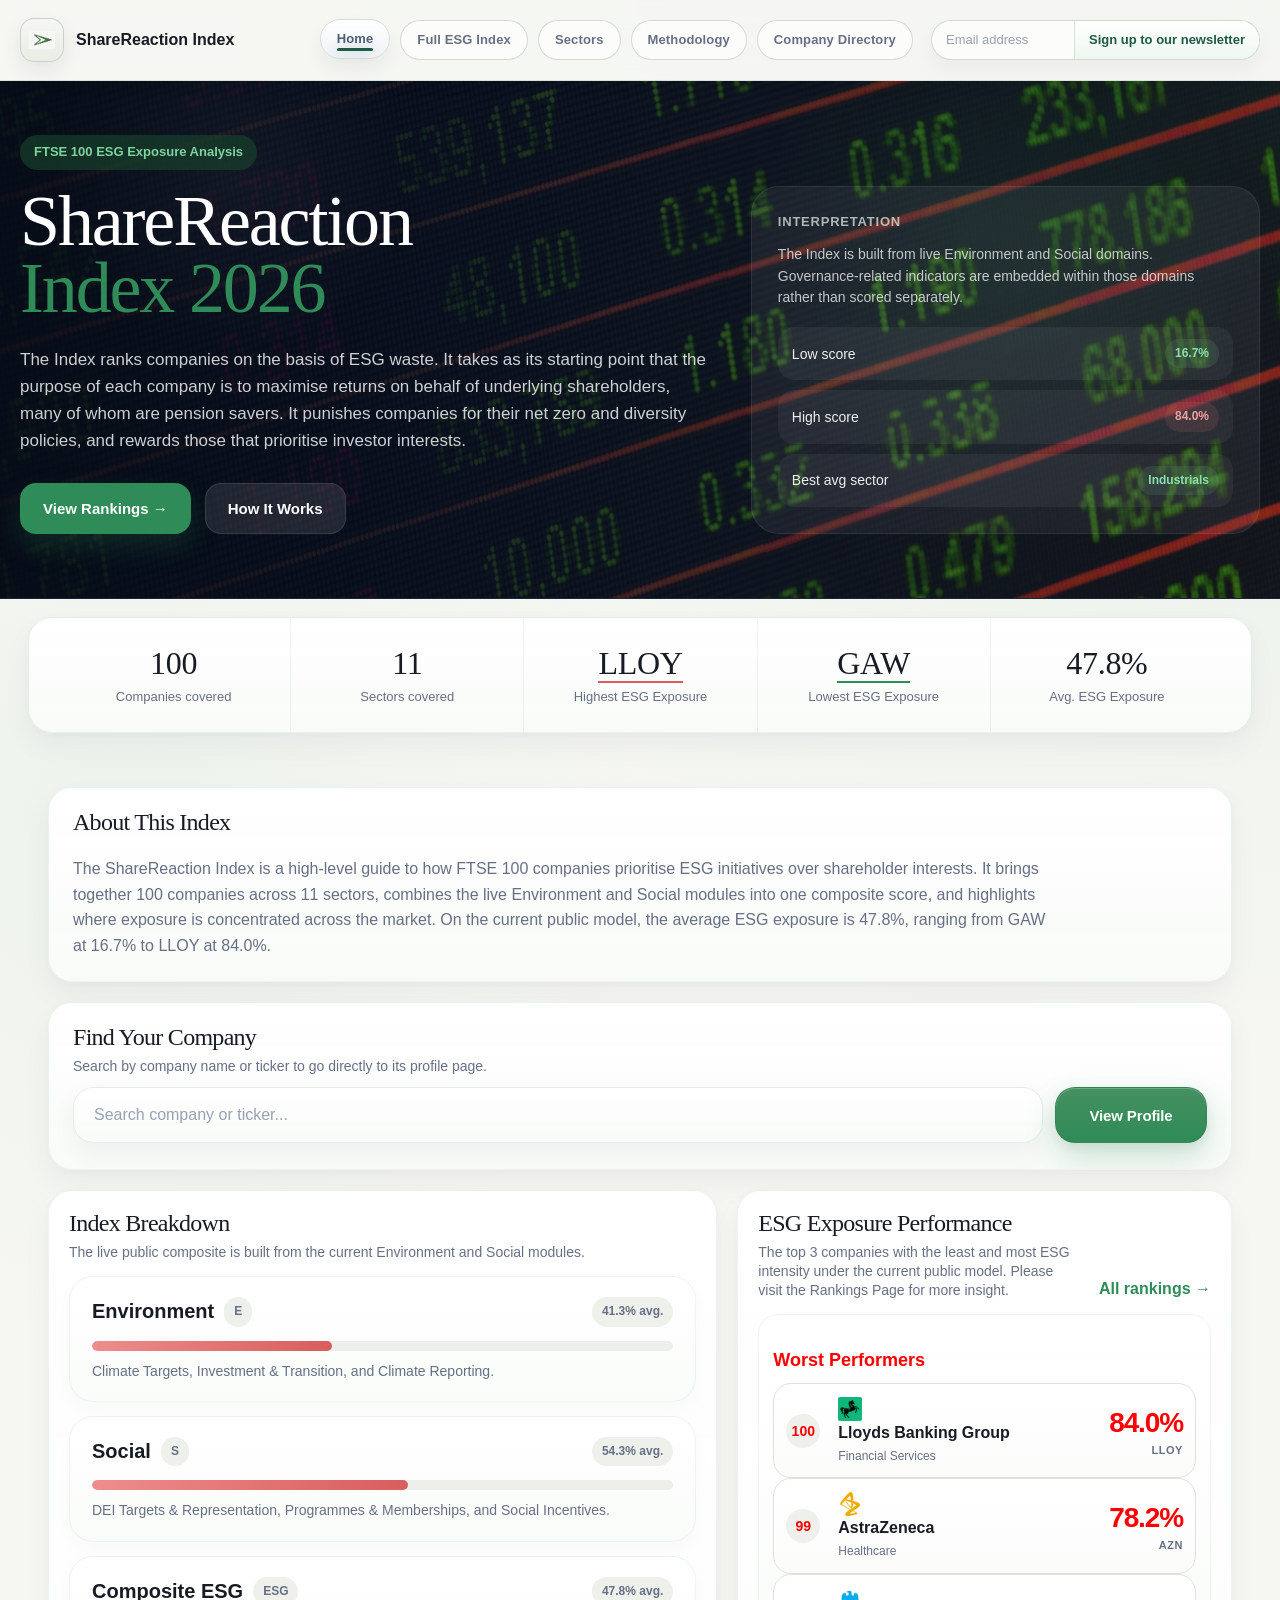
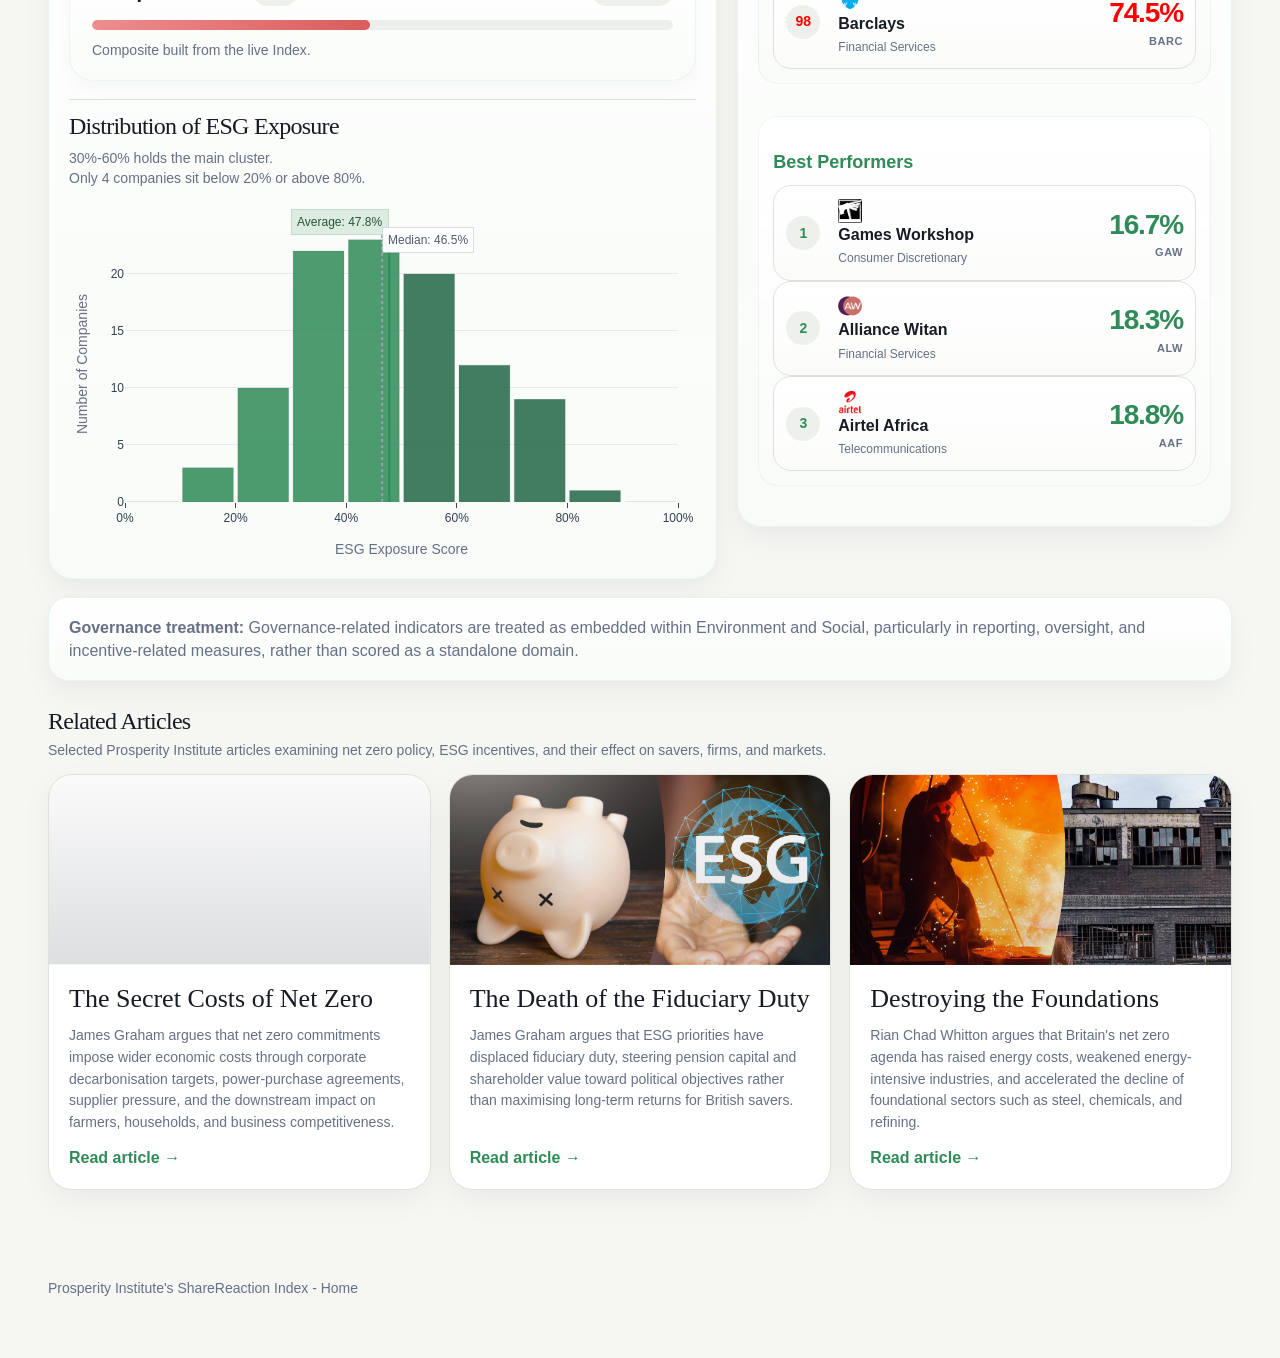
<file: index.html>
<!DOCTYPE html>
<html lang="en">
<head>
  <meta charset="UTF-8" />
  <meta name="viewport" content="width=device-width, initial-scale=1.0" />
  <title>FTSE 100 ESG Exposure Index</title>
  <link rel="stylesheet" href="styles.css" />
  <script src="https://cdn.plot.ly/plotly-2.35.2.min.js"></script>
  <script defer src="data.js"></script>
  <script defer src="index.js"></script>
</head>
<body class="page-home">
  <header>
    <div class="wrap nav">
      <a href="index.html" class="brand">
        <img src="PI_logo.png" alt="Prosperity Institute logo" class="brand-mark" />
        <div class="brand-name">ShareReaction Index</div>
      </a>
      <nav class="nav-links">
        <a href="index.html" class="active">Home</a>
        <a href="esg.html">Full ESG Index</a>
        <a href="sectors.html">Sectors</a>
        <a href="methodology.html">Methodology</a>
        <a href="companies.html">Company Directory</a>
      </nav>
      <form class="newsletter-nav" aria-label="Newsletter signup" onsubmit="event.preventDefault();">
        <input type="email" aria-label="Email address" placeholder="Email address" />
        <button type="submit">Sign up to our newsletter</button>
      </form>
    </div>
  </header>

  <section class="hero">
    <div class="wrap hero-inner">
      <div>
        <div class="eyebrow">FTSE 100 ESG Exposure Analysis</div>
        <h1>
          ShareReaction
          <span class="accent">Index 2026</span>
        </h1>
        <p>
          The Index ranks companies on the basis of ESG waste. It takes as its starting point that the purpose of each company is to maximise returns on behalf of underlying shareholders, many of whom are pension savers. It punishes companies for their net zero and diversity policies, and rewards those that prioritise investor interests.
        </p>

        <div class="hero-actions">
          <a href="esg.html" class="btn btn-primary">View Rankings &rarr;</a>
          <a href="methodology.html" class="btn btn-secondary">How It Works</a>
        </div>
      </div>

      <div class="hero-panel">
        <h3>Interpretation</h3>
        <p>
          The Index is built from live Environment and Social domains.
          Governance-related indicators are embedded within those domains rather than scored separately.
        </p>
        <div class="signal-list" id="heroSignalList"></div>
      </div>
    </div>
  </section>

  <div class="stats-strip">
    <div class="wrap stats-grid" id="overviewStatsGrid"></div>
  </div>

  <section class="page">
    <div class="wrap">
      <div class="card overview-intro-card">
        <div class="section-head overview-feature-head overview-intro-head">
          <div>
            <h2>About This Index</h2>
          </div>
        </div>
        <p id="overviewIntroText">
          The ShareReaction Index reviews FTSE 100 companies through a shareholder-first lens, combining Environment and Social signals into a single view of ESG exposure.
        </p>
      </div>

      <div class="card company-search-card">
        <div class="company-search-head overview-feature-head">
          <h2>Find Your Company</h2>
          <p>Search by company name or ticker to go directly to its profile page.</p>
        </div>
        <form class="company-search-form" id="companySearchForm">
          <input
            class="control company-search-input"
            id="companySearchInput"
            list="companySearchOptions"
            placeholder="Search company or ticker..."
            autocomplete="off"
          />
          <datalist id="companySearchOptions"></datalist>
          <button type="submit" class="btn btn-primary company-search-button">View Profile</button>
        </form>
        <p class="company-search-feedback" id="companySearchFeedback" aria-live="polite"></p>
      </div>

      <div class="overview-feature-grid">
        <div class="card overview-breakdown-card">
          <div class="section-head overview-feature-head">
            <div>
              <h2>Index Breakdown</h2>
              <p>
                The live public composite is built from the current Environment and Social modules.
              </p>
            </div>
          </div>

          <div class="pillar-stack">
            <a href="rankings.html" class="pillar-card-link">
              <div class="pillar-card">
                <div class="pillar-top">
                  <div class="pillar-title">
                    <span>Environment</span>
                    <span class="pill">E</span>
                  </div>
                  <span class="pill" id="envAvgPill">0.0% avg.</span>
                </div>
                <div class="progress red">
                  <span id="envAvgBar" style="width:0%"></span>
                </div>
                <div class="pillar-note">
                  Climate Targets, Investment &amp; Transition, and Climate Reporting.
                </div>
              </div>
            </a>

            <a href="social.html" class="pillar-card-link">
              <div class="pillar-card">
                <div class="pillar-top">
                  <div class="pillar-title">
                    <span>Social</span>
                    <span class="pill">S</span>
                  </div>
                  <span class="pill" id="socAvgPill">0.0% avg.</span>
                </div>
                <div class="progress red">
                  <span id="socAvgBar" style="width:0%"></span>
                </div>
                <div class="pillar-note">
                  DEI Targets &amp; Representation, Programmes &amp; Memberships, and Social Incentives.
                </div>
              </div>
            </a>

            <a href="esg.html" class="pillar-card-link">
              <div class="pillar-card">
                <div class="pillar-top">
                  <div class="pillar-title">
                    <span>Composite ESG</span>
                    <span class="pill">ESG</span>
                  </div>
                  <span class="pill" id="esgAvgPill">0.0% avg.</span>
                </div>
                <div class="progress red">
                  <span id="esgAvgBar" style="width:0%"></span>
                </div>
                <div class="pillar-note">
                  Composite built from the live Index.
                </div>
              </div>
            </a>
          </div>

          <div class="overview-distribution-block">
            <div class="overview-distribution-head">
              <h3 id="overviewDistributionTitle">Distribution of ESG Exposure</h3>
              <p id="overviewDistributionSubtitle"></p>
            </div>
            <div id="overviewDistributionChart" class="overview-distribution-chart"></div>
          </div>
        </div>

        <div class="card overview-leaderboard-card">
          <div class="section-head overview-feature-head">
            <div>
              <h2>ESG Exposure Performance</h2>
              <p>The top 3 companies with the least and most ESG intensity under the current public model. Please visit the Rankings Page for more insight.</p>
            </div>
            <a href="esg.html" class="section-link">All rankings &rarr;</a>
          </div>

          <div class="leaderboard-list" id="overviewLeaderboard"></div>
        </div>
      </div>

      <div class="construction" style="margin-top:18px;">
        <strong>Governance treatment:</strong>
        Governance-related indicators are treated as embedded within Environment and Social,
        particularly in reporting, oversight, and incentive-related measures, rather than scored as a
        standalone domain.
      </div>

      <section class="overview-articles-section">
        <div class="section-head overview-feature-head">
          <div>
            <h2>Related Articles</h2>
            <p>Selected Prosperity Institute articles examining net zero policy, ESG incentives, and their effect on savers, firms, and markets.</p>
          </div>
        </div>

        <div class="overview-articles-grid">
          <a
            href="https://www.prosperity.com/media-publications/the-secret-costs-of-net-zero/"
            class="card article-placeholder-card"
            target="_blank"
            rel="noopener noreferrer"
          >
            <div
              class="article-placeholder-image article-placeholder-image-cover"
              style="background-image: linear-gradient(180deg, rgba(16, 25, 43, 0.02), rgba(16, 25, 43, 0.14)), url('https://www.prosperity.com/wp-content/uploads/2026/01/shutterstock_2282744447-430x430.jpg');"
              aria-hidden="true"
            ></div>
            <div class="article-placeholder-body">
              <h3>The Secret Costs of Net Zero</h3>
              <p>
                James Graham argues that net zero commitments impose wider economic costs through corporate decarbonisation
                targets, power-purchase agreements, supplier pressure, and the downstream impact on farmers, households,
                and business competitiveness.
              </p>
              <span class="section-link">Read article &rarr;</span>
            </div>
          </a>

          <a
            href="https://www.prosperity.com/media-publications/death-of-the-fiduciary-duty/"
            class="card article-placeholder-card"
            target="_blank"
            rel="noopener noreferrer"
          >
            <div
              class="article-placeholder-image article-placeholder-image-cover"
              style="background-image: linear-gradient(180deg, rgba(16, 25, 43, 0.02), rgba(16, 25, 43, 0.14)), url('The_Death_Of_The_Fiduciary_Duty.png');"
              >
            </div>
            <div class="article-placeholder-body">
              <h3>The Death of the Fiduciary Duty</h3>
              <p>
                James Graham argues that ESG priorities have displaced fiduciary duty, steering pension capital and
                shareholder value toward political objectives rather than maximising long-term returns for British savers.
              </p>
              <span class="section-link">Read article &rarr;</span>
            </div>
          </a>

          <a
            href="https://www.prosperity.com/media-publications/destroying-the-foundations/"
            class="card article-placeholder-card"
            target="_blank"
            rel="noopener noreferrer"
          >
            <div
              class="article-placeholder-image article-placeholder-image-cover"
              style="background-image: linear-gradient(180deg, rgba(16, 25, 43, 0.02), rgba(16, 25, 43, 0.14)), url('Destroying_the_Foundations.jpg');"
              >
            </div>
            <div class="article-placeholder-body">
              <h3>Destroying the Foundations</h3>
              <p>
                Rian Chad Whitton argues that Britain&apos;s net zero agenda has raised energy costs, weakened energy-intensive
                industries, and accelerated the decline of foundational sectors such as steel, chemicals, and refining.
              </p>
              <span class="section-link">Read article &rarr;</span>
            </div>
          </a>
        </div>
      </section>
    </div>
  </section>

  <footer class="foot">
    <div class="wrap">
      Prosperity Institute's ShareReaction Index - Home
    </div>
  </footer>
</body>
</html>
</file>
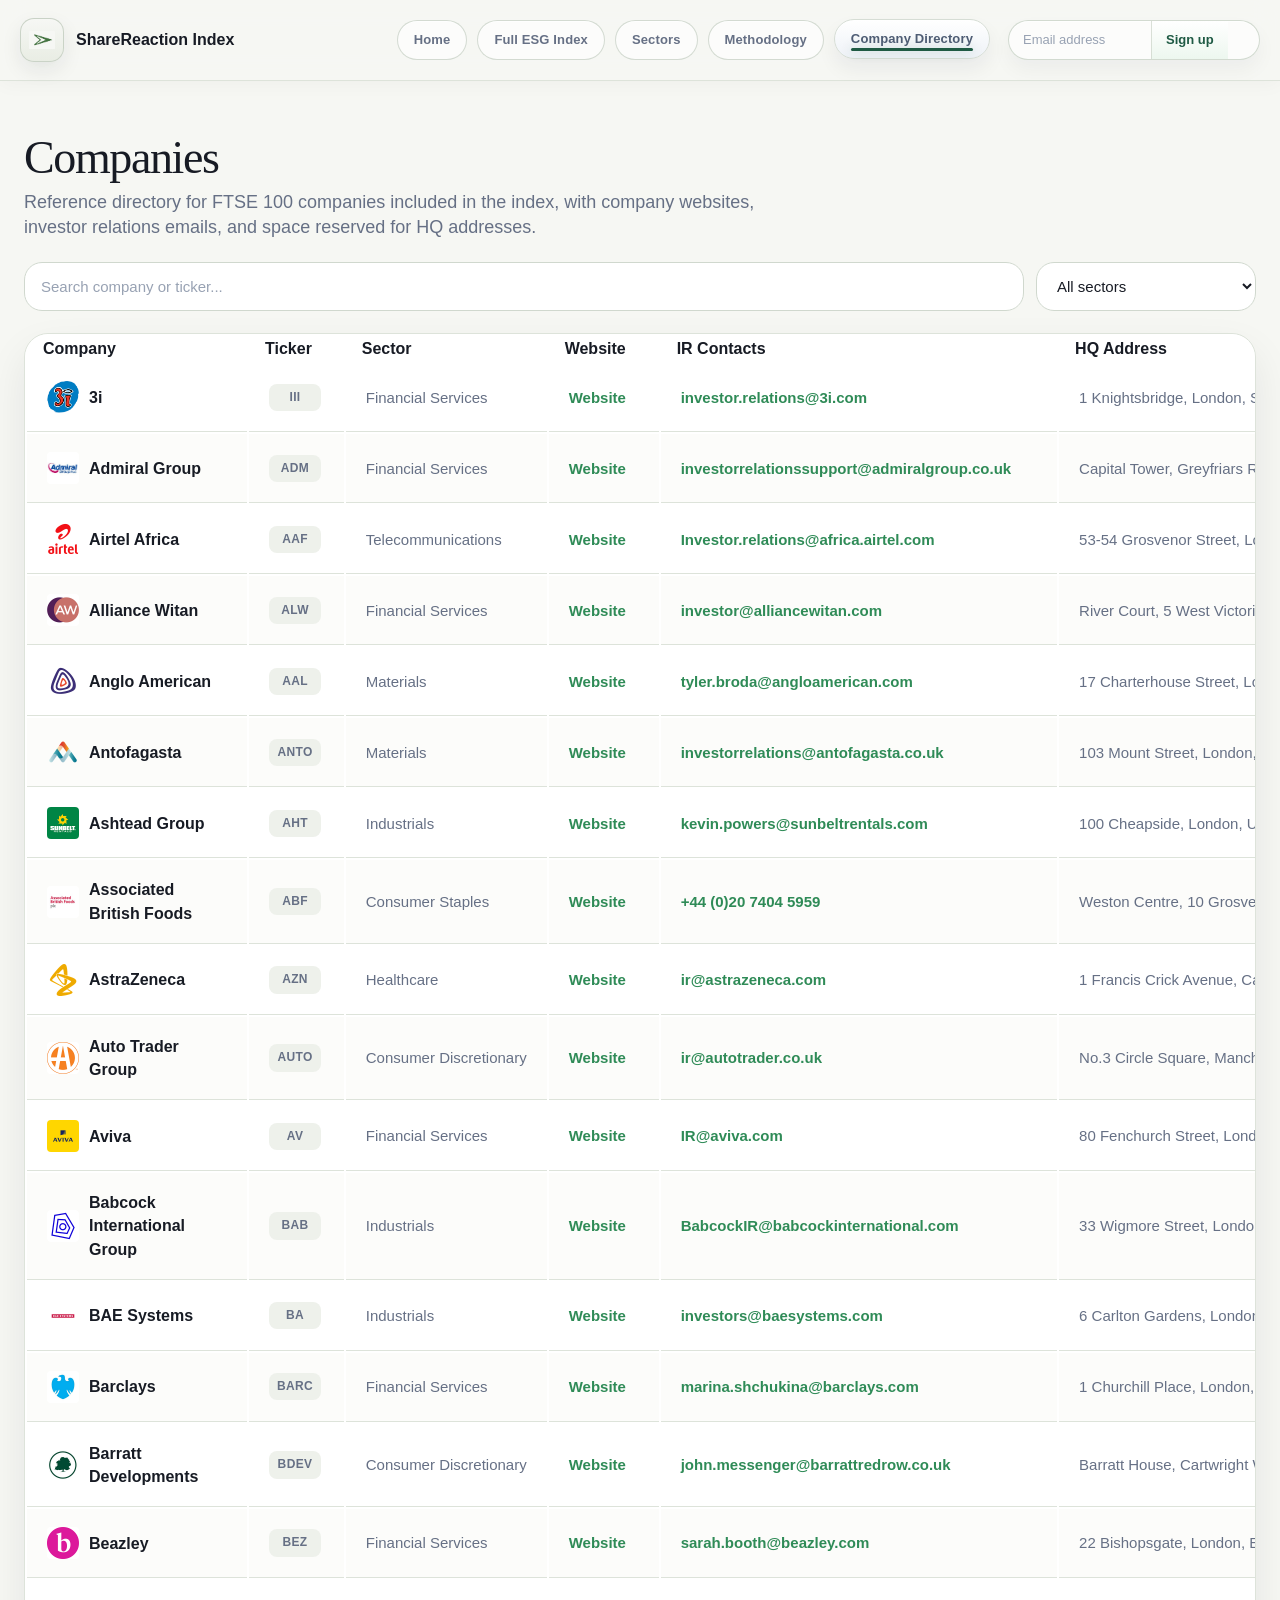
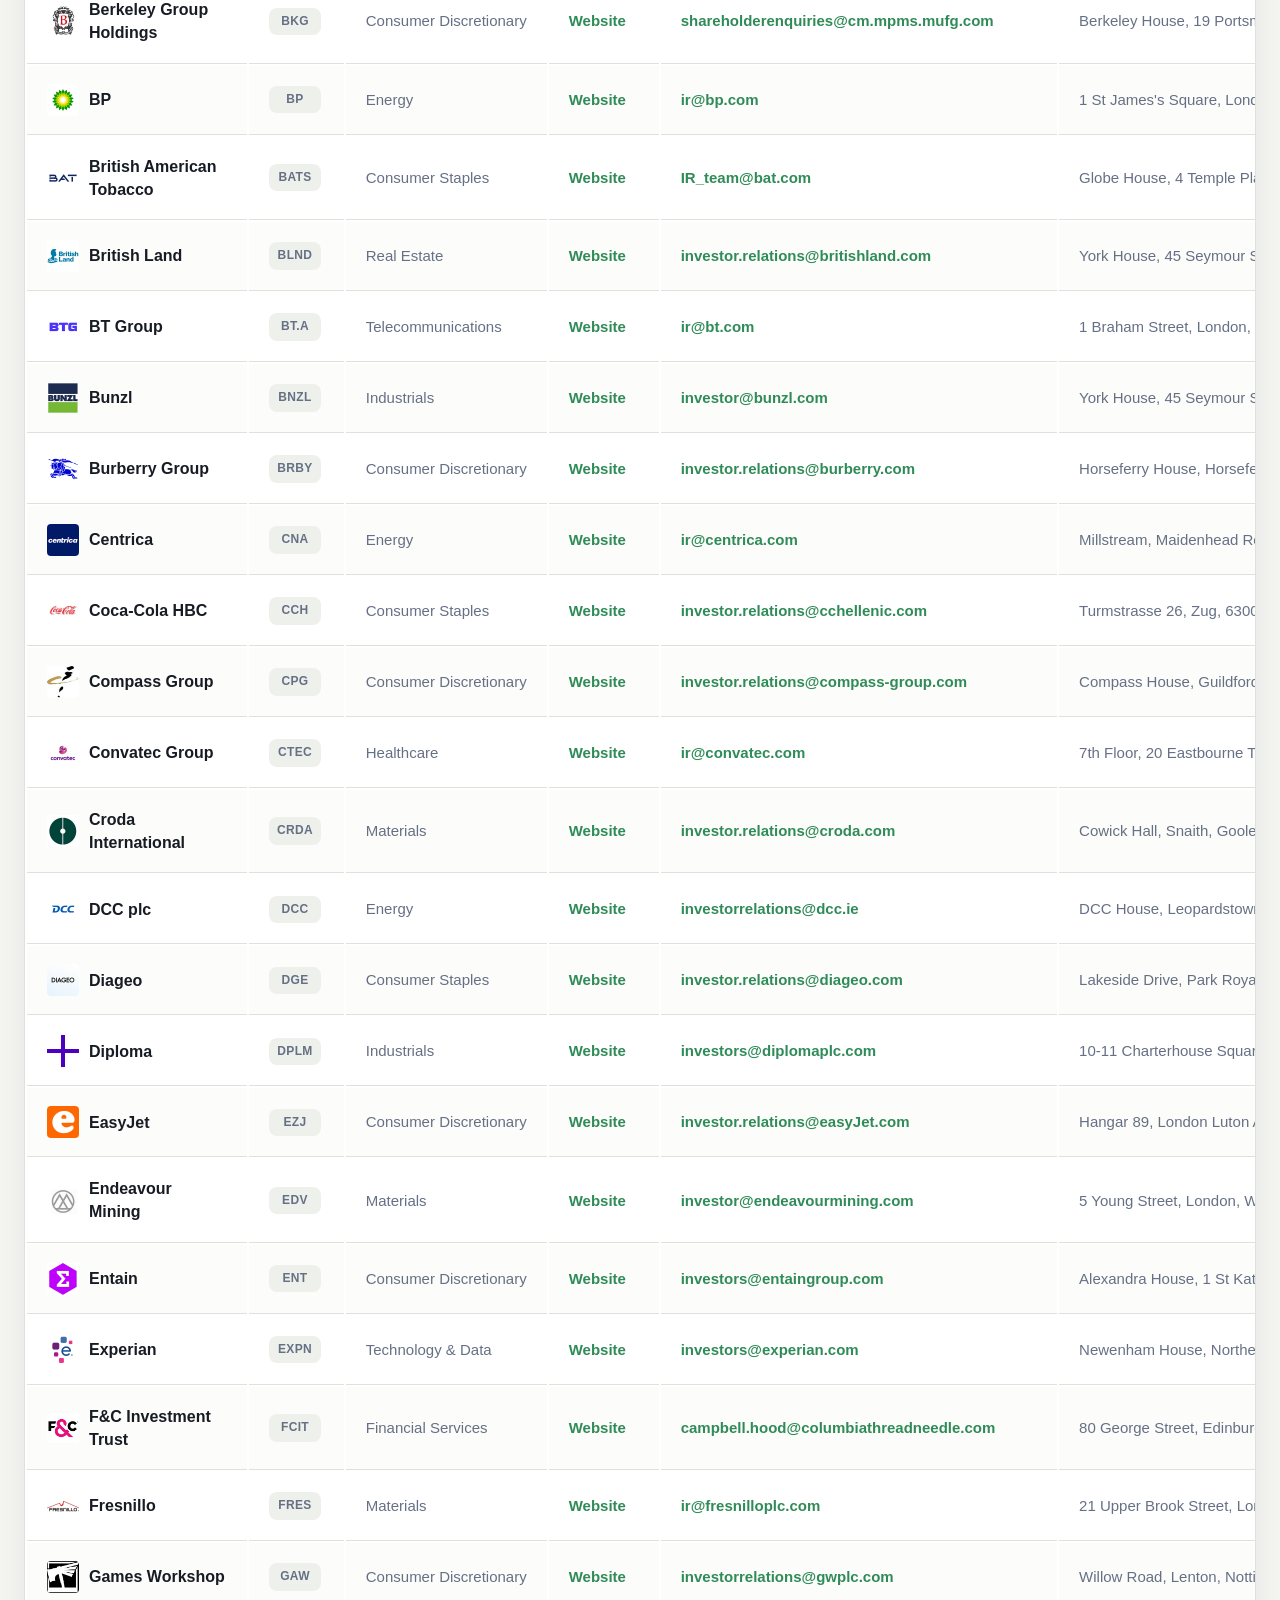
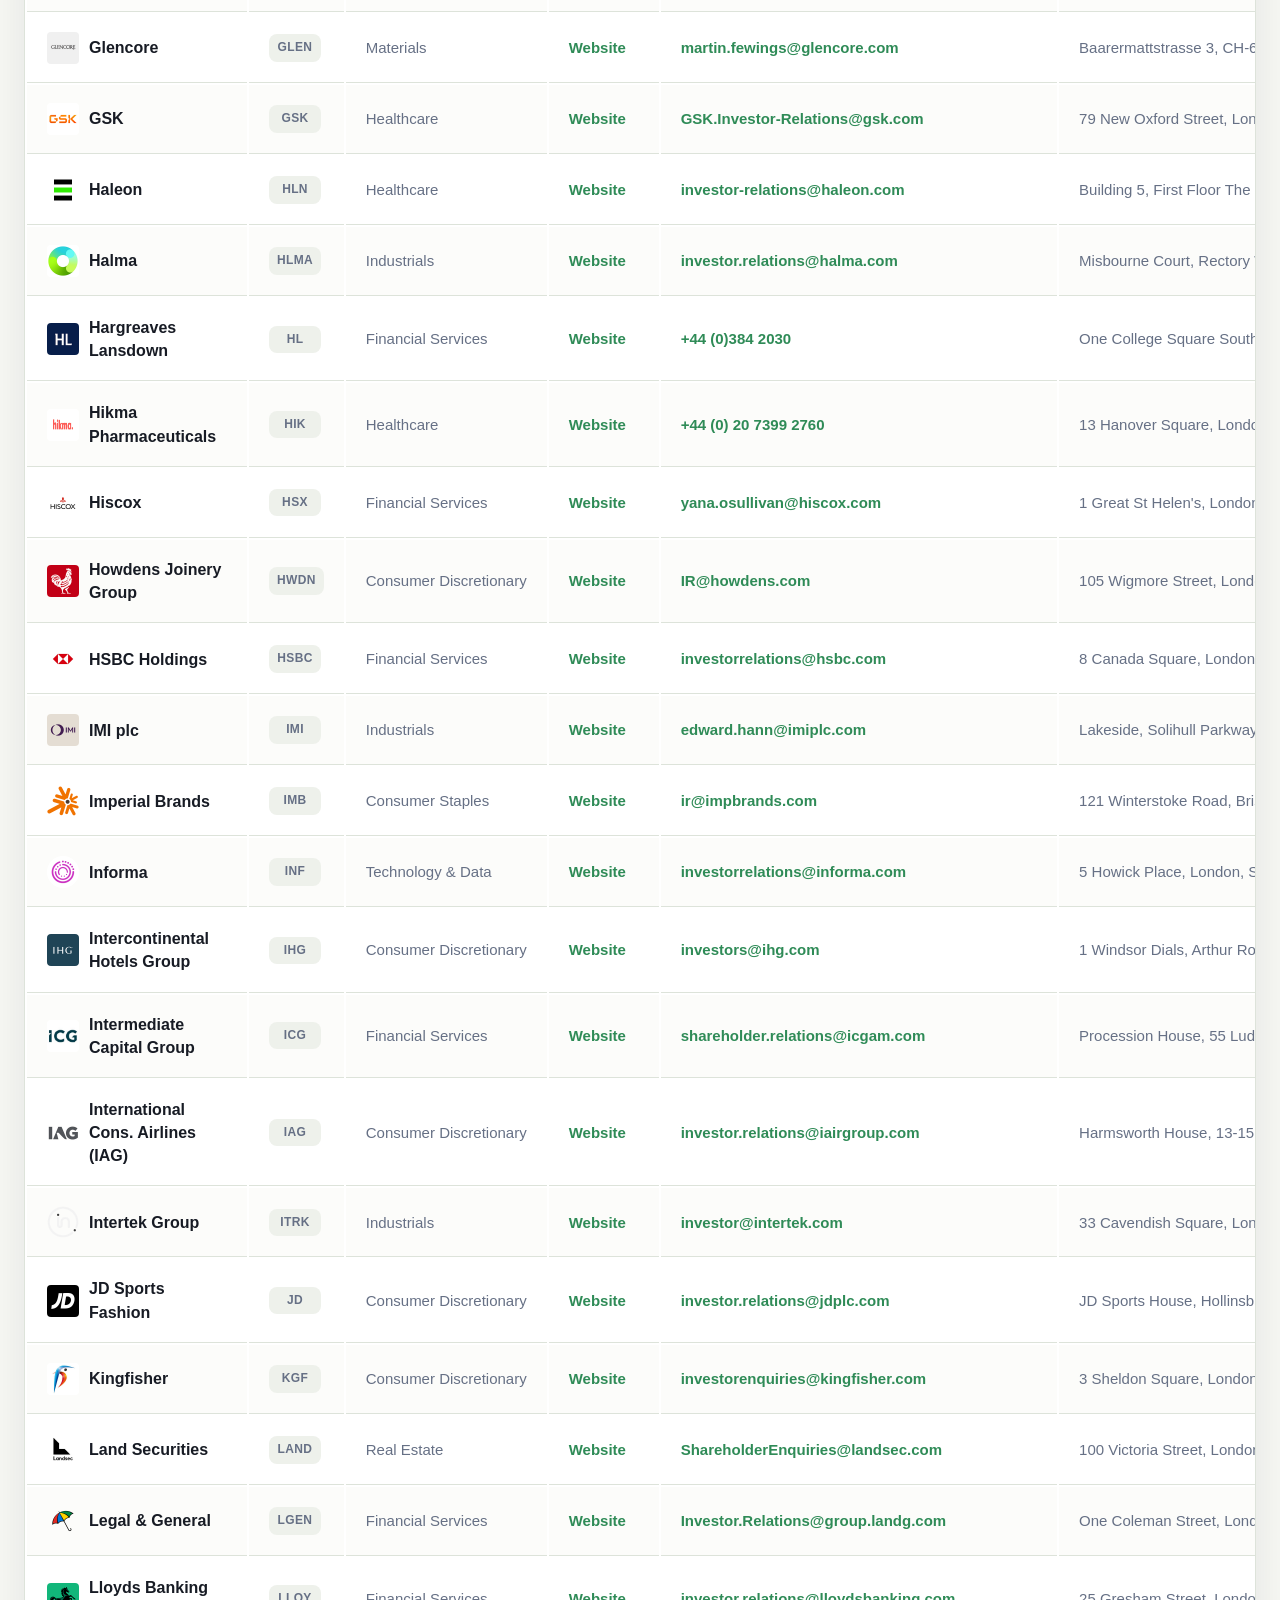
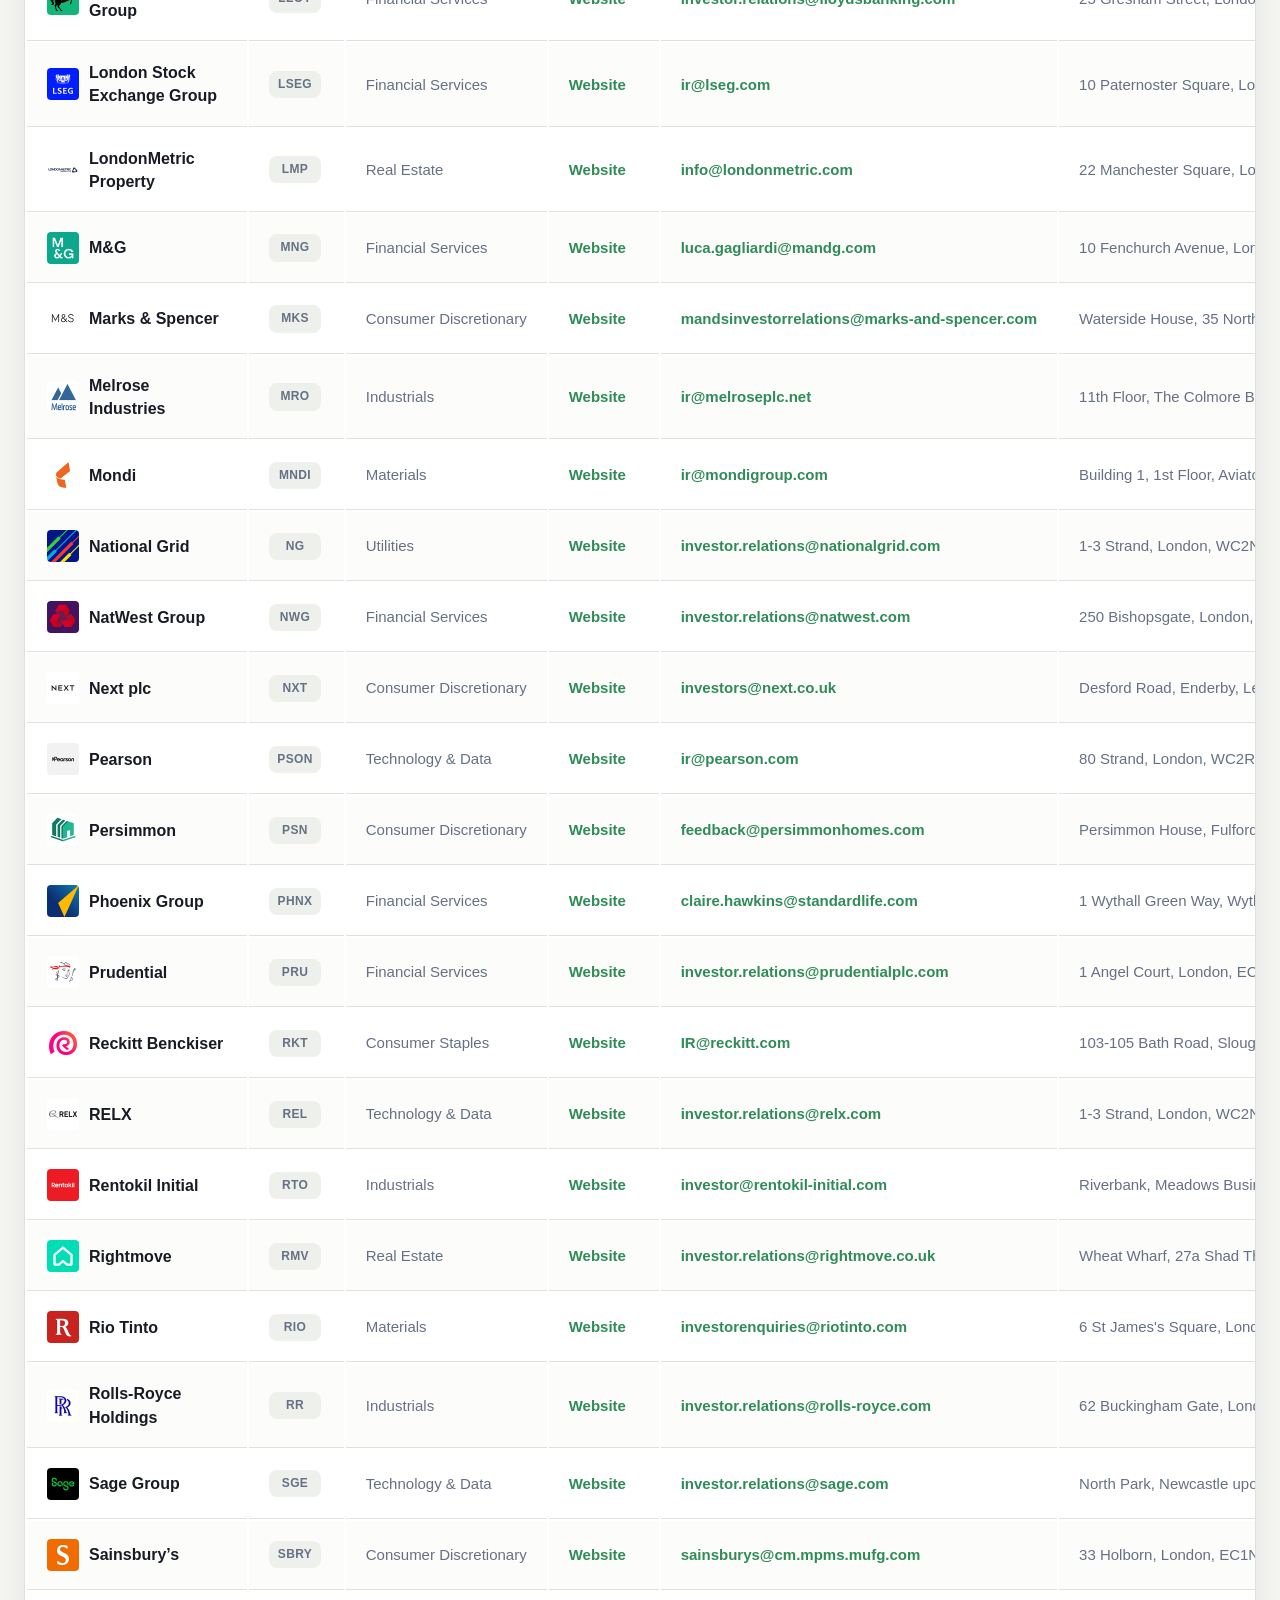
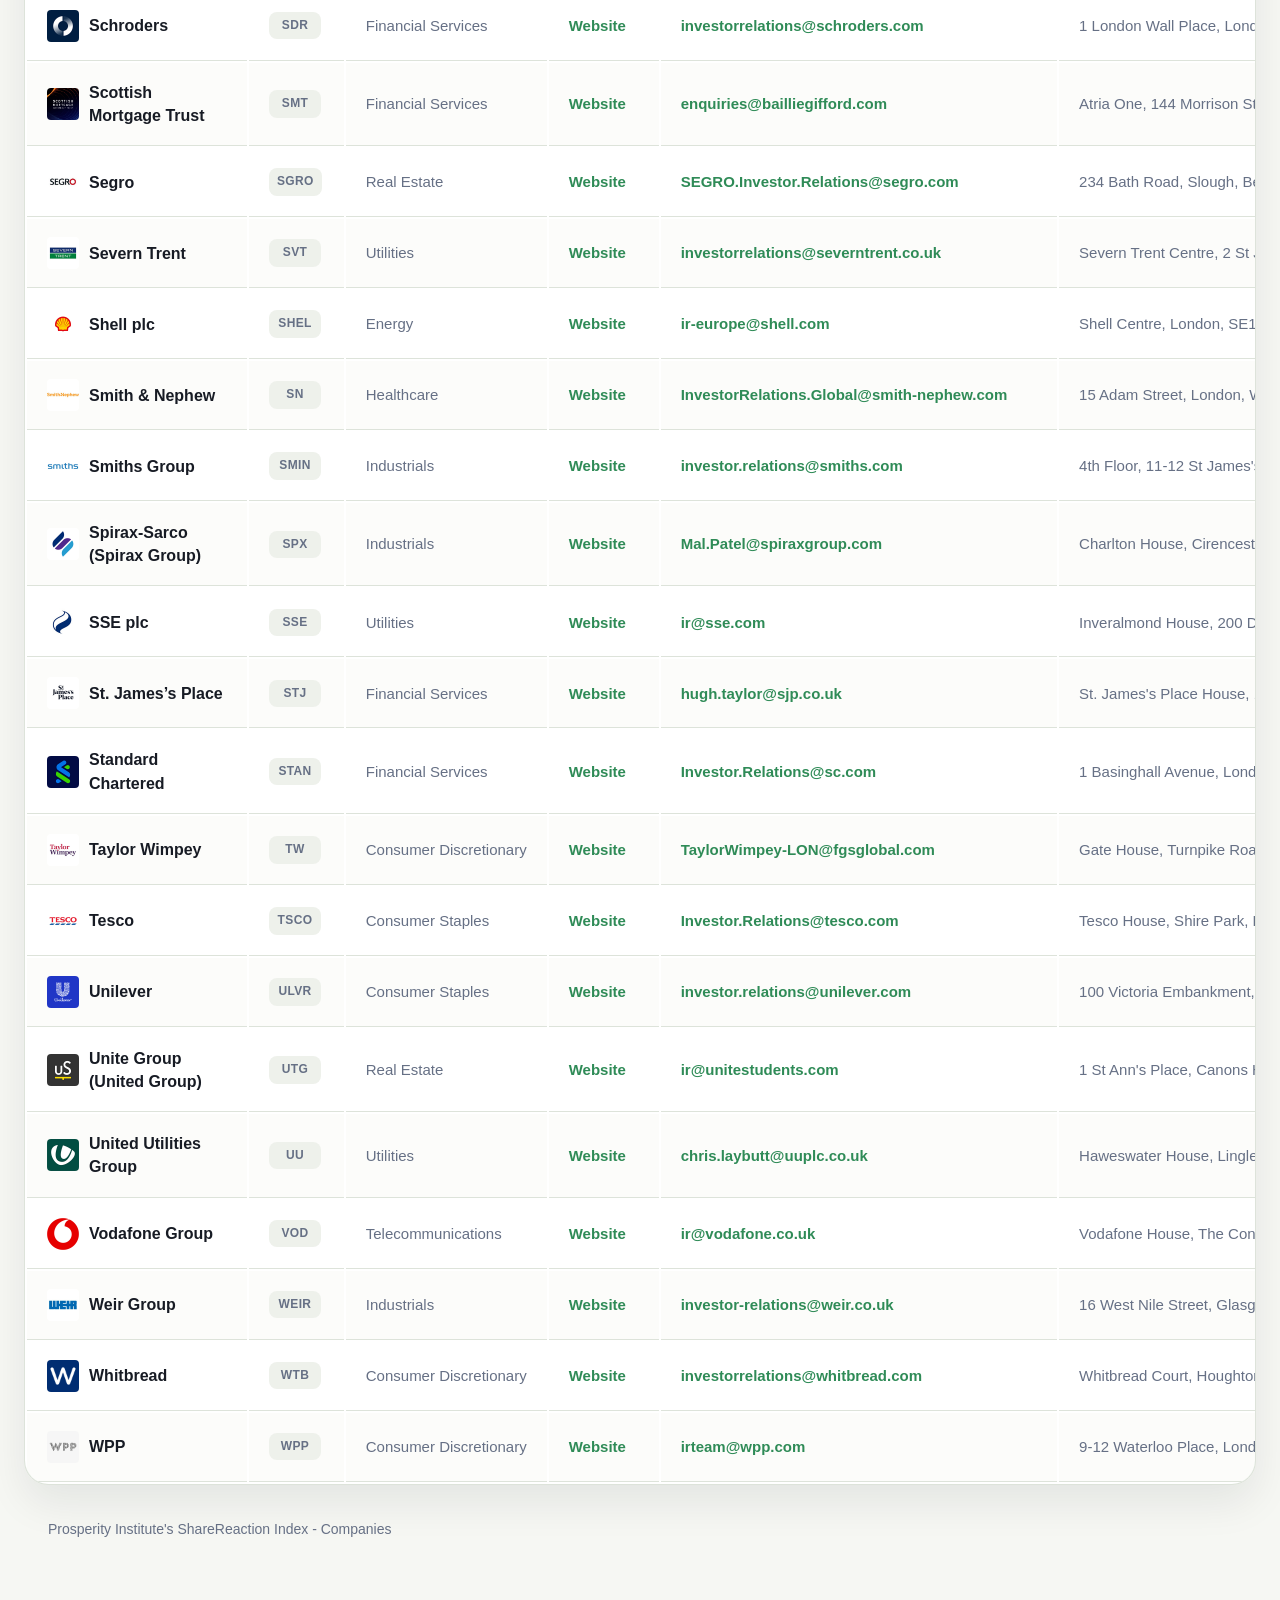
<file: companies.html>
<!DOCTYPE html>
<html lang="en">
<head>
  <meta charset="UTF-8" />
  <meta name="viewport" content="width=device-width, initial-scale=1.0" />
  <title>Companies | FTSE 100 ESG Exposure Index</title>
  <link rel="stylesheet" href="styles.css" />
  <script defer src="data.js"></script>
  <script defer src="companies.js"></script>
</head>
<body class="page-companies">
  <header>
    <div class="wrap nav">
      <a href="index.html" class="brand">
        <img src="PI_logo.png" alt="Prosperity Institute logo" class="brand-mark" />
        <div class="brand-name">ShareReaction Index</div>
      </a>
      <nav class="nav-links">
        <a href="index.html">Home</a>
        <a href="esg.html">Full ESG Index</a>
        <a href="sectors.html">Sectors</a>
        <a href="methodology.html">Methodology</a>
        <a href="companies.html" class="active">Company Directory</a>
      </nav>
      <form class="newsletter-nav" aria-label="Newsletter signup" onsubmit="event.preventDefault();">
        <input type="email" aria-label="Email address" placeholder="Email address" />
        <button type="submit">Sign up</button>
      </form>
    </div>
  </header>

  <section class="page">
    <div class="wrap-wide">
      <div class="section-head">
        <div>
          <h1>Companies</h1>
          <p>
            Reference directory for FTSE 100 companies included in the index, with company websites, investor
            relations emails, and space reserved for HQ addresses.
          </p>
        </div>
      </div>

      <div class="toolbar">
        <input class="control" id="searchInput" placeholder="Search company or ticker..." />
        <select class="control" id="sectorFilter">
          <option value="">All sectors</option>
        </select>
      </div>

      <div class="table-card">
        <div class="table-wrap">
          <table>
            <thead>
              <tr>
                <th data-sort="Company">Company</th>
                <th data-sort="Ticker">Ticker</th>
                <th data-sort="Sector">Sector</th>
                <th data-sort="Website">Website</th>
                <th data-sort="IR_Email">IR Contacts</th>
                <th data-sort="HQ_Address">HQ Address</th>
              </tr>
            </thead>
            <tbody id="tableBody"></tbody>
          </table>
        </div>
      </div>

      <footer class="foot">
        <div class="wrap-wide">
          Prosperity Institute's ShareReaction Index - Companies
        </div>
      </footer>
    </div>
  </section>
</body>
</html>
</file>
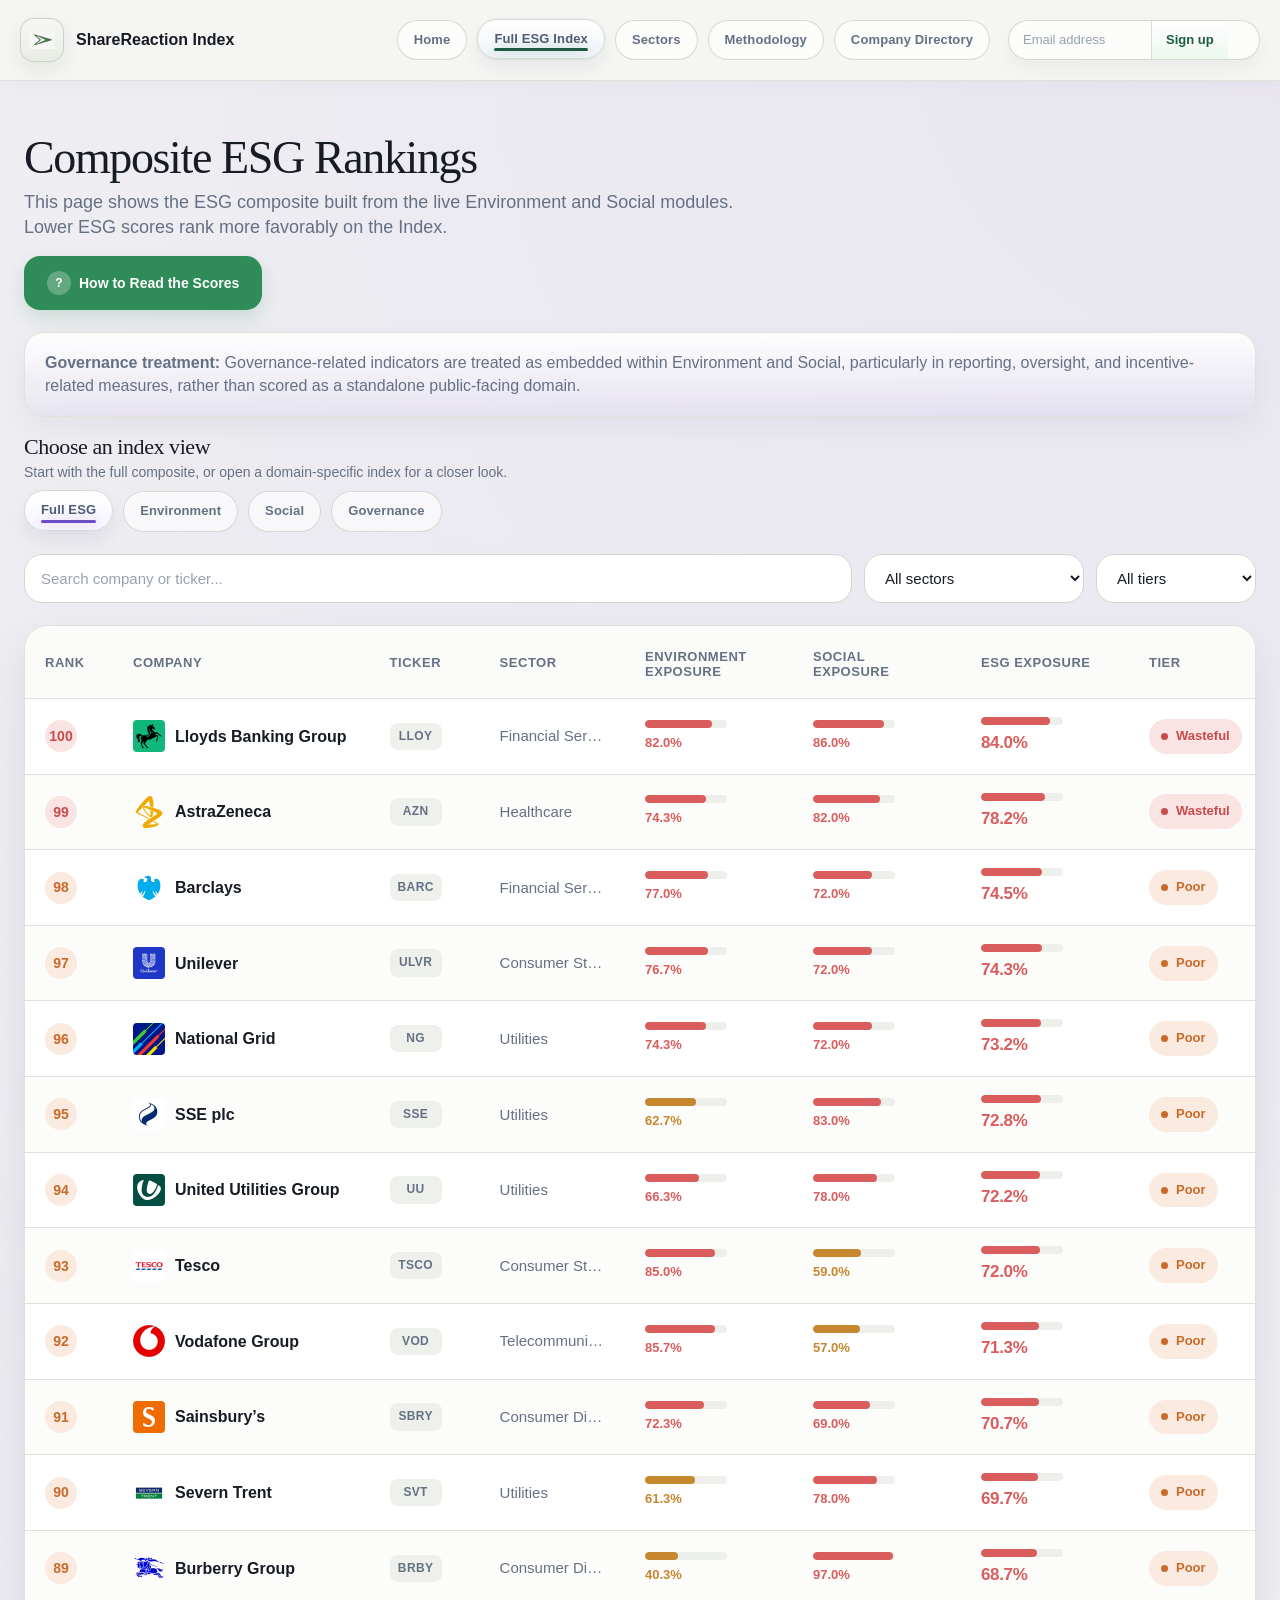
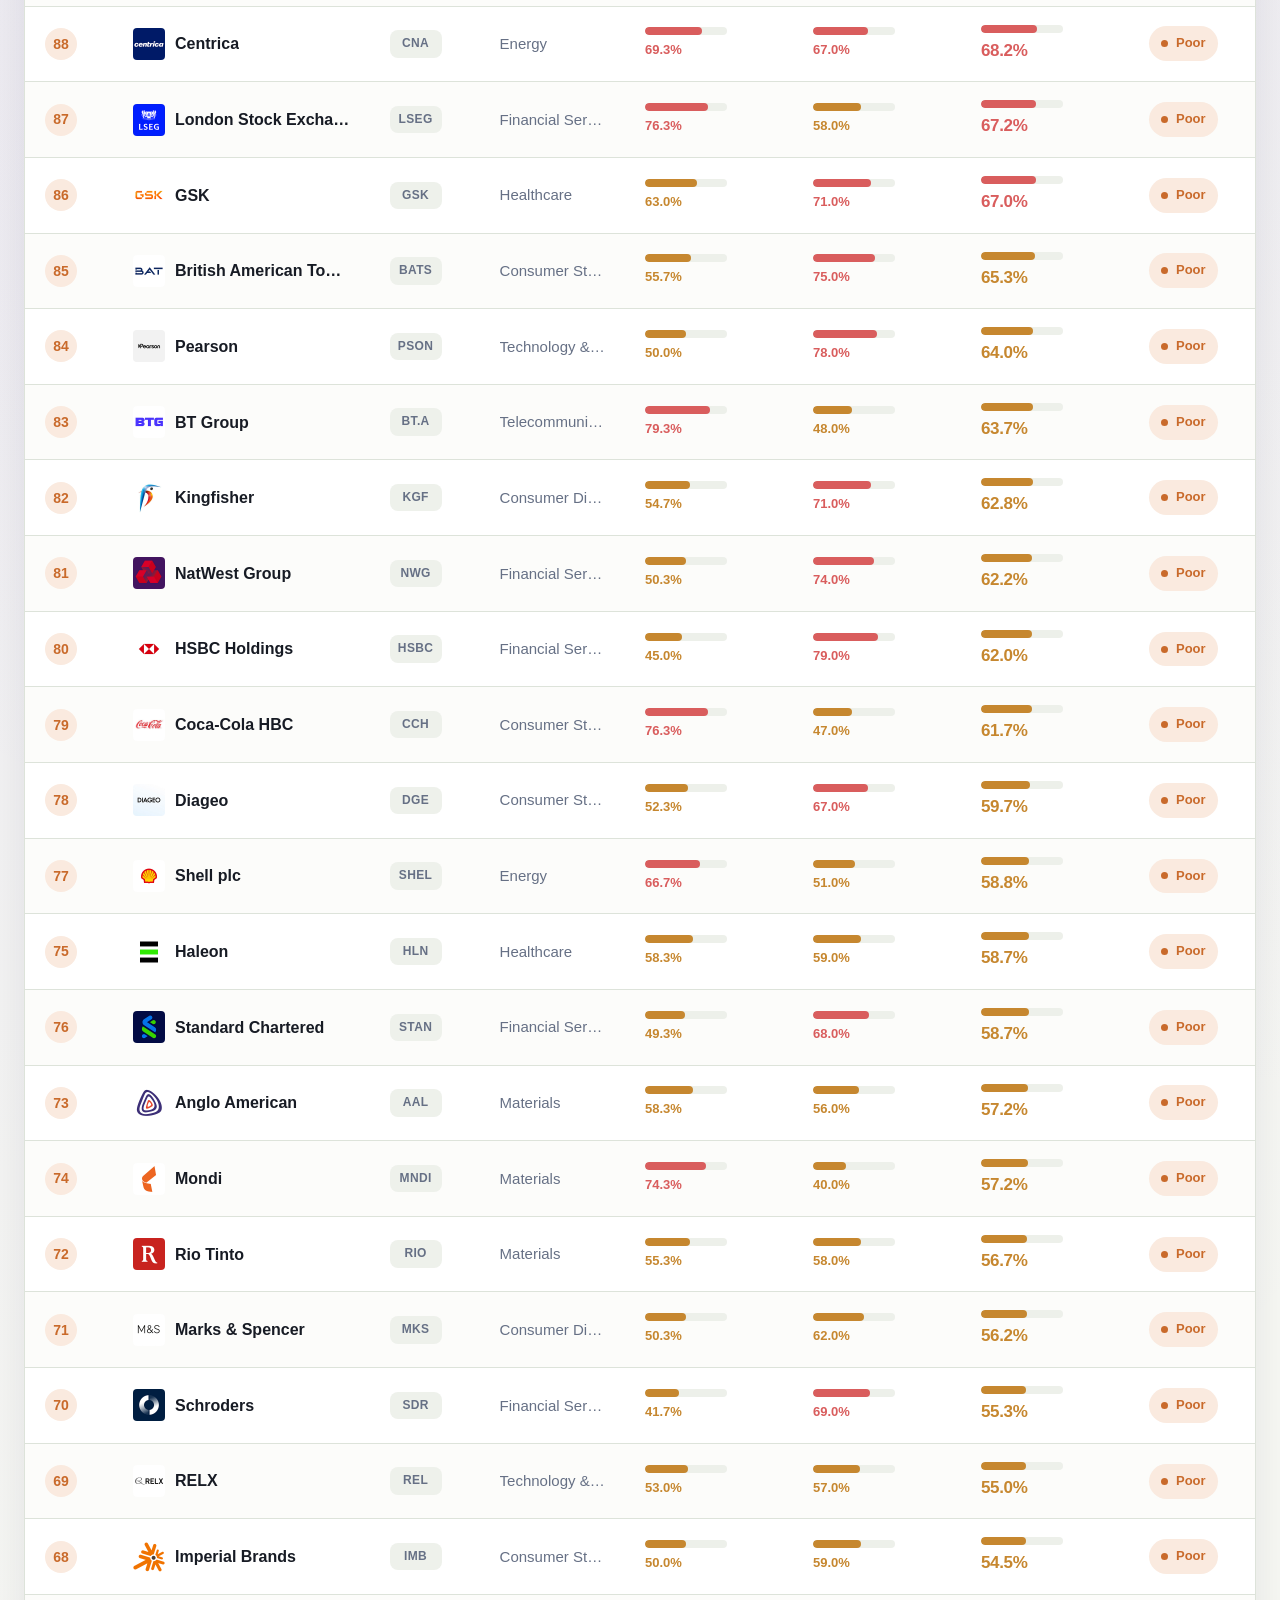
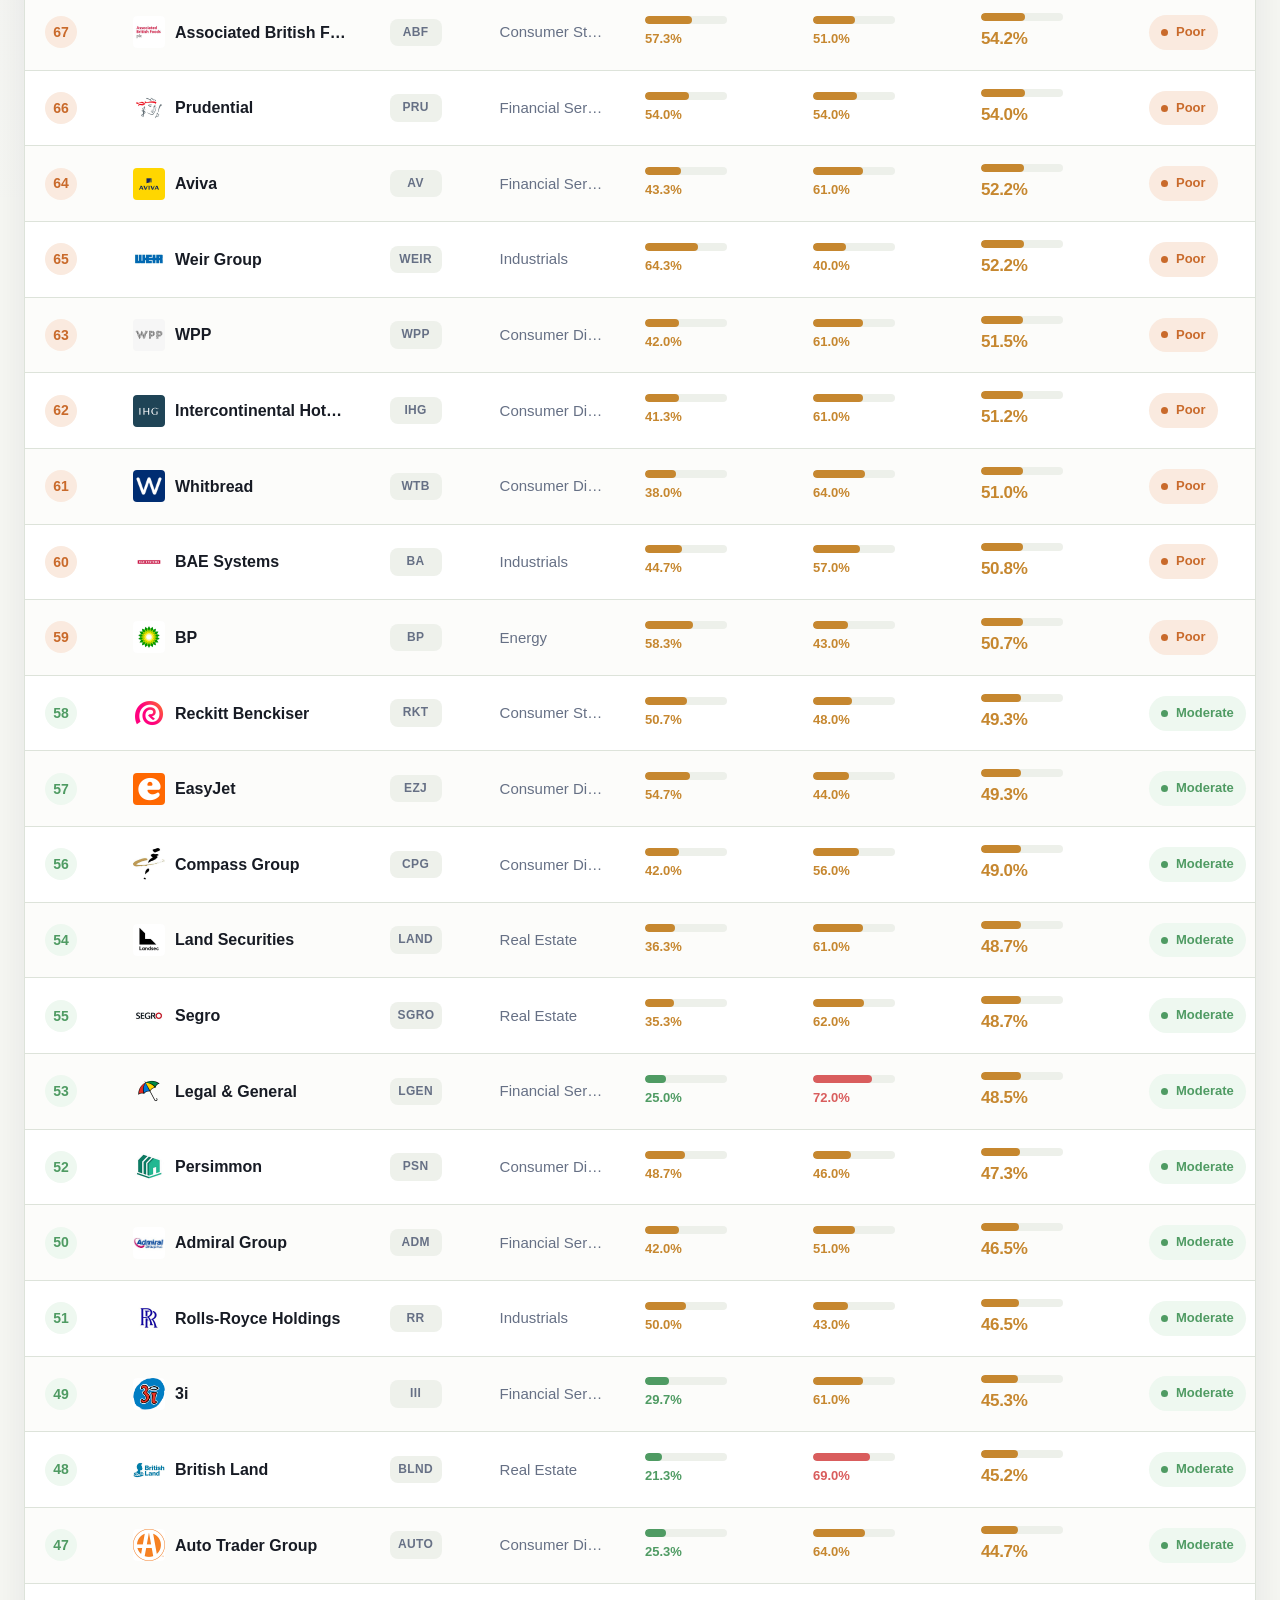
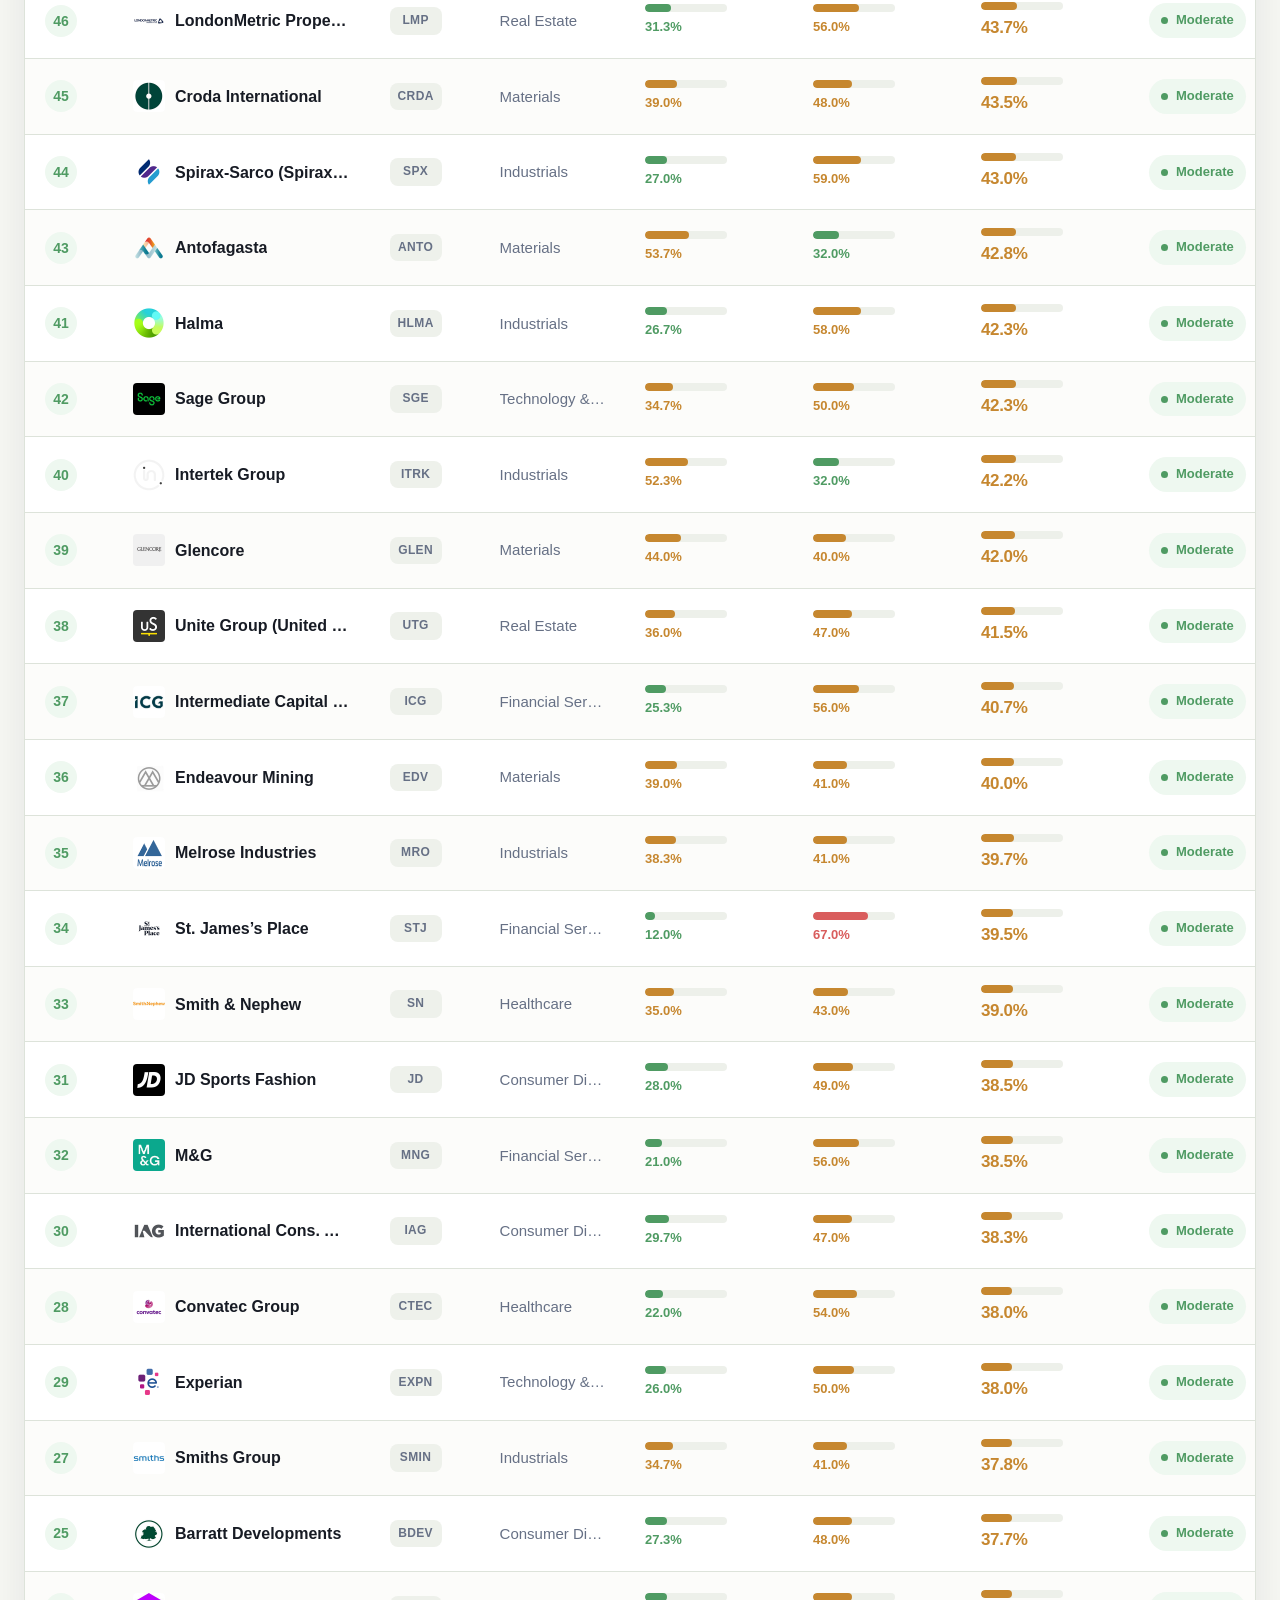
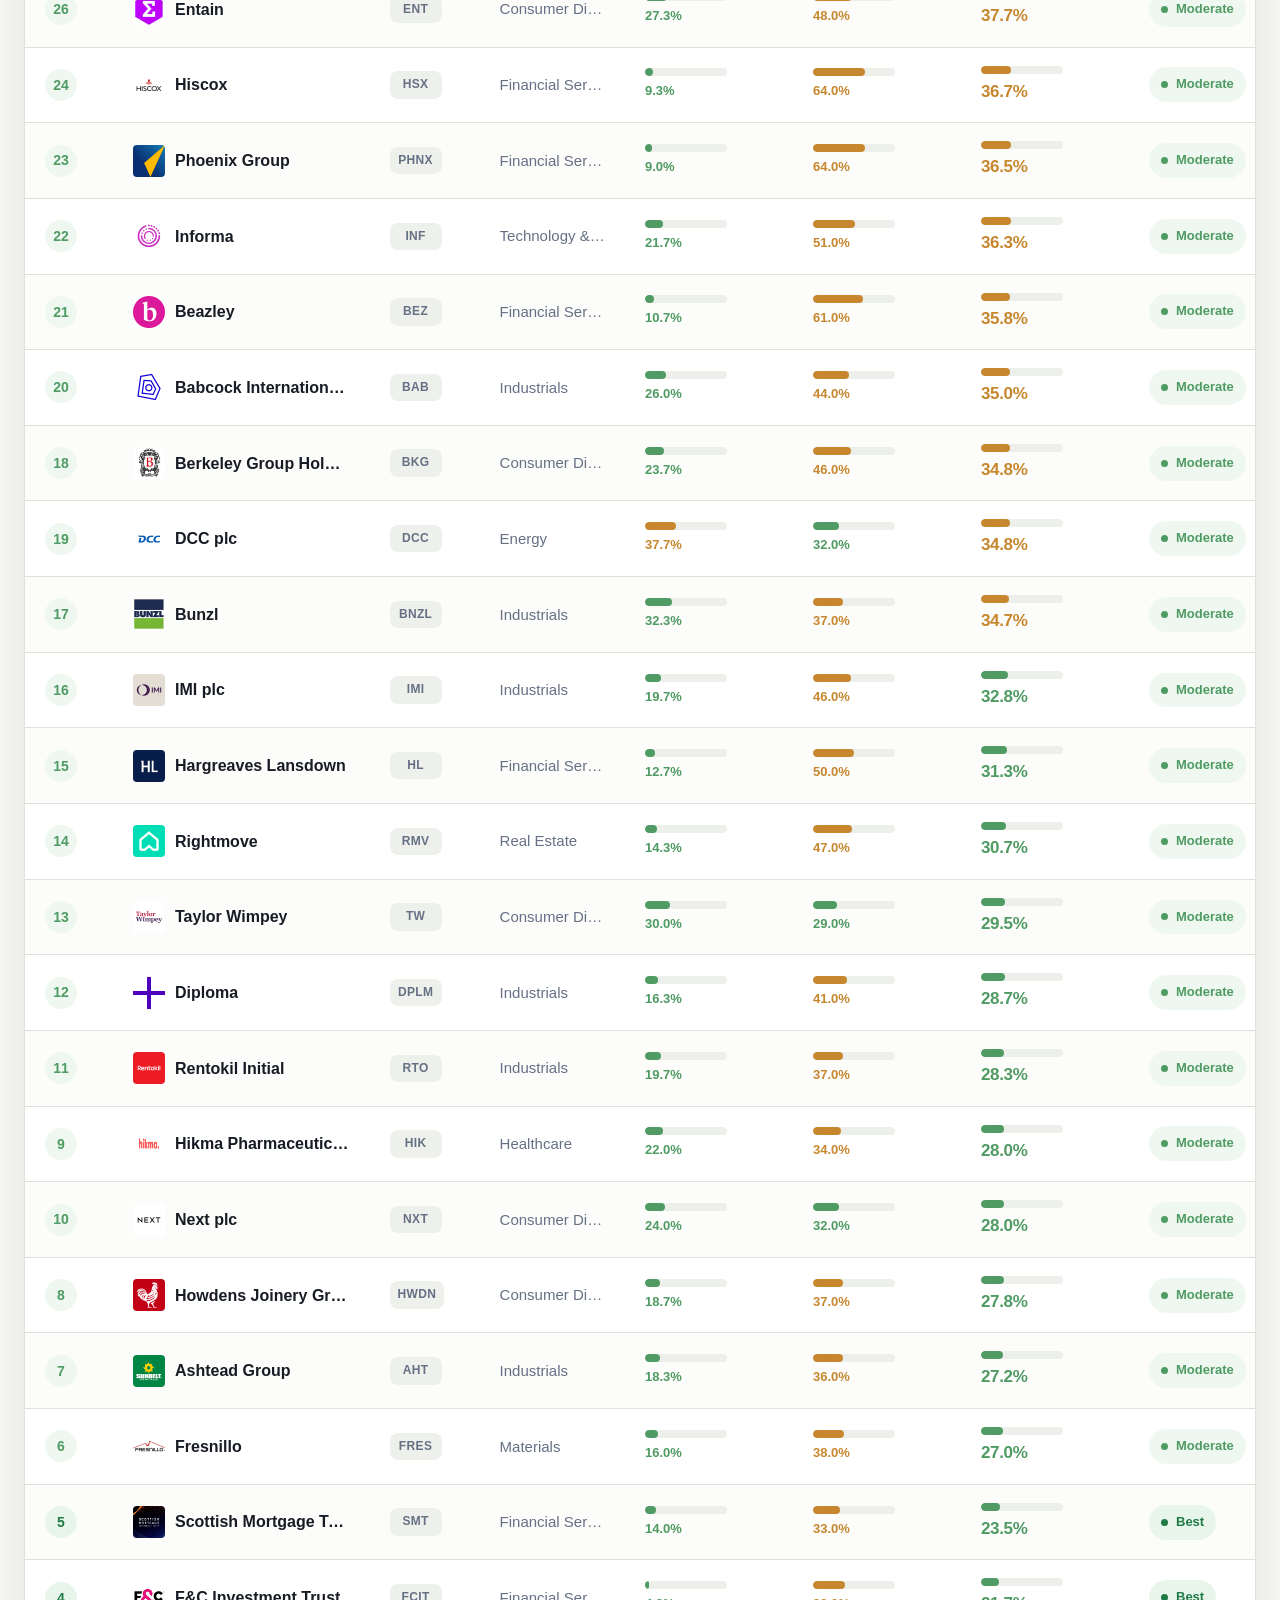
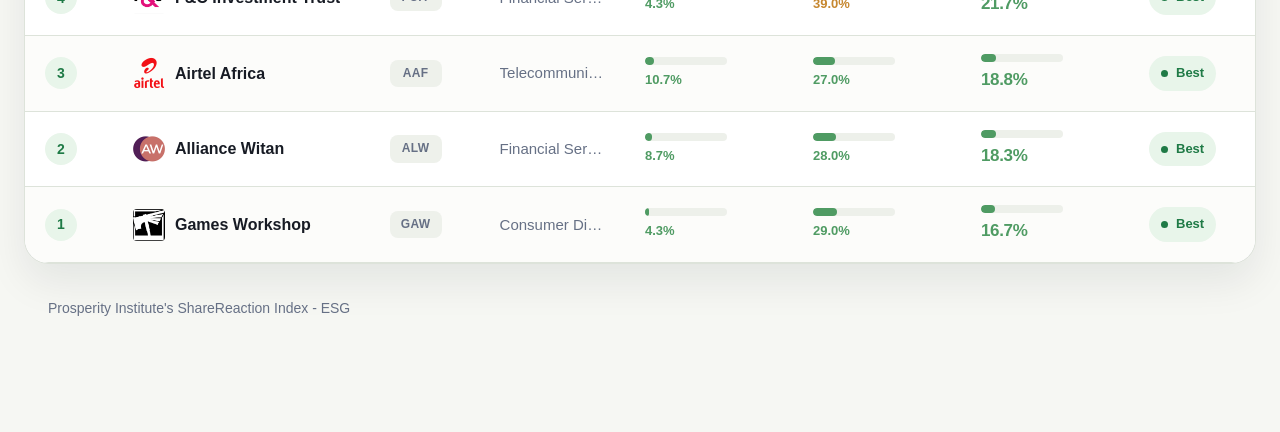
<file: esg.html>
<!DOCTYPE html>
<html lang="en">
<head>
  <meta charset="UTF-8" />
  <meta name="viewport" content="width=device-width, initial-scale=1.0" />
  <title>ESG Rankings | FTSE 100 ESG Exposure Index</title>
  <link rel="stylesheet" href="styles.css" />
  <script defer src="data.js"></script>
  <script defer src="esg.js"></script>
</head>
<body class="page-esg">
  <header>
    <div class="wrap nav">
      <a href="index.html" class="brand">
        <img src="PI_logo.png" alt="Prosperity Institute logo" class="brand-mark" />
        <div class="brand-name">ShareReaction Index</div>
      </a>
      <nav class="nav-links">
        <a href="index.html">Home</a>
        <a href="esg.html" class="active">Full ESG Index</a>
        <a href="sectors.html">Sectors</a>
        <a href="methodology.html">Methodology</a>
        <a href="companies.html">Company Directory</a>
      </nav>
      <form class="newsletter-nav" aria-label="Newsletter signup" onsubmit="event.preventDefault();">
        <input type="email" aria-label="Email address" placeholder="Email address" />
        <button type="submit">Sign up</button>
      </form>
    </div>
  </header>

  <section class="page">
    <div class="wrap-wide">
      <div class="section-head">
        <div>
          <h1>Composite ESG Rankings</h1>
          <p>
            This page shows the ESG composite built from the live Environment and Social modules.
            Lower ESG scores rank more favorably on the Index.
          </p>
          <button class="btn btn-score-info" id="scoreInfoBtn" aria-label="Open how to read scores information">
            <span>?</span>
            How to Read the Scores
          </button>
        </div>
      </div>

      <div class="construction" style="margin-bottom: 18px;">
        <strong>Governance treatment:</strong>
        Governance-related indicators are treated as embedded within Environment and Social, particularly in reporting, oversight, and incentive-related measures, rather than scored as a standalone public-facing domain.
      </div>

      <div class="domain-index-switcher">
        <h2>Choose an index view</h2>
        <p>Start with the full composite, or open a domain-specific index for a closer look.</p>
        <nav class="domain-index-tabs" aria-label="Index views">
          <a href="esg.html" class="domain-index-tab active">Full ESG</a>
          <a href="rankings.html" class="domain-index-tab">Environment</a>
          <a href="social.html" class="domain-index-tab">Social</a>
          <a href="governance.html" class="domain-index-tab">Governance</a>
        </nav>
      </div>

      <div class="toolbar">
        <input class="control" id="searchInput" placeholder="Search company or ticker..." />
        <select class="control" id="sectorFilter">
          <option value="">All sectors</option>
        </select>
        <select class="control" id="tierFilter">
          <option value="">All tiers</option>
          <option value="best">Best</option>
          <option value="moderate">Moderate</option>
          <option value="poor">Poor</option>
          <option value="wasteful">Wasteful</option>
        </select>
      </div>

      <div class="table-card">
        <div class="table-wrap">
          <table class="score-table">
            <thead class="table-header">
              <tr class="header-row">
                <th><button type="button" class="header-cell" data-sort="rank">Rank</button></th>
                <th><button type="button" class="header-cell" data-sort="Company">Company</button></th>
                <th><button type="button" class="header-cell" data-sort="Ticker">Ticker</button></th>
                <th><button type="button" class="header-cell" data-sort="Sector">Sector</button></th>
                <th><button type="button" class="header-cell" data-sort="Environment_Score">Environment Exposure</button></th>
                <th><button type="button" class="header-cell" data-sort="Social_Score">Social Exposure</button></th>
                <th><button type="button" class="header-cell" data-sort="ESG_Score">ESG Exposure</button></th>
                <th><button type="button" class="header-cell" data-sort="tier">Tier</button></th>
              </tr>
            </thead>
            <tbody class="table-body" id="tableBody"></tbody>
          </table>
        </div>
      </div>

      <footer class="foot">
        <div class="wrap-wide">
          Prosperity Institute's ShareReaction Index - ESG
        </div>
      </footer>
    </div>
  </section>
  <!-- Score Info Modal -->
  <div id="scoreInfoModal" class="modal" role="dialog" aria-labelledby="scoreInfoTitle" aria-hidden="true">
    <div class="modal-overlay"></div>
    <div class="modal-content">
      <div class="modal-header">
        <h2 id="scoreInfoTitle">How to Read the Scores</h2>
        <button class="modal-close" id="scoreInfoClose" aria-label="Close"></button>
      </div>
      <div class="modal-body">
        <p><strong>The FTSE 100 ESG Exposure Index uses a contrarian framework.</strong> Higher values reflect greater ESG-related commitments, programmes, incentives, and reporting intensity.</p>
        
        <h3>Score Interpretation</h3>
        <p><strong>Lower scores rank more favorably on the Index.</strong> A company with a score of 0.15 ranks more favorably than a company with a score of 0.65.</p>
        
        <div class="score-guide">
          <div class="score-tier">
            <div class="tier-indicator best"></div>
            <div>
              <strong>Best</strong><br>
              <span class="score-range">0.00 – 0.25</span>
              <p>Minimal ESG intensity; fewer commitments and lower reporting.</p>
            </div>
          </div>
          
          <div class="score-tier">
            <div class="tier-indicator moderate"></div>
            <div>
              <strong>Moderate</strong><br>
              <span class="score-range">0.25 – 0.50</span>
              <p>Low to moderate ESG intensity; selective programs and moderate reporting.</p>
            </div>
          </div>
          
          <div class="score-tier">
            <div class="tier-indicator poor"></div>
            <div>
              <strong>Poor</strong><br>
              <span class="score-range">0.50 – 0.75</span>
              <p>High ESG intensity; established commitments and regular reporting.</p>
            </div>
          </div>
          
          <div class="score-tier">
            <div class="tier-indicator wasteful"></div>
            <div>
              <strong>Wasteful</strong><br>
              <span class="score-range">0.75 – 1.00</span>
              <p>Maximum ESG intensity; extensive programs prioritizing ESG over shareholders.</p>
            </div>
          </div>
        </div>

        <h3>The Three Dimensions</h3>
        <p><strong>Environment (E):</strong> Climate targets, investment in transition, and climate reporting.</p>
        <p><strong>Social (S):</strong> DEI targets, workplace programs, and social incentives.</p>
        <p><strong>Governance (G):</strong> Board diversity, executive compensation structures, and governance practices.</p>

        <p style="margin-top: 28px; padding-top: 20px; border-top: 1px solid var(--line); font-size: 13px; color: var(--ink-soft);">
          For more details, visit the <a href="methodology.html" style="color: var(--green); font-weight: 600;">Methodology</a> page.
        </p>
      </div>
    </div>
  </div></body>
</html>
</file>
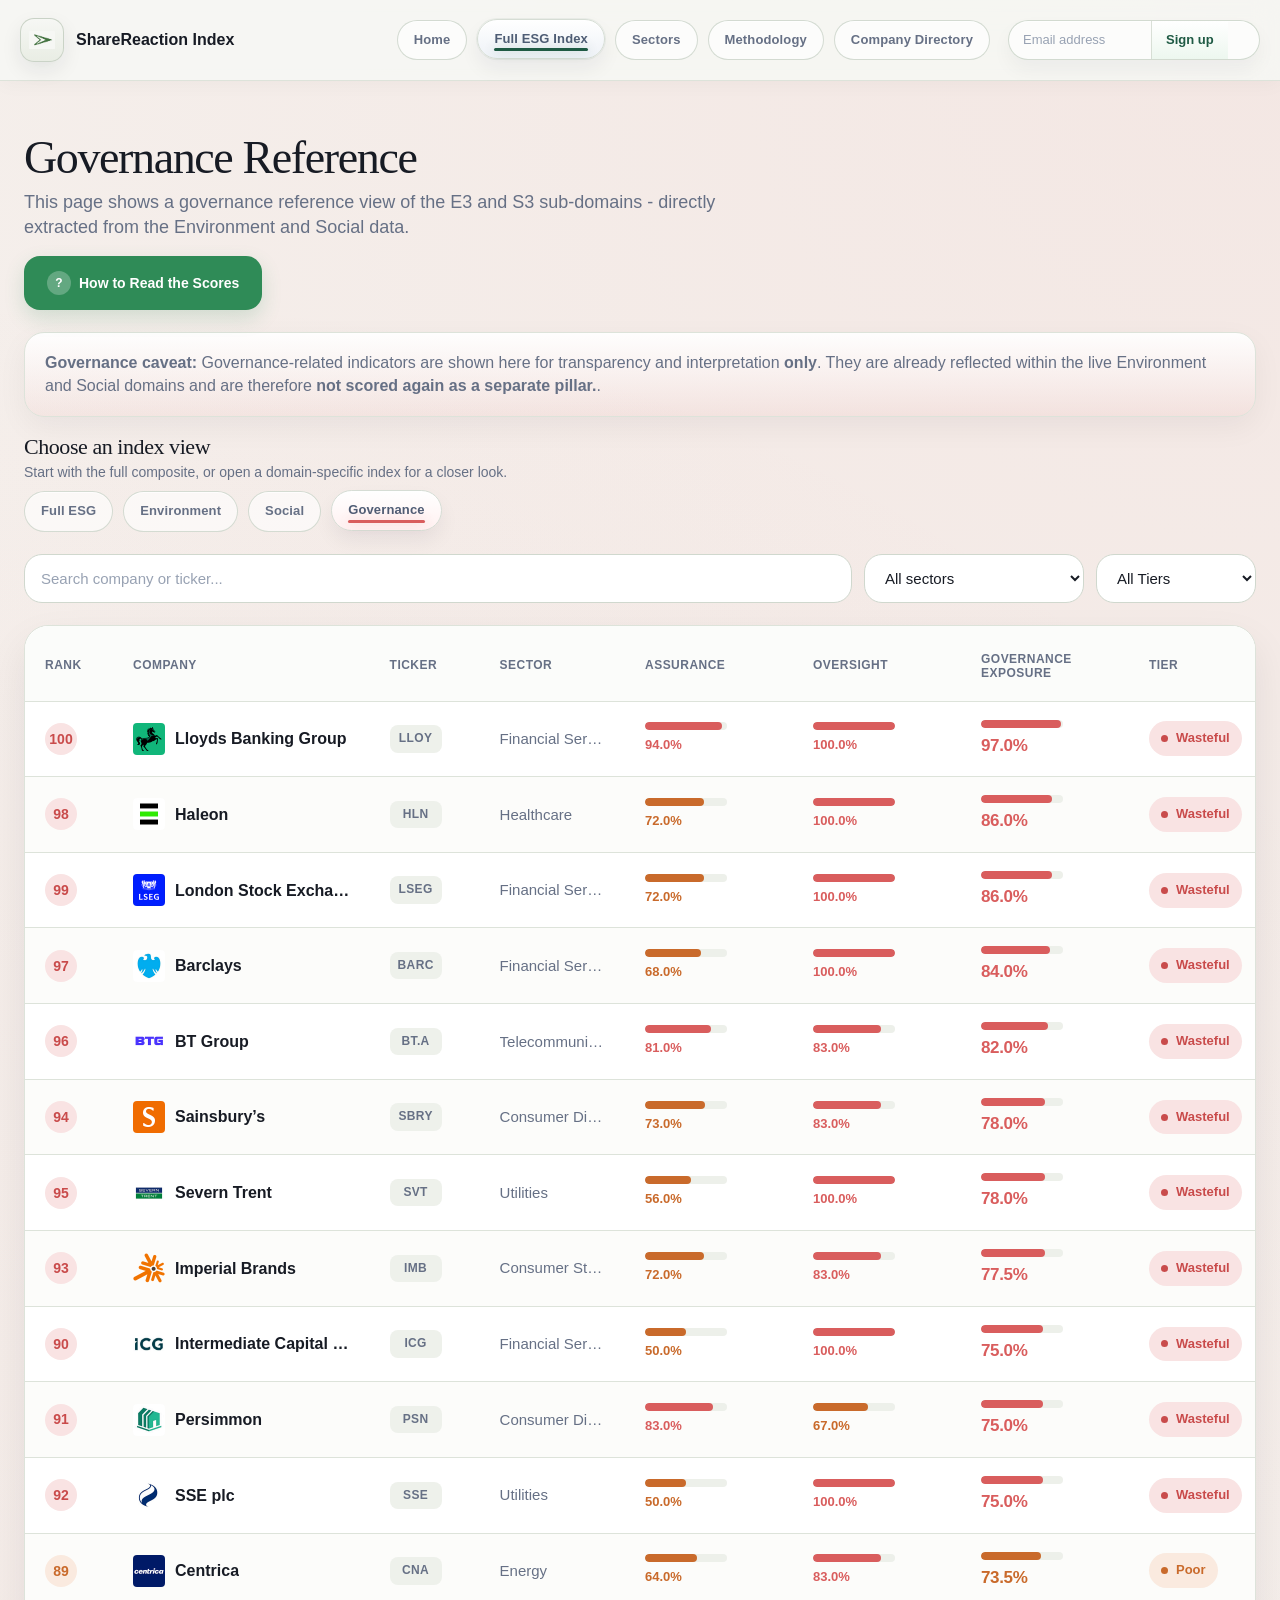
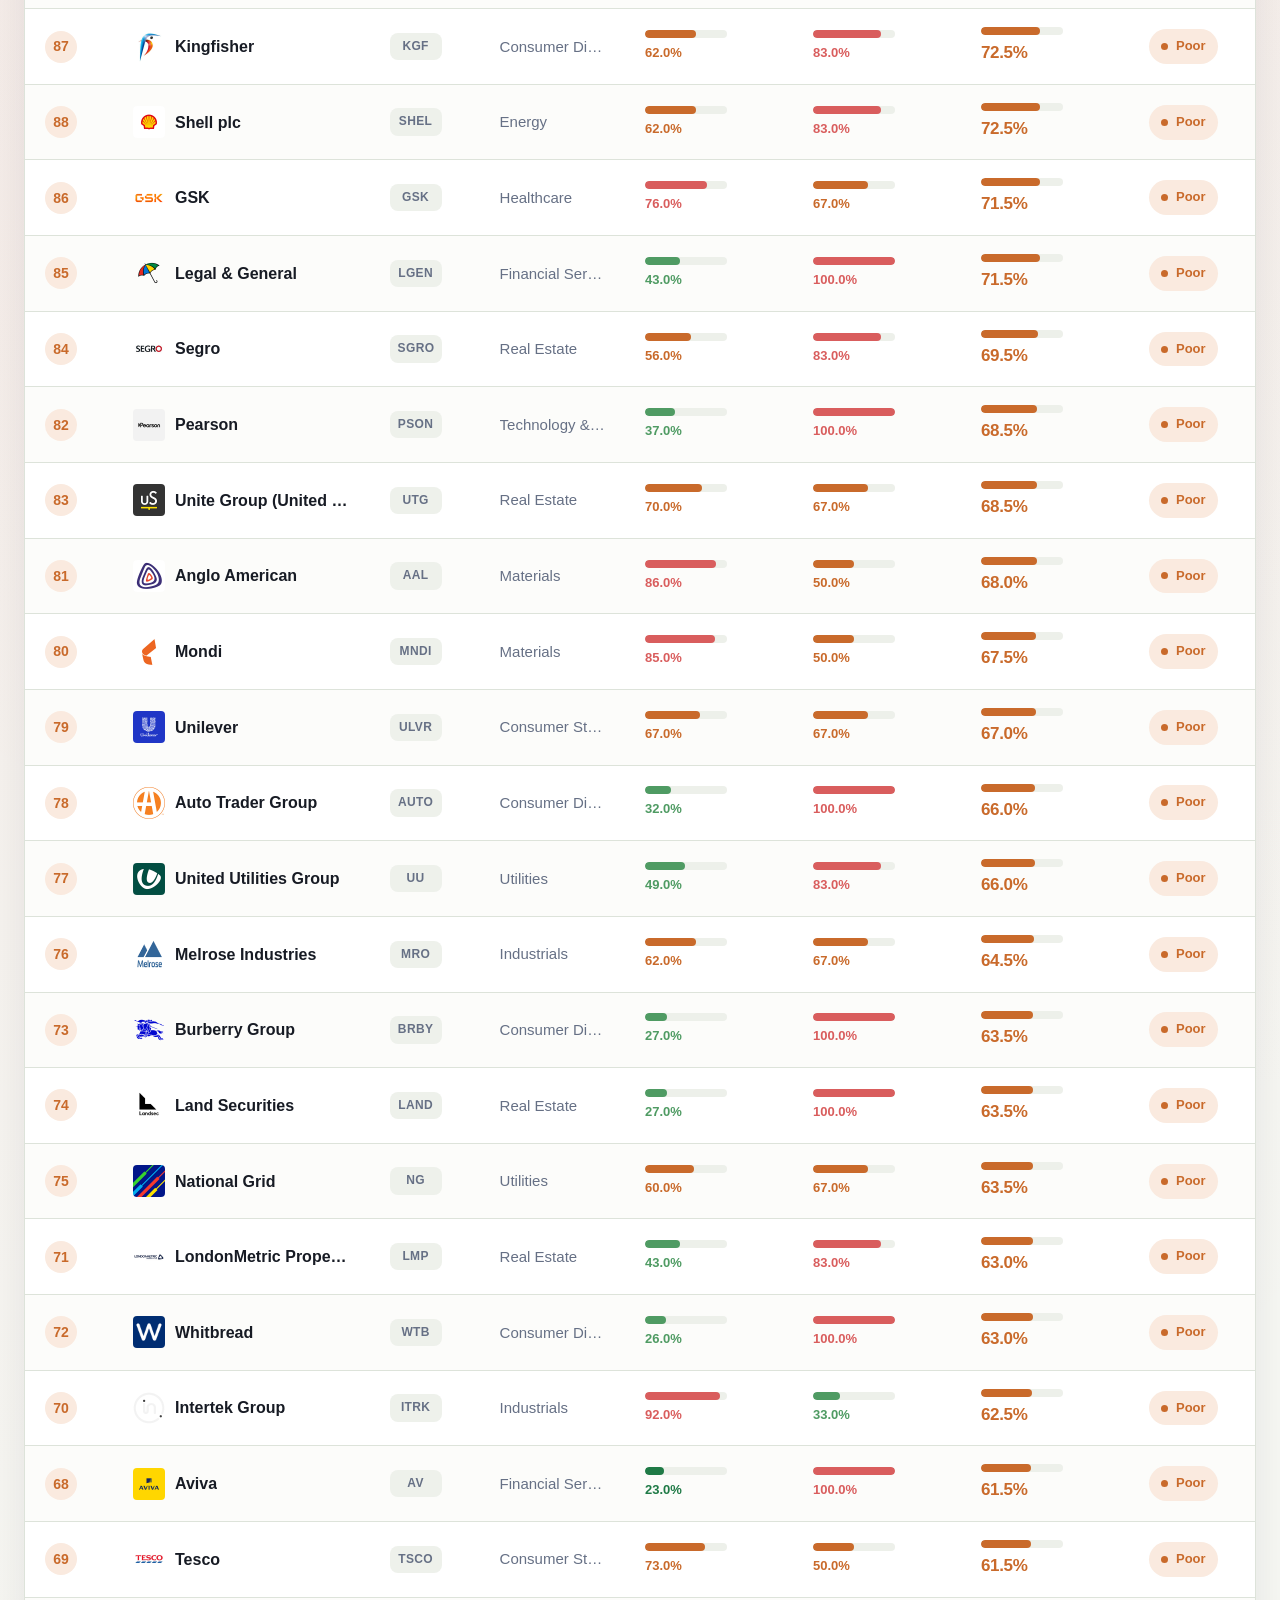
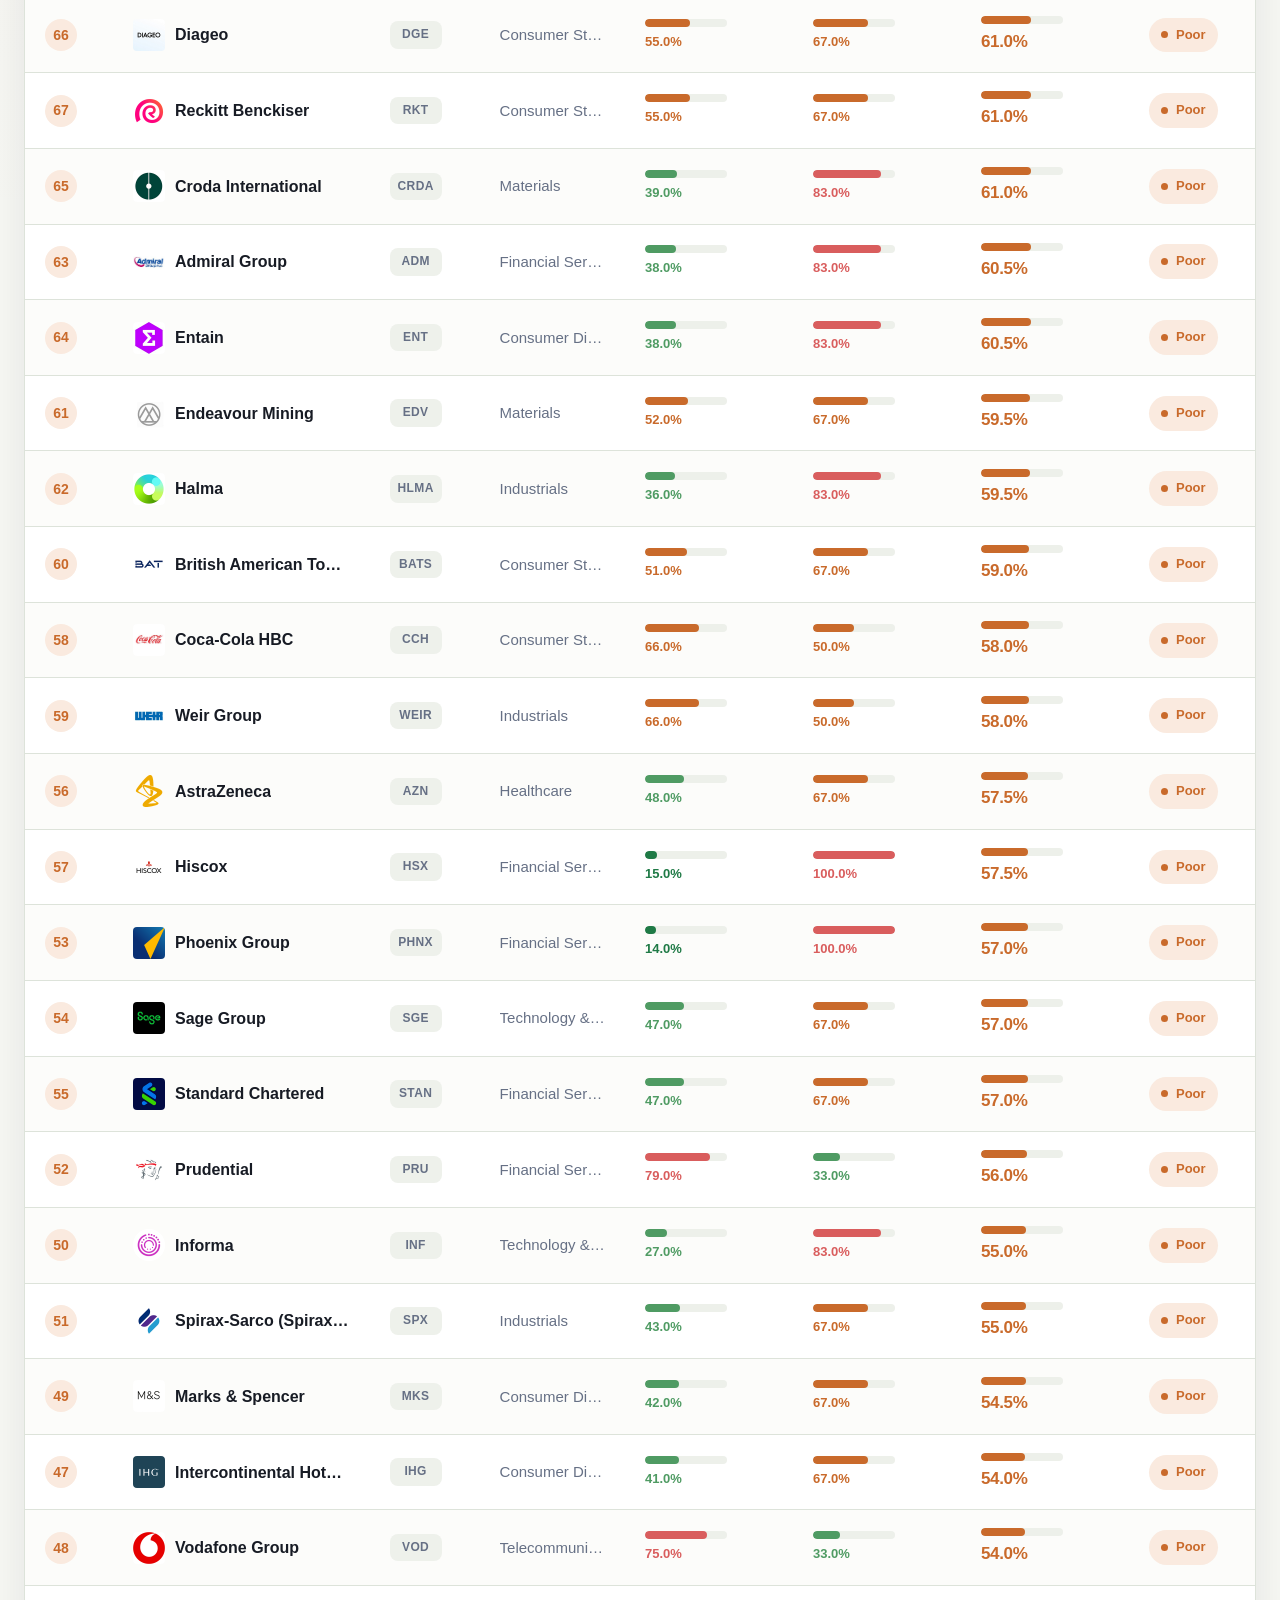
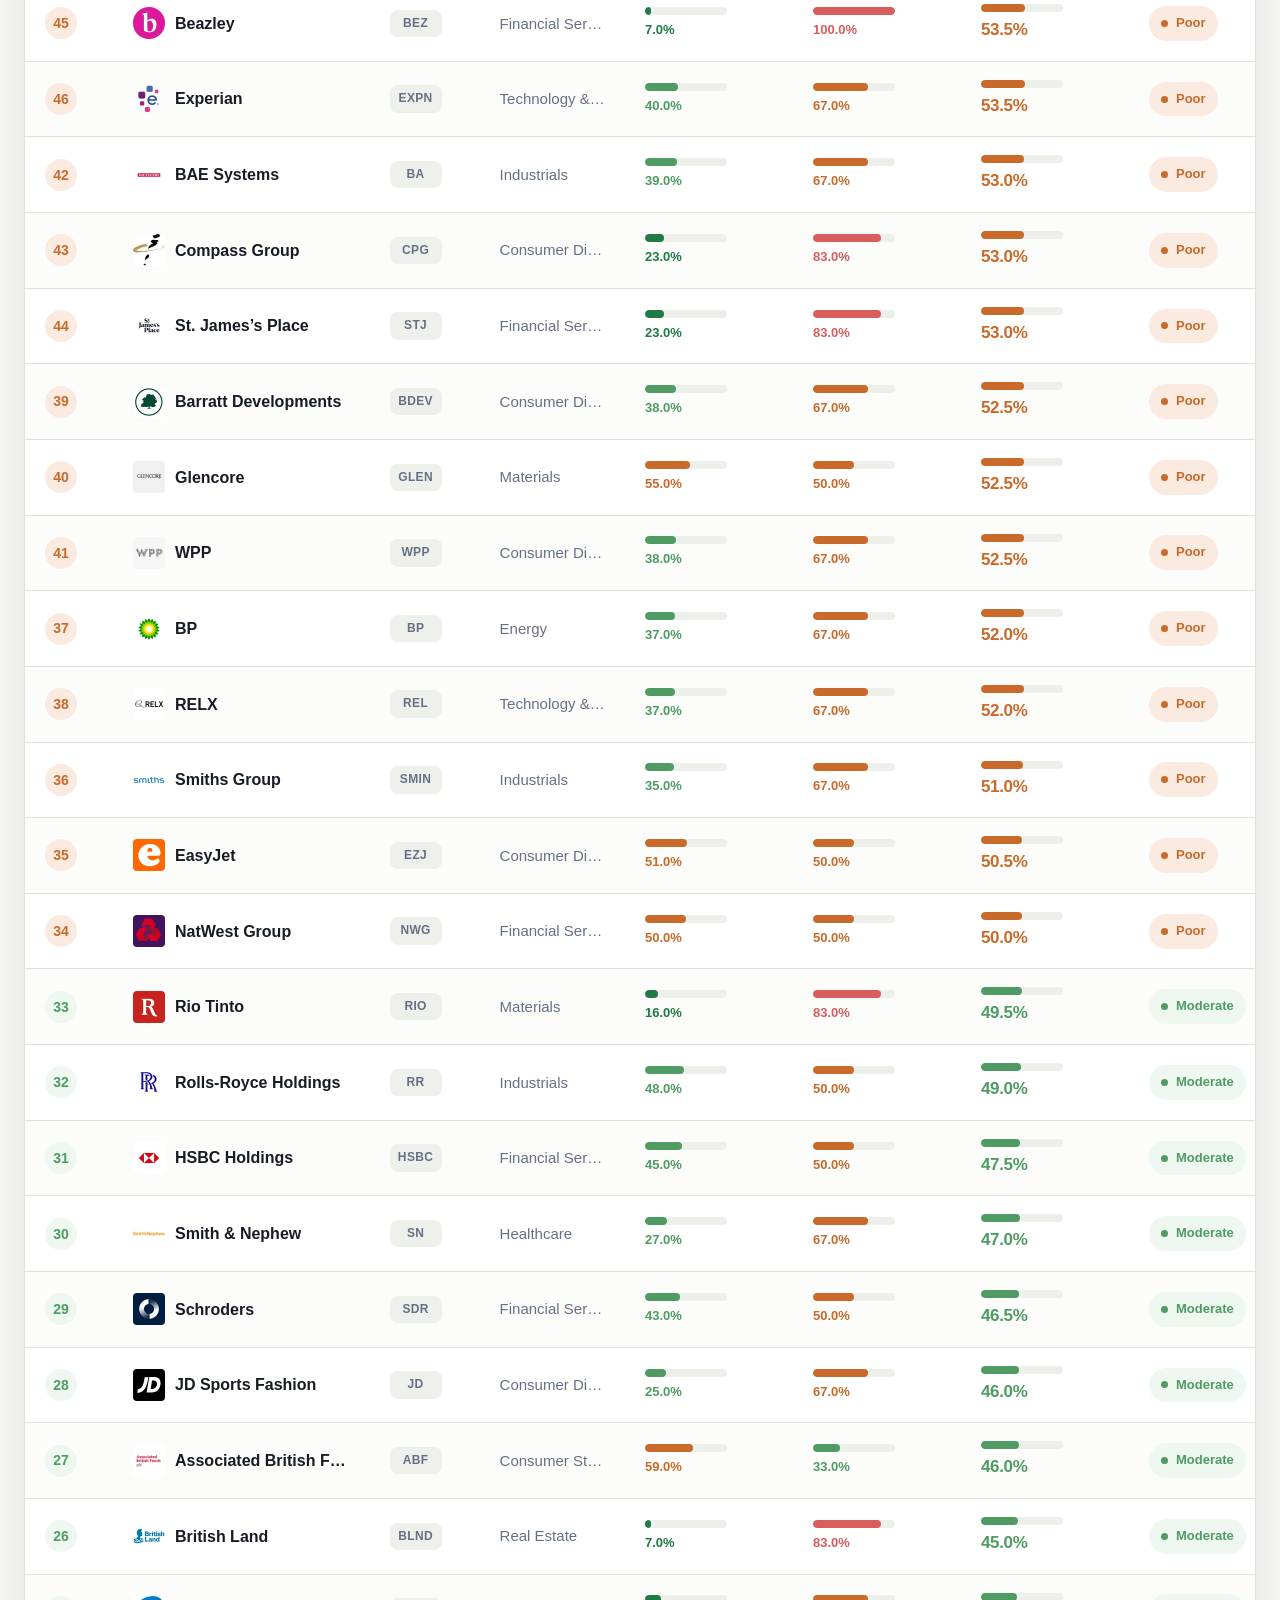
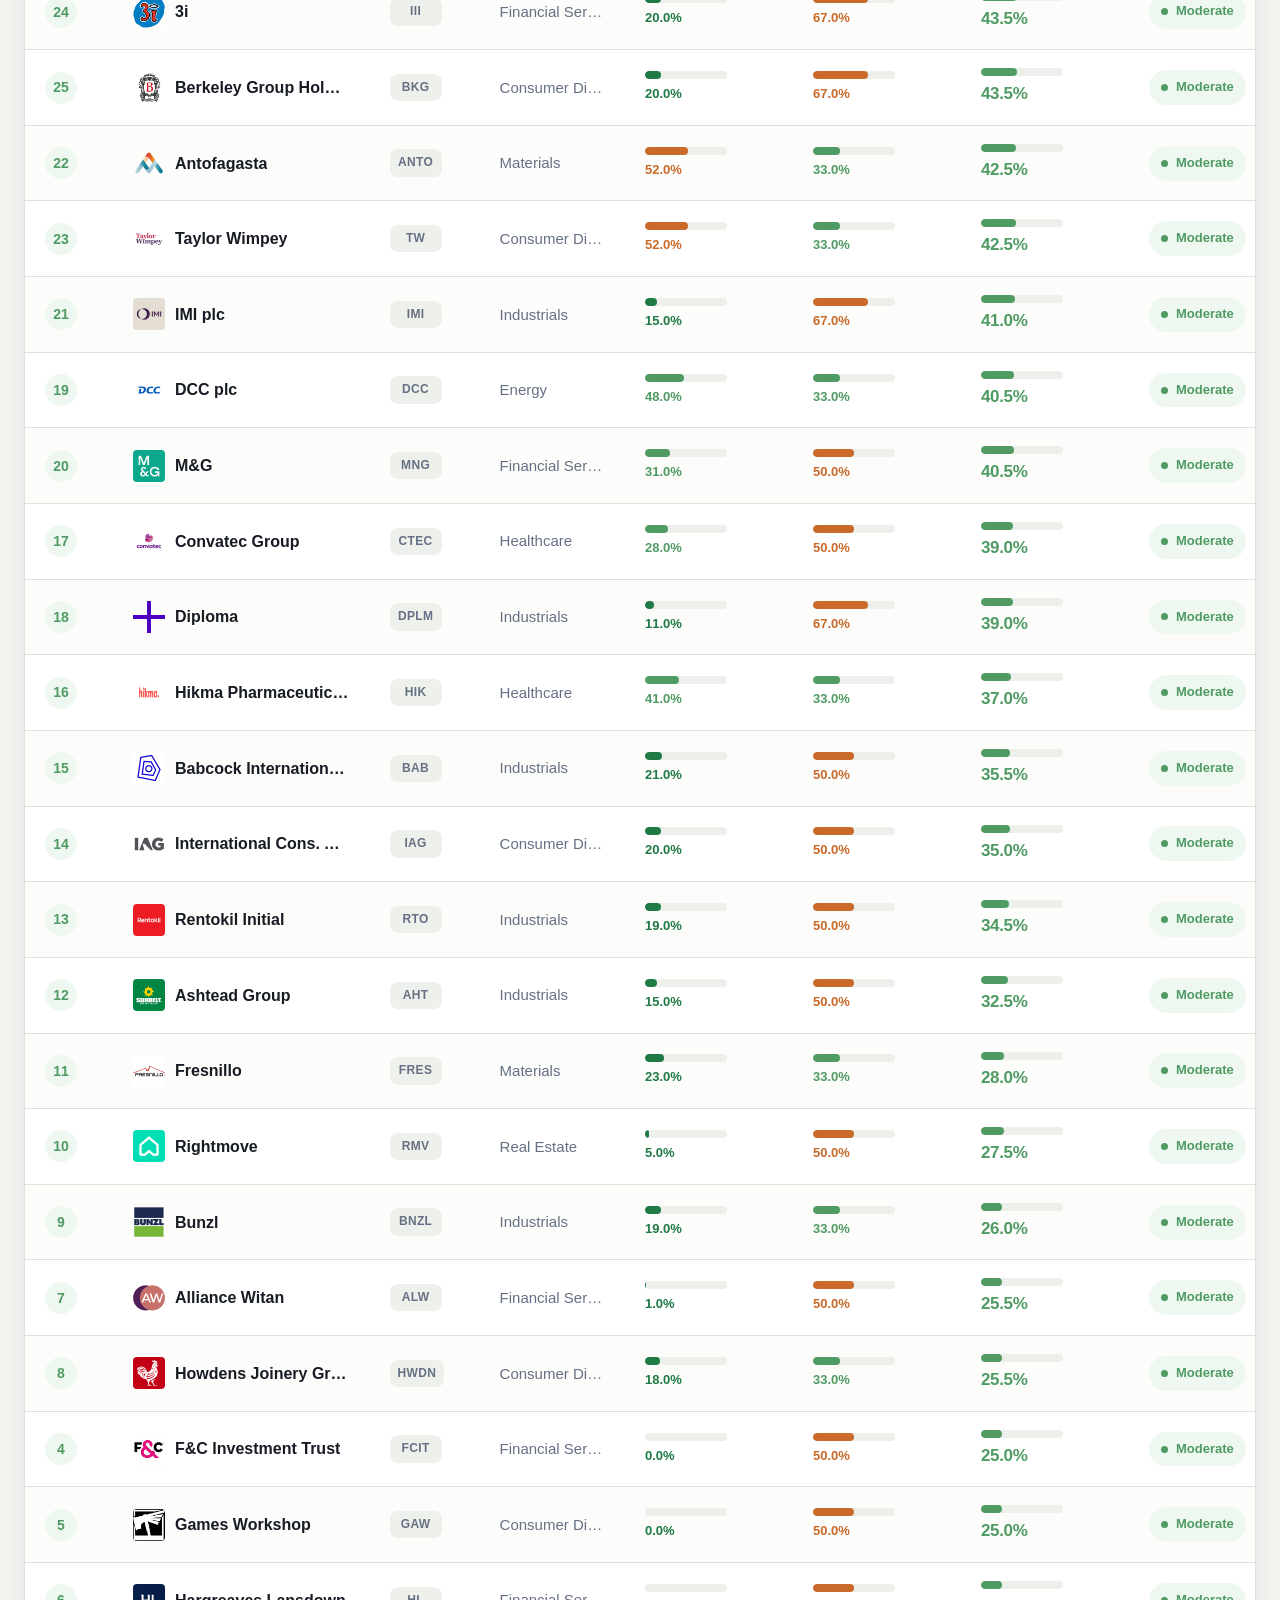
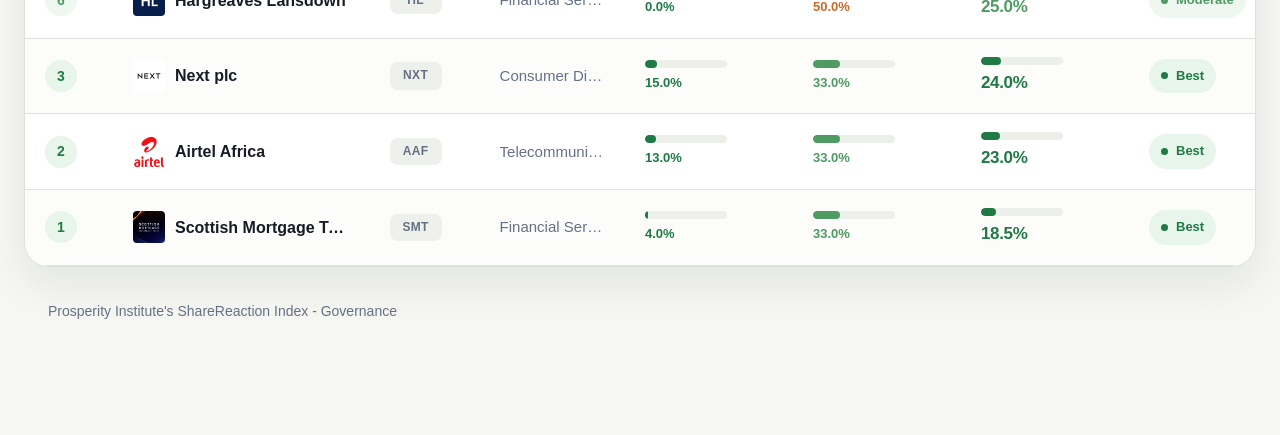
<file: governance.html>
<!DOCTYPE html>
<html lang="en">
<head>
  <meta charset="UTF-8" />
  <meta name="viewport" content="width=device-width, initial-scale=1.0" />
  <title>Governance Reference | FTSE 100 ESG Exposure Index</title>
  <link rel="stylesheet" href="styles.css" />
  <script defer src="data.js"></script>
  <script defer src="governance.js"></script>
</head>
<body class="page-governance">
  <header>
    <div class="wrap nav">
      <a href="index.html" class="brand">
        <img src="PI_logo.png" alt="Prosperity Institute logo" class="brand-mark" />
        <div class="brand-name">ShareReaction Index</div>
      </a>
      <nav class="nav-links">
        <a href="index.html">Home</a>
        <a href="esg.html" class="active">Full ESG Index</a>
        <a href="sectors.html">Sectors</a>
        <a href="methodology.html">Methodology</a>
        <a href="companies.html">Company Directory</a>
      </nav>
      <form class="newsletter-nav" aria-label="Newsletter signup" onsubmit="event.preventDefault();">
        <input type="email" aria-label="Email address" placeholder="Email address" />
        <button type="submit">Sign up</button>
      </form>
    </div>
  </header>

  <section class="page">
    <div class="wrap-wide">
      <div class="section-head">
        <div>
          <h1>Governance Reference</h1>
          <p>
            This page shows a governance reference view of the E3 and S3 sub-domains - directly extracted from the Environment and Social data.
          </p>
          <button class="btn btn-score-info" id="scoreInfoBtn" aria-label="Open how to read scores information">
            <span>?</span>
            How to Read the Scores
          </button>
        </div>
      </div>

      <div class="construction" style="margin-bottom: 18px;">
        <strong>Governance caveat:</strong>
        Governance-related indicators are shown here for transparency and interpretation <Strong>only</Strong>. They are already reflected within the live Environment and Social domains and are therefore <Strong>not scored again as a separate pillar.</Strong>.
      </div>

      <div class="domain-index-switcher">
        <h2>Choose an index view</h2>
        <p>Start with the full composite, or open a domain-specific index for a closer look.</p>
        <nav class="domain-index-tabs" aria-label="Index views">
          <a href="esg.html" class="domain-index-tab">Full ESG</a>
          <a href="rankings.html" class="domain-index-tab">Environment</a>
          <a href="social.html" class="domain-index-tab">Social</a>
          <a href="governance.html" class="domain-index-tab active">Governance</a>
        </nav>
      </div>

      <div class="toolbar">
        <input class="control" id="searchInput" placeholder="Search company or ticker..." />
        <select class="control" id="sectorFilter">
          <option value="">All sectors</option>
        </select>
        <select class="control" id="tierFilter">
          <option value="">All Tiers</option>
          <option value="best">Best</option>
          <option value="moderate">Moderate</option>
          <option value="poor">Poor</option>
          <option value="wasteful">Wasteful</option>
        </select>
      </div>

      <div class="table-card">
        <div class="table-wrap">
          <table class="score-table">
            <thead class="table-header">
              <tr class="header-row">
                <th><button type="button" class="header-cell" data-sort="rank">Rank</button></th>
                <th><button type="button" class="header-cell" data-sort="Company">Company</button></th>
                <th><button type="button" class="header-cell" data-sort="Ticker">Ticker</button></th>
                <th><button type="button" class="header-cell" data-sort="Sector">Sector</button></th>
                <th><button type="button" class="header-cell" data-sort="Governance_Reporting_Assurance_Score">Assurance</button></th>
                <th><button type="button" class="header-cell" data-sort="Governance_Oversight_Incentives_Score">Oversight</button></th>
                <th><button type="button" class="header-cell" data-sort="Governance_Reference_Score">Governance Exposure</button></th>
                <th><button type="button" class="header-cell" data-sort="tier">Tier</button></th>
              </tr>
            </thead>
            <tbody class="table-body" id="tableBody"></tbody>
          </table>
        </div>
      </div>

      <footer class="foot">
        <div class="wrap-wide">
          Prosperity Institute's ShareReaction Index - Governance
        </div>
      </footer>
    </div>
  </section>
  <!-- Score Info Modal -->
  <div id="scoreInfoModal" class="modal" role="dialog" aria-labelledby="scoreInfoTitle" aria-hidden="true">
    <div class="modal-overlay"></div>
    <div class="modal-content">
      <div class="modal-header">
        <h2 id="scoreInfoTitle">How to Read the Scores</h2>
        <button class="modal-close" id="scoreInfoClose" aria-label="Close"></button>
      </div>
      <div class="modal-body">
        <p><strong>The FTSE 100 ESG Exposure Index uses a contrarian framework.</strong> Higher values reflect greater ESG-related commitments, programmes, incentives, and reporting intensity.</p>
        
        <h3>Score Interpretation</h3>
        <p><strong>Lower scores rank more favorably on the Index.</strong> A company with a score of 0.15 ranks more favorably than a company with a score of 0.65.</p>
        
        <div class="score-guide">
          <div class="score-tier">
            <div class="tier-indicator best"></div>
            <div>
              <strong>Best</strong><br>
              <span class="score-range">0.00 – 0.25</span>
              <p>Minimal ESG intensity; fewer commitments and lower reporting.</p>
            </div>
          </div>
          
          <div class="score-tier">
            <div class="tier-indicator moderate"></div>
            <div>
              <strong>Moderate</strong><br>
              <span class="score-range">0.25 – 0.50</span>
              <p>Low to moderate ESG intensity; selective programs and moderate reporting.</p>
            </div>
          </div>
          
          <div class="score-tier">
            <div class="tier-indicator poor"></div>
            <div>
              <strong>Poor</strong><br>
              <span class="score-range">0.50 – 0.75</span>
              <p>High ESG intensity; established commitments and regular reporting.</p>
            </div>
          </div>
          
          <div class="score-tier">
            <div class="tier-indicator wasteful"></div>
            <div>
              <strong>Wasteful</strong><br>
              <span class="score-range">0.75 – 1.00</span>
              <p>Maximum ESG intensity; extensive programs prioritizing ESG over shareholders.</p>
            </div>
          </div>
        </div>

        <h3>The Three Dimensions</h3>
        <p><strong>Environment (E):</strong> Climate targets, investment in transition, and climate reporting.</p>
        <p><strong>Social (S):</strong> DEI targets, workplace programs, and social incentives.</p>
        <p><strong>Governance (G):</strong> Board diversity, executive compensation structures, and governance practices.</p>

        <p style="margin-top: 28px; padding-top: 20px; border-top: 1px solid var(--line); font-size: 13px; color: var(--ink-soft);">
          For more details, visit the <a href="methodology.html" style="color: var(--green); font-weight: 600;">Methodology</a> page.
        </p>
      </div>
    </div>
  </div></body>
</html>
</file>
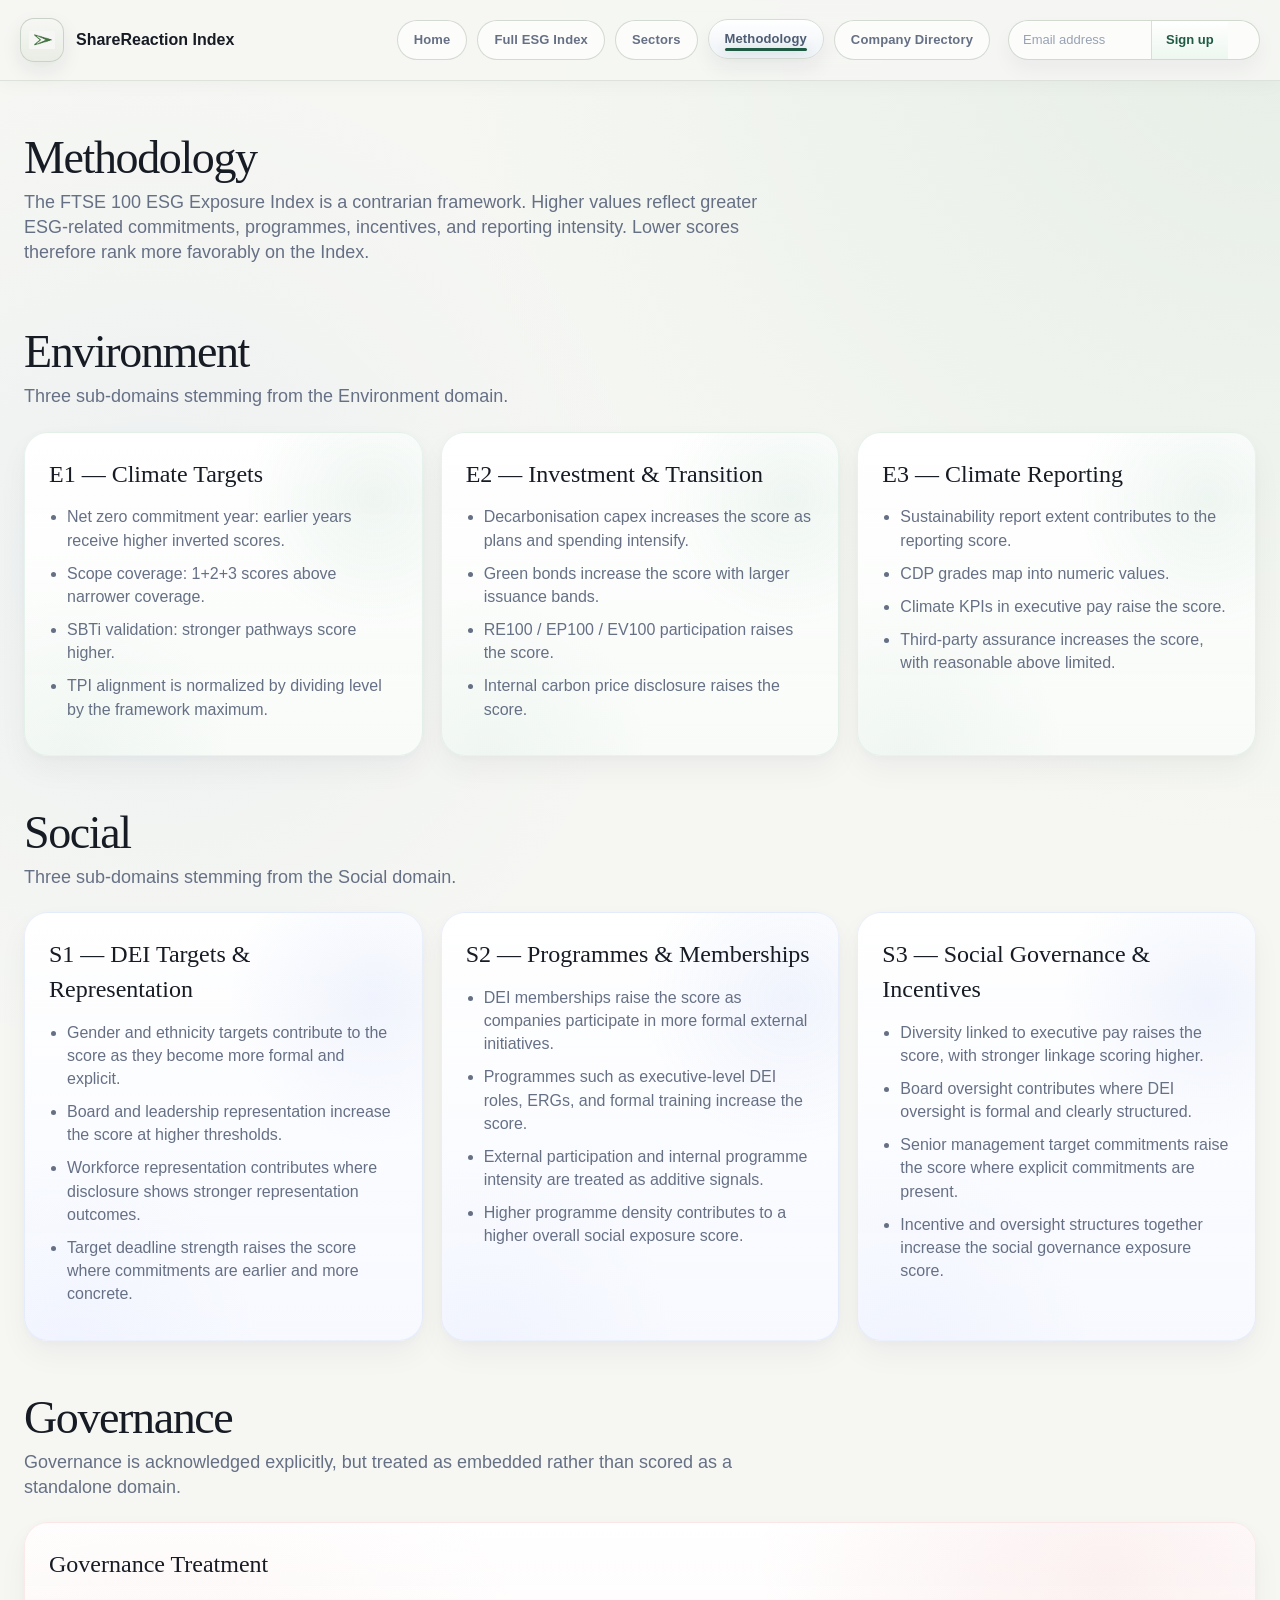
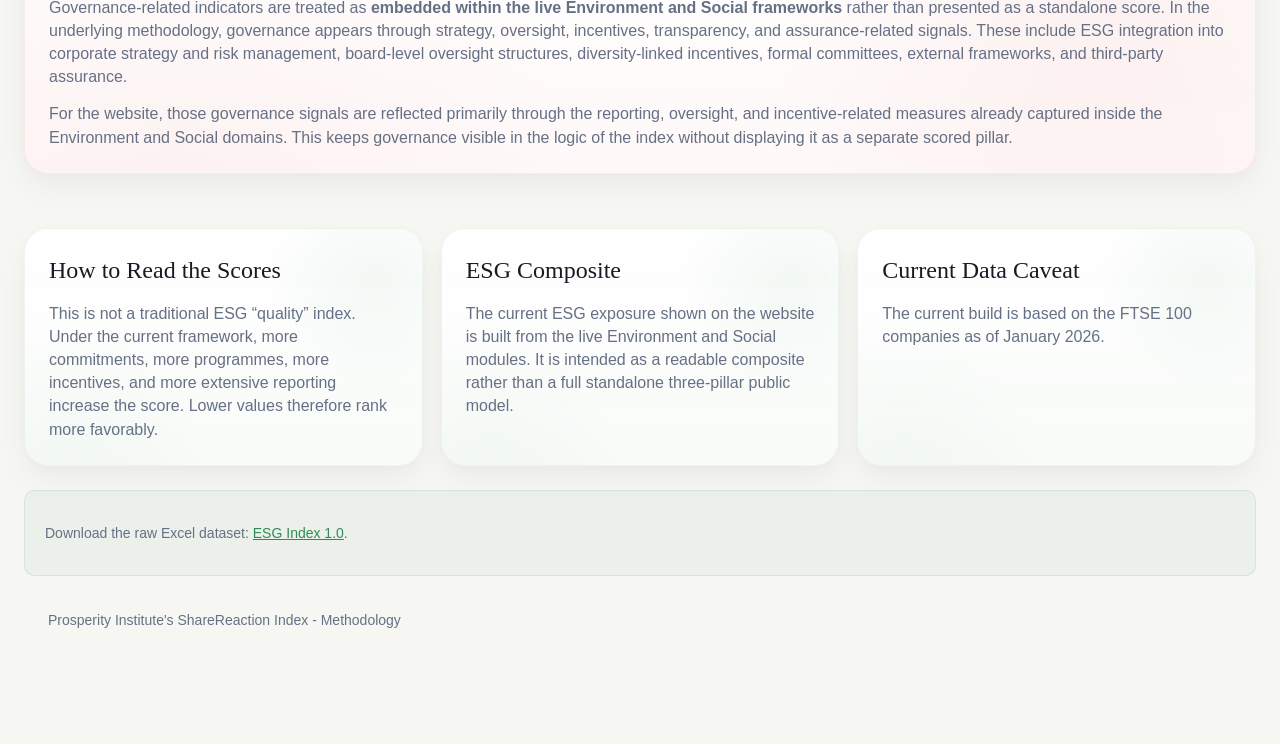
<file: methodology.html>
<!DOCTYPE html>
<html lang="en">
<head>
  <meta charset="UTF-8" />
  <meta name="viewport" content="width=device-width, initial-scale=1.0" />
  <title>Methodology | FTSE 100 ESG Exposure Index</title>
  <link rel="stylesheet" href="styles.css" />
</head>
<body class="page-methodology">
  <header>
    <div class="wrap nav">
      <a href="index.html" class="brand">
        <img src="PI_logo.png" alt="Prosperity Institute logo" class="brand-mark" />
        <div class="brand-name">ShareReaction Index</div>
      </a>
      <nav class="nav-links">
        <a href="index.html">Home</a>
        <a href="esg.html">Full ESG Index</a>
        <a href="sectors.html">Sectors</a>
        <a href="methodology.html" class="active">Methodology</a>
        <a href="companies.html">Company Directory</a>
      </nav>
      <form class="newsletter-nav" aria-label="Newsletter signup" onsubmit="event.preventDefault();">
        <input type="email" aria-label="Email address" placeholder="Email address" />
        <button type="submit">Sign up</button>
      </form>
    </div>
  </header>

  <section class="page">
    <div class="wrap-wide">
      <div class="section-head methodology-page-head">
        <div>
          <h1>Methodology</h1>
          <p>
            The FTSE 100 ESG Exposure Index is a contrarian framework. Higher values reflect greater
            ESG-related commitments, programmes, incentives, and reporting intensity. Lower scores
            therefore rank more favorably on the Index.
          </p>
        </div>
      </div>

         <section class="page methodology-section" style="padding-bottom: 0;">
        <div class="section-head">
          <div>
            <h2>Environment</h2>
            <p>Three sub-domains stemming from the Environment domain.</p>
          </div>
        </div>

        <div class="method-grid">
          <div class="method-card methodology-card methodology-card-environment">
            <h3>E1 — Climate Targets</h3>
            <ul>
              <li>Net zero commitment year: earlier years receive higher inverted scores.</li>
              <li>Scope coverage: 1+2+3 scores above narrower coverage.</li>
              <li>SBTi validation: stronger pathways score higher.</li>
              <li>TPI alignment is normalized by dividing level by the framework maximum.</li>
            </ul>
          </div>

          <div class="method-card methodology-card methodology-card-environment">
            <h3>E2 — Investment &amp; Transition</h3>
            <ul>
              <li>Decarbonisation capex increases the score as plans and spending intensify.</li>
              <li>Green bonds increase the score with larger issuance bands.</li>
              <li>RE100 / EP100 / EV100 participation raises the score.</li>
              <li>Internal carbon price disclosure raises the score.</li>
            </ul>
          </div>

          <div class="method-card methodology-card methodology-card-environment">
            <h3>E3 — Climate Reporting</h3>
            <ul>
              <li>Sustainability report extent contributes to the reporting score.</li>
              <li>CDP grades map into numeric values.</li>
              <li>Climate KPIs in executive pay raise the score.</li>
              <li>Third-party assurance increases the score, with reasonable above limited.</li>
            </ul>
          </div>
        </div>
      </section>

      <section class="page methodology-section" style="padding-bottom: 0;">
        <div class="section-head">
          <div>
            <h2>Social</h2>
            <p>Three sub-domains stemming from the Social domain.</p>
          </div>
        </div>

        <div class="method-grid">
          <div class="method-card methodology-card methodology-card-social">
            <h3>S1 — DEI Targets &amp; Representation</h3>
            <ul>
              <li>Gender and ethnicity targets contribute to the score as they become more formal and explicit.</li>
              <li>Board and leadership representation increase the score at higher thresholds.</li>
              <li>Workforce representation contributes where disclosure shows stronger representation outcomes.</li>
              <li>Target deadline strength raises the score where commitments are earlier and more concrete.</li>
            </ul>
          </div>

          <div class="method-card methodology-card methodology-card-social">
            <h3>S2 — Programmes &amp; Memberships</h3>
            <ul>
              <li>DEI memberships raise the score as companies participate in more formal external initiatives.</li>
              <li>Programmes such as executive-level DEI roles, ERGs, and formal training increase the score.</li>
              <li>External participation and internal programme intensity are treated as additive signals.</li>
              <li>Higher programme density contributes to a higher overall social exposure score.</li>
            </ul>
          </div>

          <div class="method-card methodology-card methodology-card-social">
            <h3>S3 — Social Governance &amp; Incentives</h3>
            <ul>
              <li>Diversity linked to executive pay raises the score, with stronger linkage scoring higher.</li>
              <li>Board oversight contributes where DEI oversight is formal and clearly structured.</li>
              <li>Senior management target commitments raise the score where explicit commitments are present.</li>
              <li>Incentive and oversight structures together increase the social governance exposure score.</li>
            </ul>
          </div>
        </div>
      </section>

      <section class="page methodology-section" style="padding-bottom: 0;">
  <div class="section-head">
    <div>
      <h2>Governance</h2>
      <p>Governance is acknowledged explicitly, but treated as embedded rather than scored as a standalone domain.</p>
    </div>
  </div>

  <div class="simple-grid">
    <div class="simple-card methodology-card methodology-card-governance" style="grid-column: 1 / -1;">
      <h3>Governance Treatment</h3>
      <p>
        Governance-related indicators are treated as <strong>embedded within the live Environment and Social frameworks</strong>
        rather than presented as a standalone score. In the underlying methodology, governance appears through
        strategy, oversight, incentives, transparency, and assurance-related signals. These include ESG integration into
        corporate strategy and risk management, board-level oversight structures, diversity-linked incentives, formal committees,
        external frameworks, and third-party assurance.
      </p>
      <p style="margin-top: 14px;">
        For the website, those governance signals are reflected primarily through the reporting, oversight,
        and incentive-related measures already captured inside the Environment and Social domains. This keeps governance visible
        in the logic of the index without displaying it as a separate scored pillar.
      </p>
    </div>
  </div>
</section>
      
      <section class="page methodology-section" style="padding-bottom: 0;">
        <div class="simple-grid">
          <div class="simple-card methodology-card methodology-card-neutral">
            <h3>How to Read the Scores</h3>
            <p>
              This is not a traditional ESG “quality” index. Under the current framework, more commitments,
              more programmes, more incentives, and more extensive reporting increase the score.
              Lower values therefore rank more favorably.
            </p>
          </div>

          <div class="simple-card methodology-card methodology-card-neutral">
            <h3>ESG Composite</h3>
            <p>
              The current ESG exposure shown on the website is built from the live Environment
              and Social modules. It is intended as a readable composite rather than a full standalone
              three-pillar public model.
            </p>
          </div>

          <div class="simple-card methodology-card methodology-card-neutral">
            <h3>Current Data Caveat</h3>
            <p>
              The current build is based on the FTSE 100 companies as of January 2026.
            </p>
          </div>
        </div>
      </section>

      <div class="method-download-note">
        <p>
          Download the raw Excel dataset: <a href="ESG_Index_1.0.xlsx" download>ESG Index 1.0</a>.
        </p>
      </div>

      <footer class="foot">
        <div class="wrap-wide">
          Prosperity Institute's ShareReaction Index - Methodology
        </div>
      </footer>
    </div>
  </section>
</body>
</html>
</file>
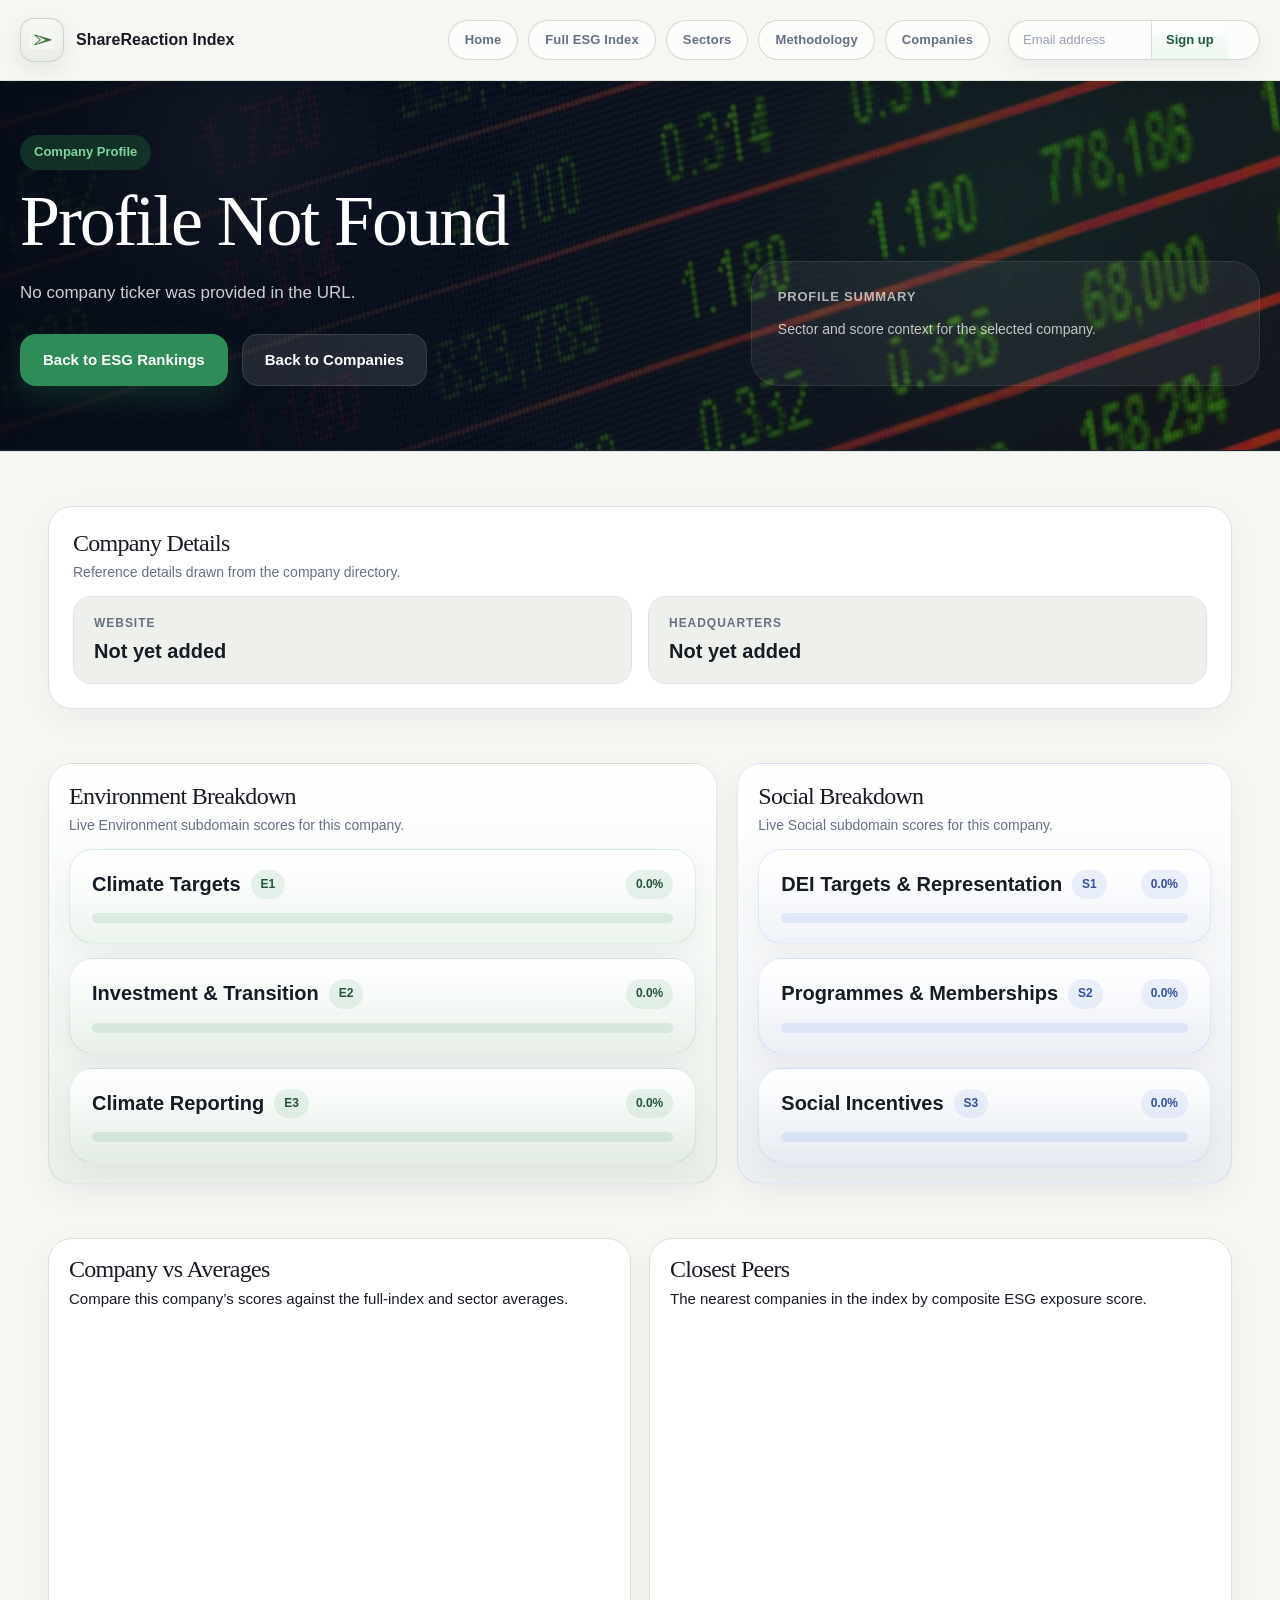
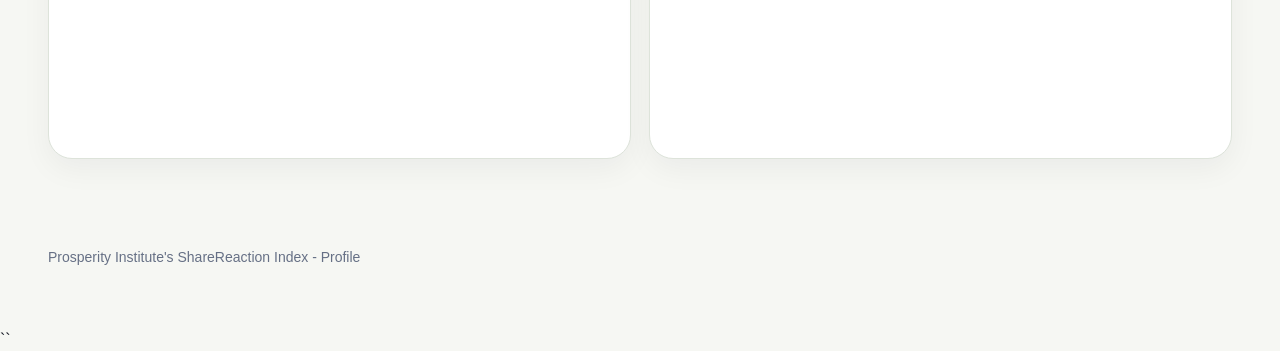
<file: profile.html>
<!DOCTYPE html>
<html lang="en">
<head>
  <meta charset="UTF-8" />
  <meta name="viewport" content="width=device-width, initial-scale=1.0" />
  <title>Company Profile | FTSE 100 ESG Exposure Index</title>
  <link rel="stylesheet" href="styles.css" />
  <script src="https://cdn.plot.ly/plotly-2.35.2.min.js"></script>
  <script defer src="data.js"></script>
  <script defer src="profile.js"></script>
</head>
<body>
  <header>
    <div class="wrap nav">
      <a href="index.html" class="brand">
        <img src="PI_logo.png" alt="Prosperity Institute logo" class="brand-mark" />
        <div class="brand-name">ShareReaction Index</div>
      </a>
      <nav class="nav-links">
        <a href="index.html">Home</a>
        <a href="esg.html">Full ESG Index</a>
        <a href="sectors.html">Sectors</a>
        <a href="methodology.html">Methodology</a>
        <a href="companies.html">Companies</a>
      </nav>
      <form class="newsletter-nav" aria-label="Newsletter signup" onsubmit="event.preventDefault();">
        <input type="email" aria-label="Email address" placeholder="Email address" />
        <button type="submit">Sign up</button>
      </form>
    </div>
  </header>

  <section class="hero">
    <div class="wrap hero-inner">
      <div class="profile-hero-copy">
        <div class="eyebrow">Company Profile</div>
        <div class="profile-hero-title">
          <div class="profile-logo-shell" id="profileLogoShell" aria-hidden="true" hidden>
            <img id="profileLogo" class="profile-company-logo" alt="" />
          </div>
          <h1>
            <span id="profileCompanyName">Company</span>
            <span class="accent" id="profileTicker">Ticker</span>
          </h1>
        </div>
        <div class="profile-contact-block" id="profileContactBlock" hidden>
          <div class="profile-contact-item">
            <span class="profile-contact-label">Contact Investor Relations:</span>
            <a id="profileIrEmail" class="profile-contact-link" href="#"></a>
          </div>
        </div>
        <p id="profileIntro">
          Company-level analytics across the live Environment and Social modules.
        </p>

        <div class="hero-actions">
          <a href="esg.html" class="btn btn-primary">Back to ESG Rankings</a>
          <a href="companies.html" class="btn btn-secondary">Back to Companies</a>
        </div>
      </div>

      <div class="hero-panel">
        <h3>Profile Summary</h3>
        <p id="profileMetaText">
          Sector and score context for the selected company.
        </p>
        <div class="signal-list" id="profileSignalList"></div>
      </div>
    </div>
  </section>

  <div class="stats-strip">
    <div class="wrap stats-grid" id="profileStatsGrid"></div>
  </div>

  <section class="page" style="padding-bottom:0;">
    <div class="wrap">
      <aside class="card simple-card profile-company-facts">
        <div class="section-head overview-feature-head">
          <div>
            <h2>Company Details</h2>
            <p>Reference details drawn from the company directory.</p>
          </div>
        </div>

        <div class="profile-facts-grid">
          <div class="profile-fact">
            <span class="profile-fact-label">Website</span>
            <strong id="profileWebsite">Not yet added</strong>
          </div>
          <div class="profile-fact">
            <span class="profile-fact-label">Headquarters</span>
            <strong id="profileHq">Not yet added</strong>
          </div>
        </div>
      </aside>
    </div>
  </section>

  <section class="page">
    <div class="wrap">
      <div class="overview-feature-grid">
        <div class="card overview-breakdown-card breakdown-environment">
          <div class="section-head overview-feature-head">
            <div>
              <h2>Environment Breakdown</h2>
              <p>Live Environment subdomain scores for this company.</p>
            </div>
          </div>

          <div class="pillar-stack">
            <div class="pillar-card">
              <div class="pillar-top">
                <div class="pillar-title">
                  <span>Climate Targets</span>
                  <span class="pill">E1</span>
                </div>
                <span class="pill" id="e1Pill">0.0%</span>
              </div>
              <div class="progress red">
                <span id="e1Bar" style="width:0%"></span>
              </div>
            </div>

            <div class="pillar-card">
              <div class="pillar-top">
                <div class="pillar-title">
                  <span>Investment &amp; Transition</span>
                  <span class="pill">E2</span>
                </div>
                <span class="pill" id="e2Pill">0.0%</span>
              </div>
              <div class="progress red">
                <span id="e2Bar" style="width:0%"></span>
              </div>
            </div>

            <div class="pillar-card">
              <div class="pillar-top">
                <div class="pillar-title">
                  <span>Climate Reporting</span>
                  <span class="pill">E3</span>
                </div>
                <span class="pill" id="e3Pill">0.0%</span>
              </div>
              <div class="progress red">
                <span id="e3Bar" style="width:0%"></span>
              </div>
            </div>
          </div>
        </div>

        <div class="card overview-breakdown-card breakdown-social">
          <div class="section-head overview-feature-head">
            <div>
              <h2>Social Breakdown</h2>
              <p>Live Social subdomain scores for this company.</p>
            </div>
          </div>

          <div class="pillar-stack">
            <div class="pillar-card">
              <div class="pillar-top">
                <div class="pillar-title">
                  <span>DEI Targets &amp; Representation</span>
                  <span class="pill">S1</span>
                </div>
                <span class="pill" id="s1Pill">0.0%</span>
              </div>
              <div class="progress red">
                <span id="s1Bar" style="width:0%"></span>
              </div>
            </div>

            <div class="pillar-card">
              <div class="pillar-top">
                <div class="pillar-title">
                  <span>Programmes &amp; Memberships</span>
                  <span class="pill">S2</span>
                </div>
                <span class="pill" id="s2Pill">0.0%</span>
              </div>
              <div class="progress red">
                <span id="s2Bar" style="width:0%"></span>
              </div>
            </div>

            <div class="pillar-card">
              <div class="pillar-top">
                <div class="pillar-title">
                  <span>Social Incentives</span>
                  <span class="pill">S3</span>
                </div>
                <span class="pill" id="s3Pill">0.0%</span>
              </div>
              <div class="progress red">
                <span id="s3Bar" style="width:0%"></span>
              </div>
            </div>
          </div>
        </div>
      </div>
    </div>
  </section>

  <section class="page" style="padding-top:0;">
    <div class="wrap">
      <div class="overview-mini-grid">
        <div class="card mini-chart-card">
          <div class="overview-mini-head">
            <h2>Company vs Averages</h2>
            <p>Compare this company’s scores against the full-index and sector averages.</p>
          </div>
          <div id="profileComparisonChart" style="width:100%;height:420px;"></div>
        </div>

        <div class="card mini-chart-card">
          <div class="overview-mini-head">
            <h2>Closest Peers</h2>
            <p>The nearest companies in the index by composite ESG exposure score.</p>
          </div>
          <div id="profilePeerList" class="profile-peer-list"></div>
        </div>
      </div>
    </div>
  </section>

  <footer class="foot">
    <div class="wrap">
      Prosperity Institute's ShareReaction Index - Profile
    </div>
  </footer>
</body>
</html>
``
</file>
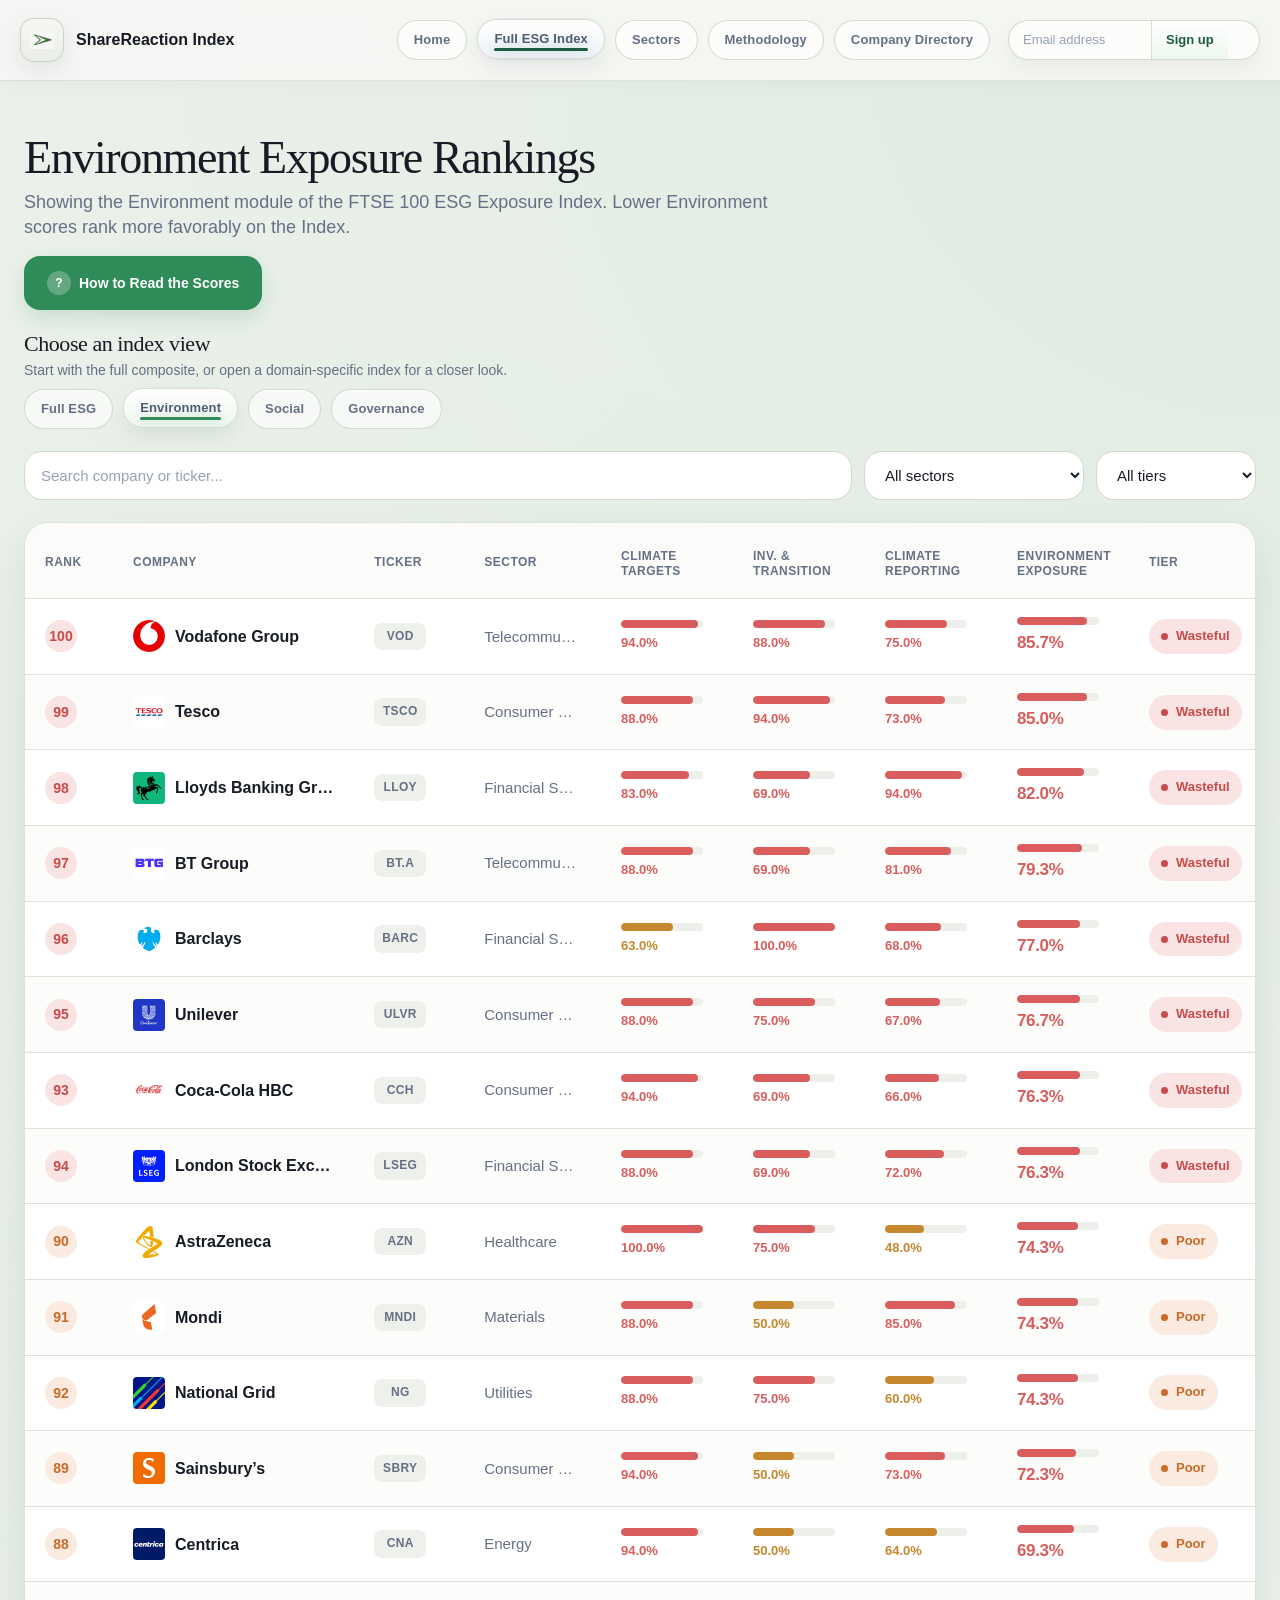
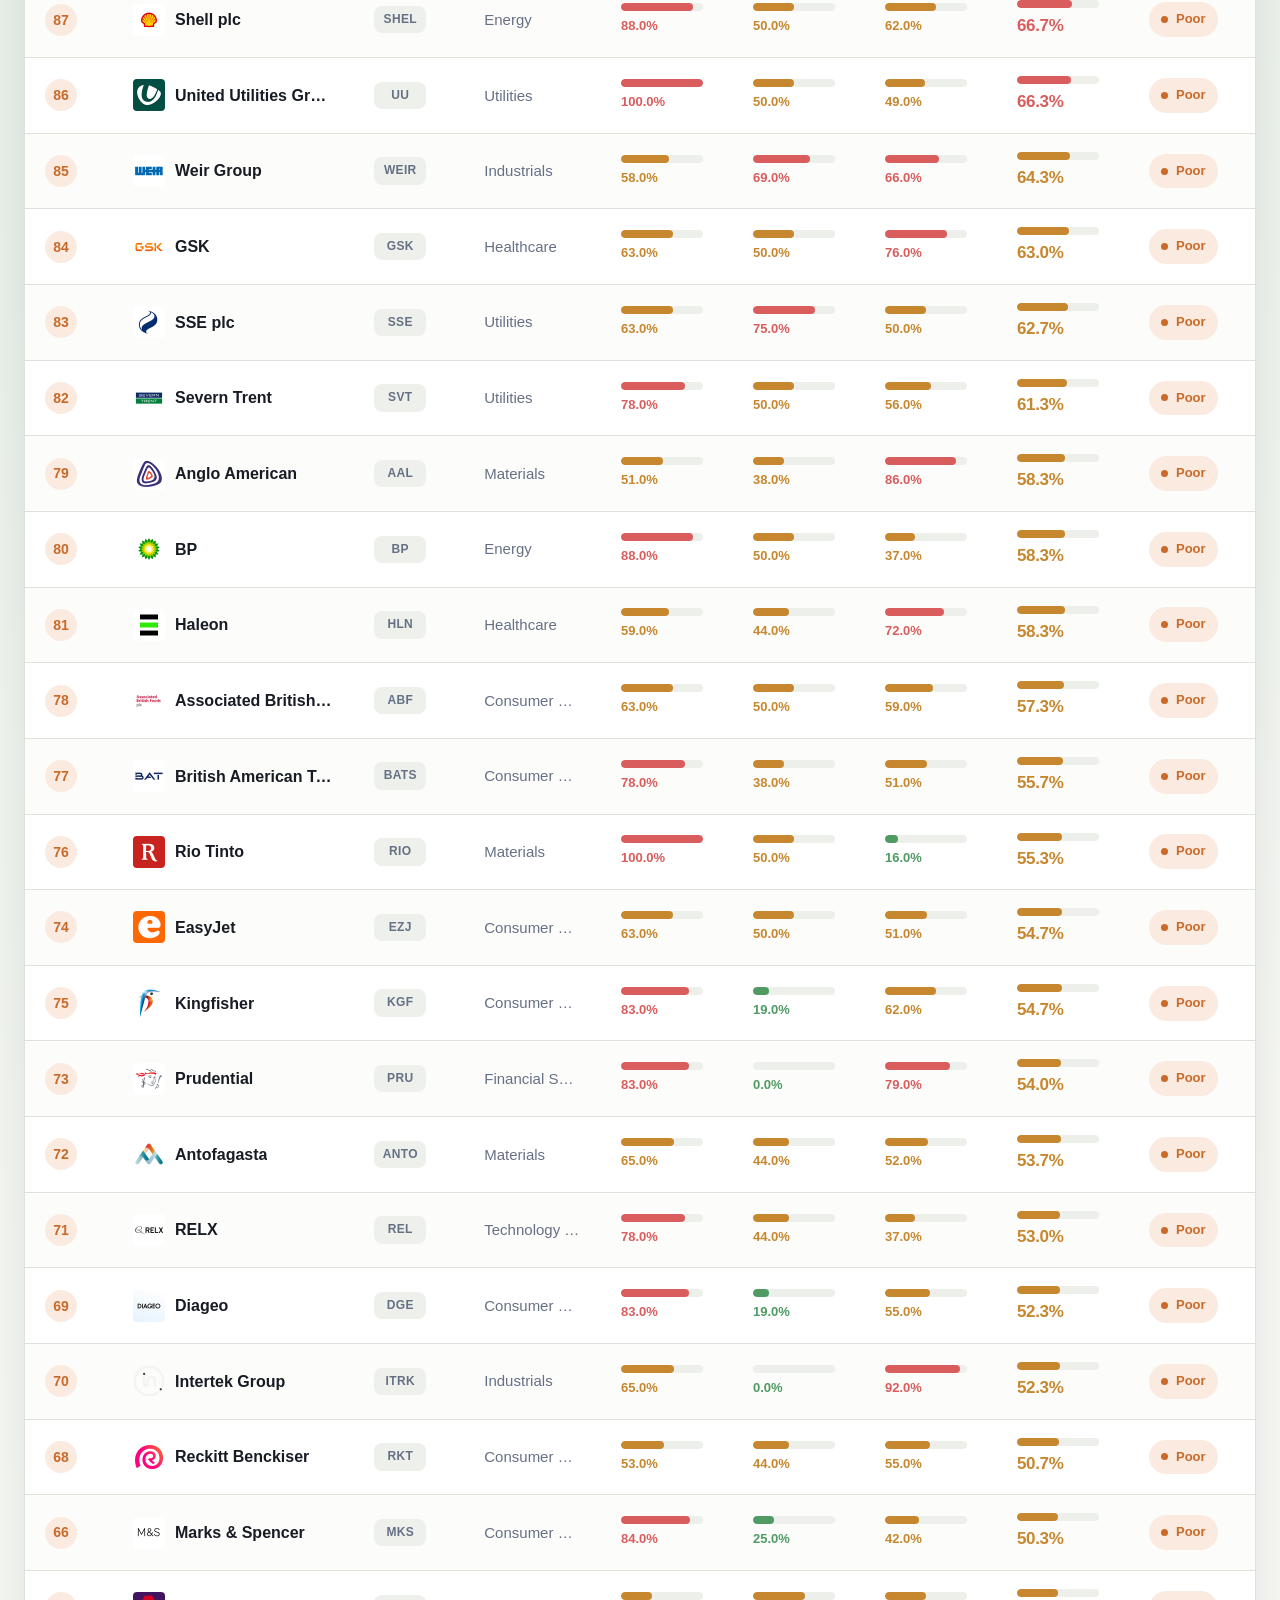
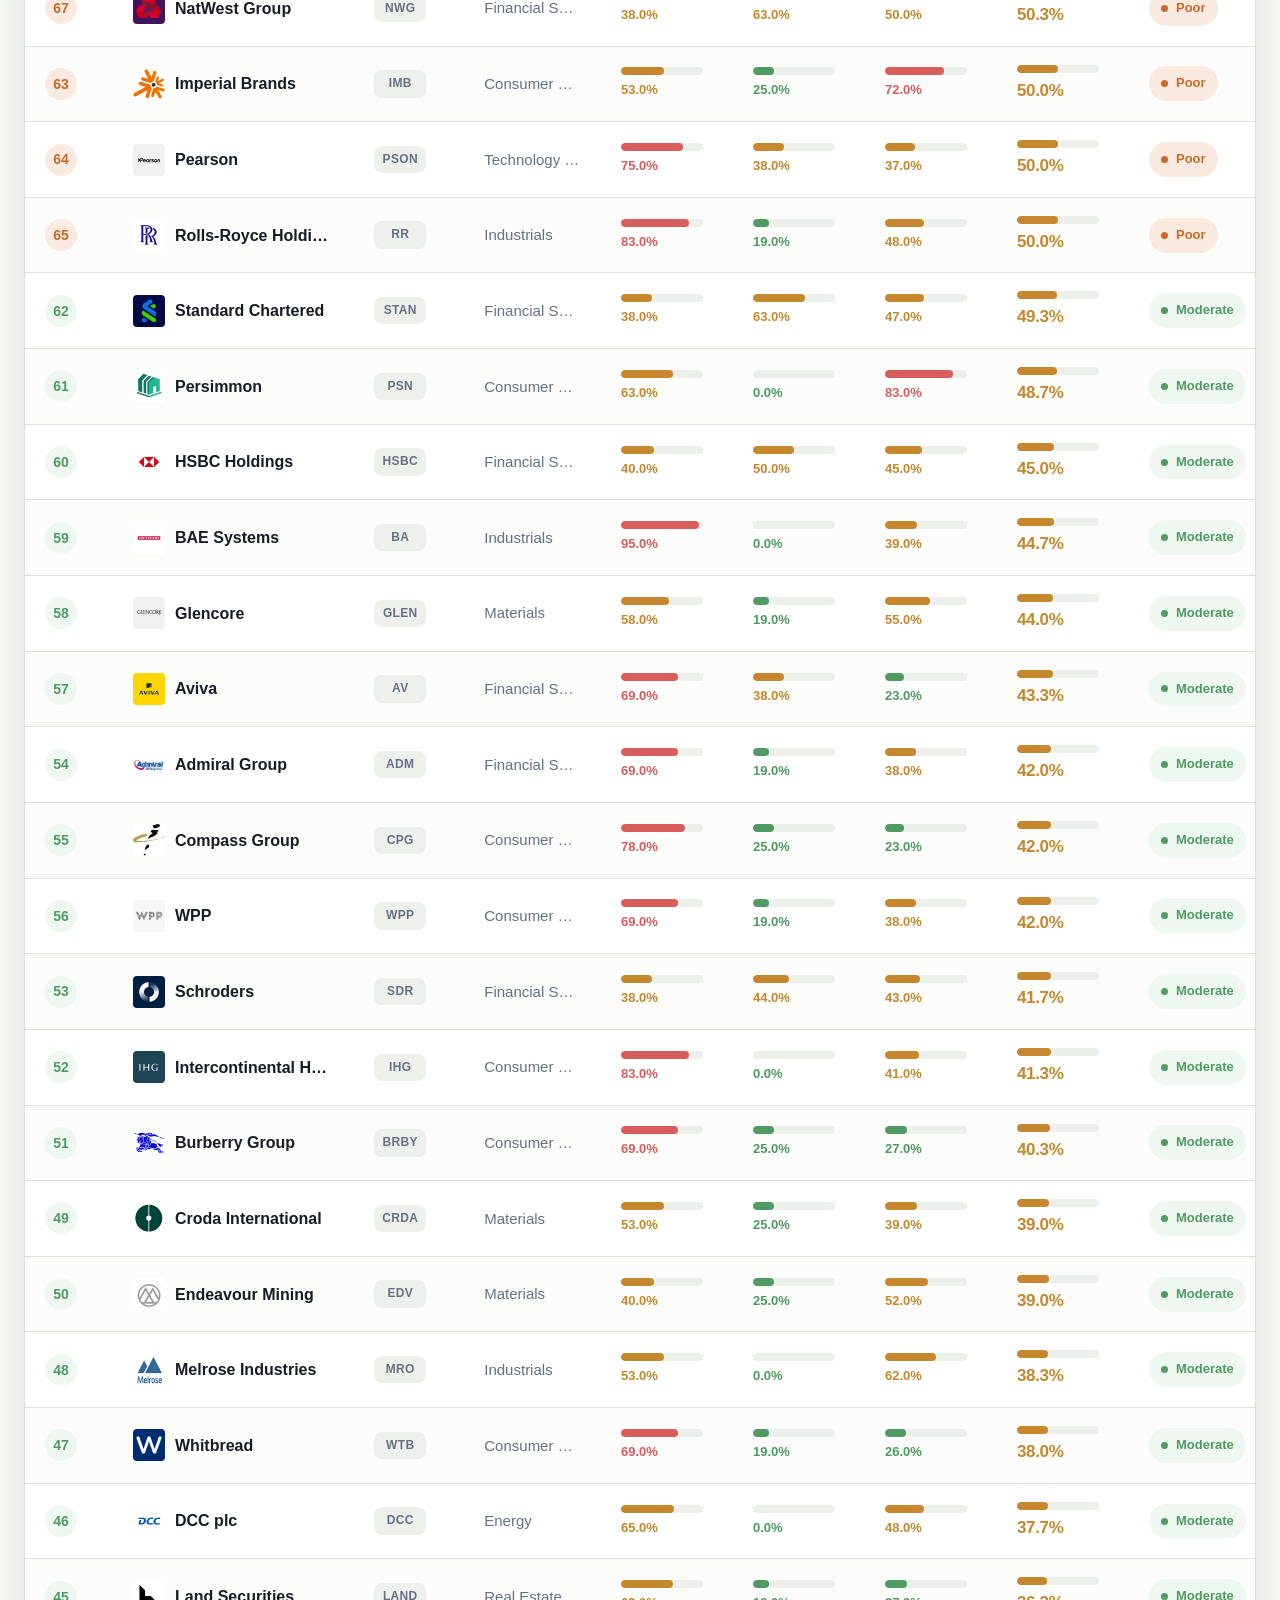
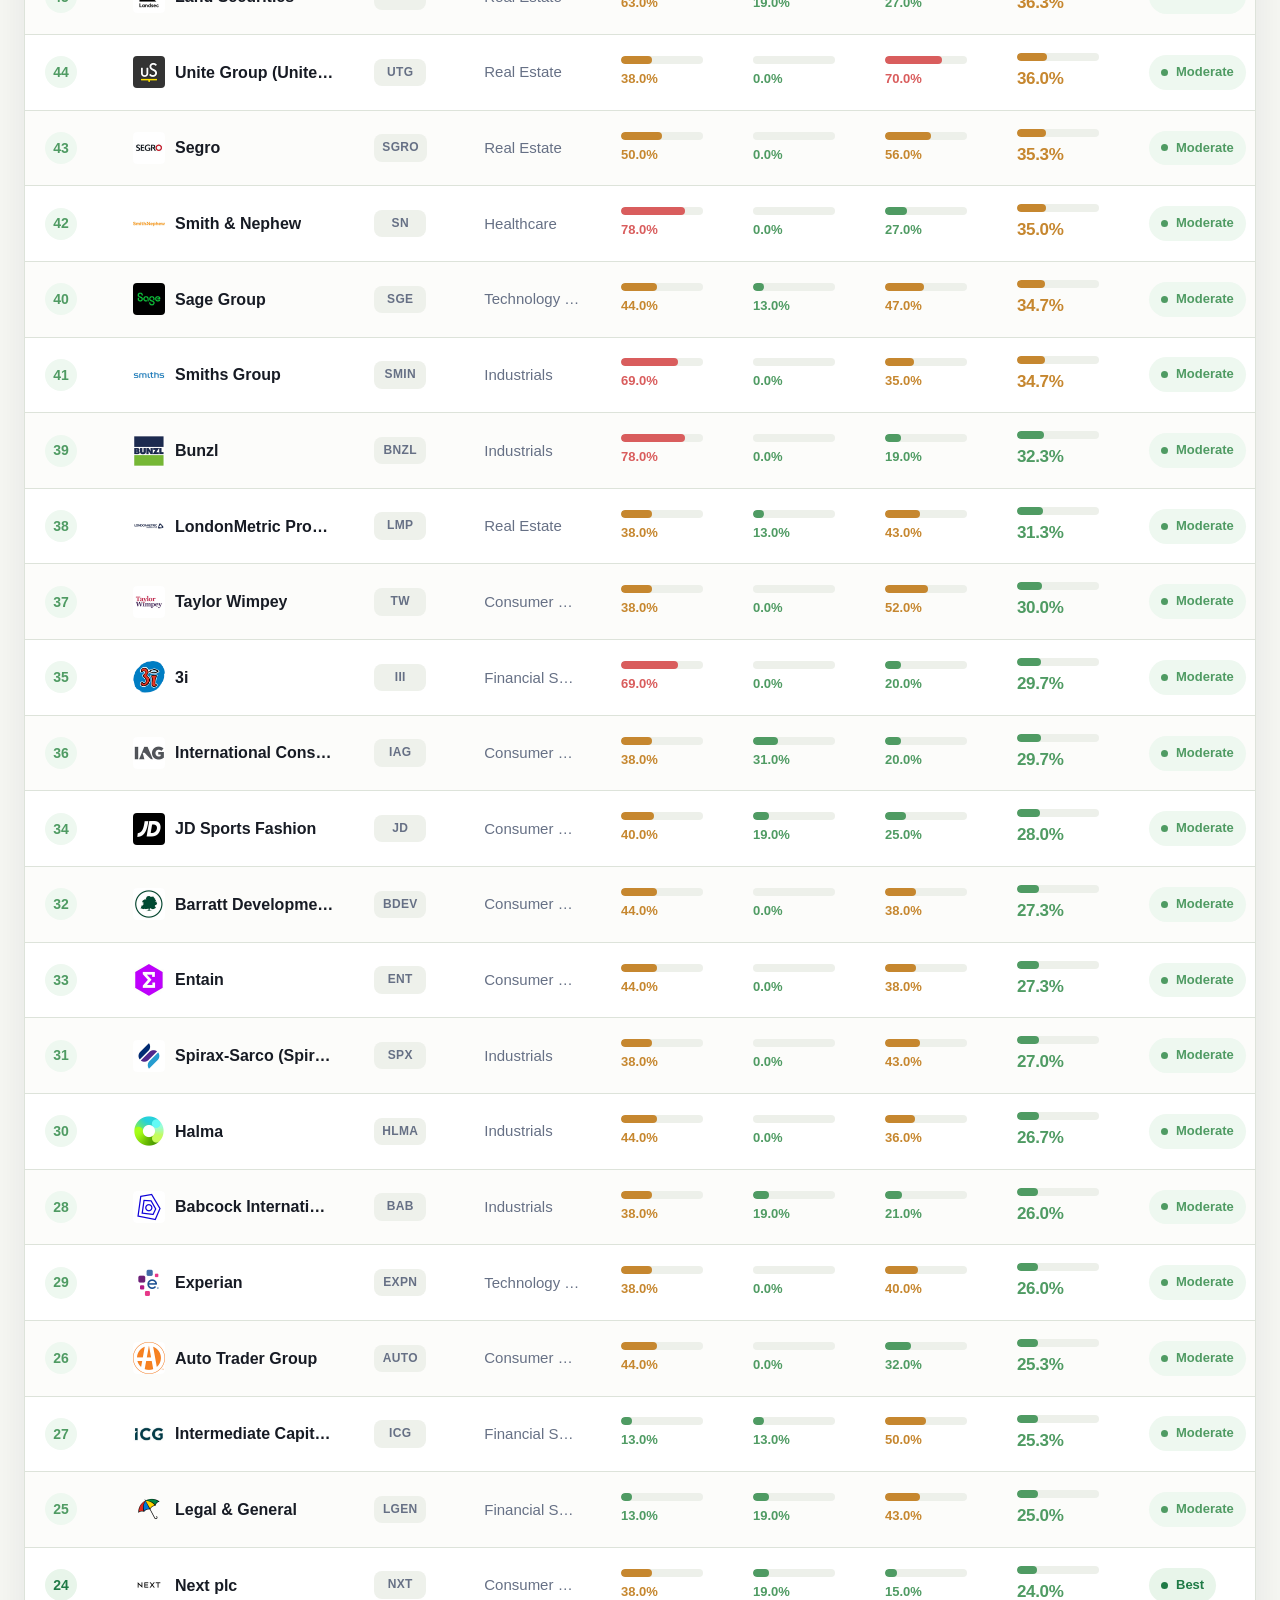
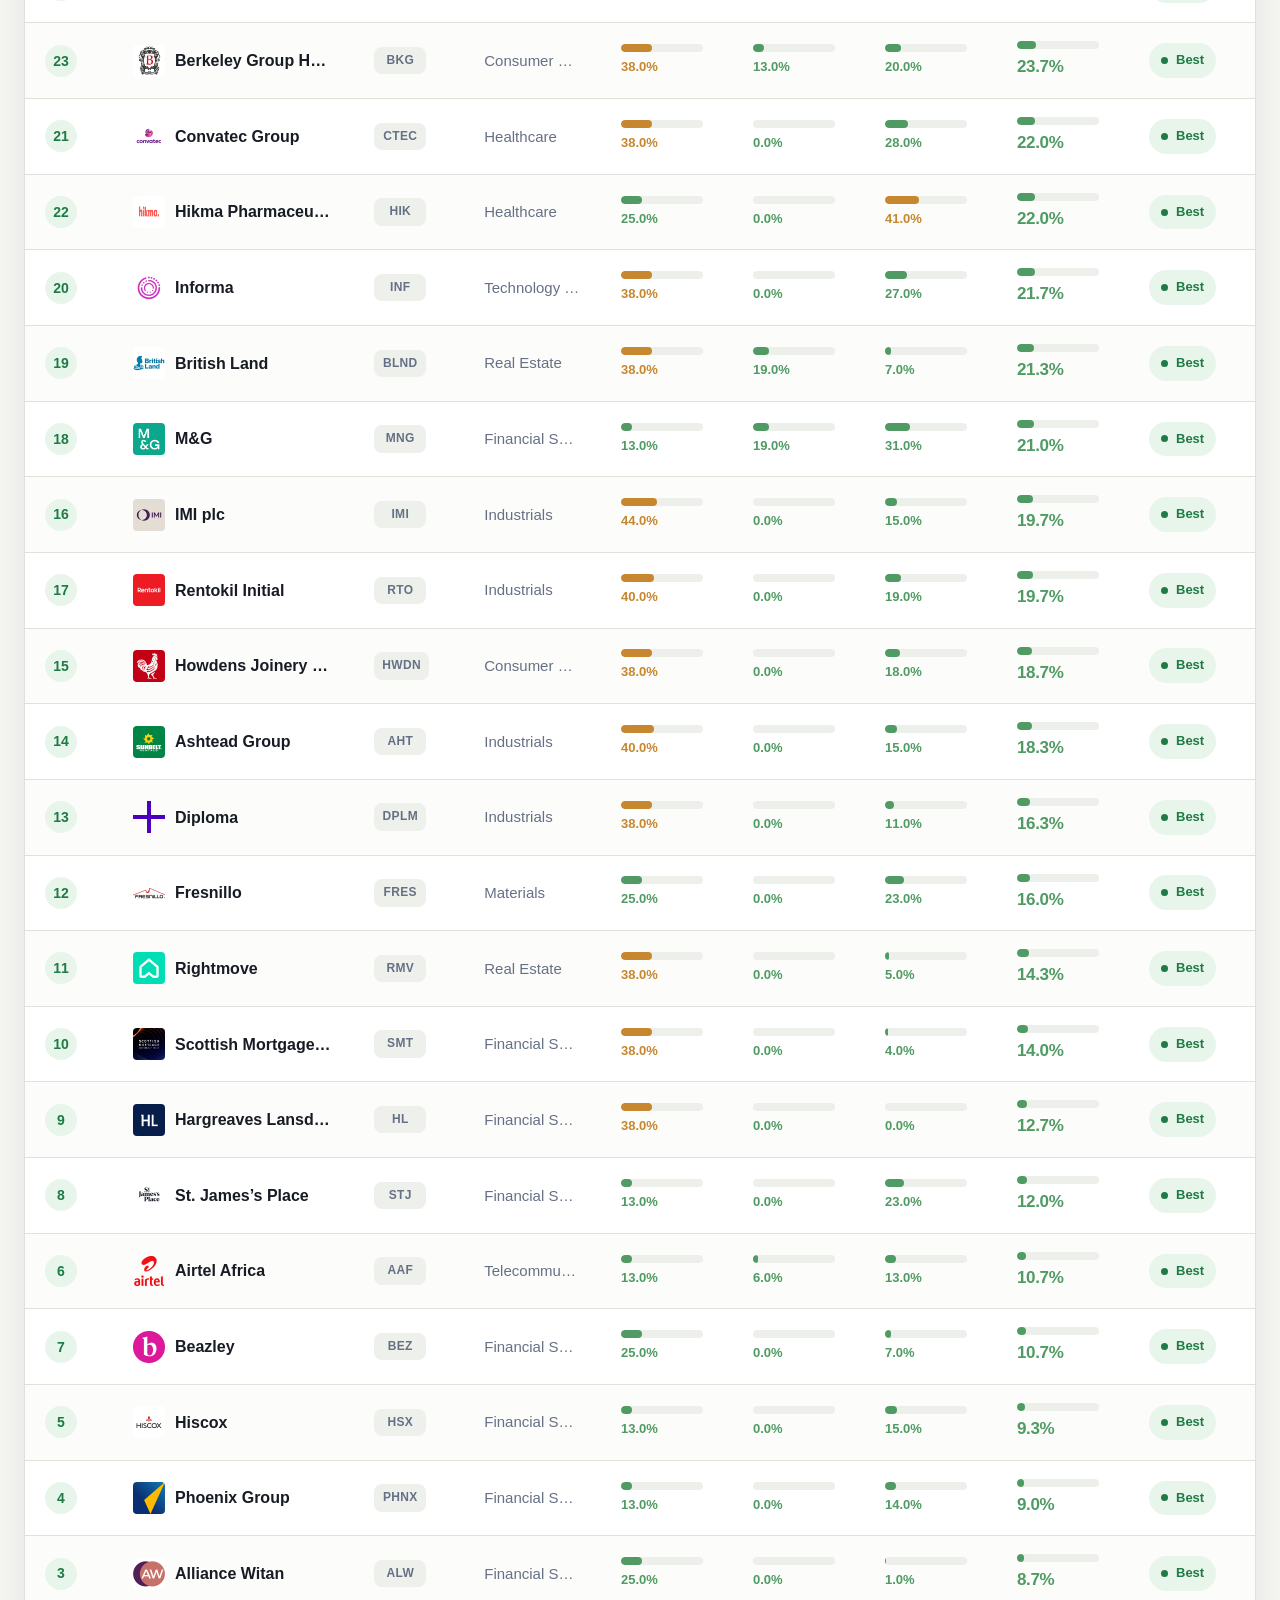
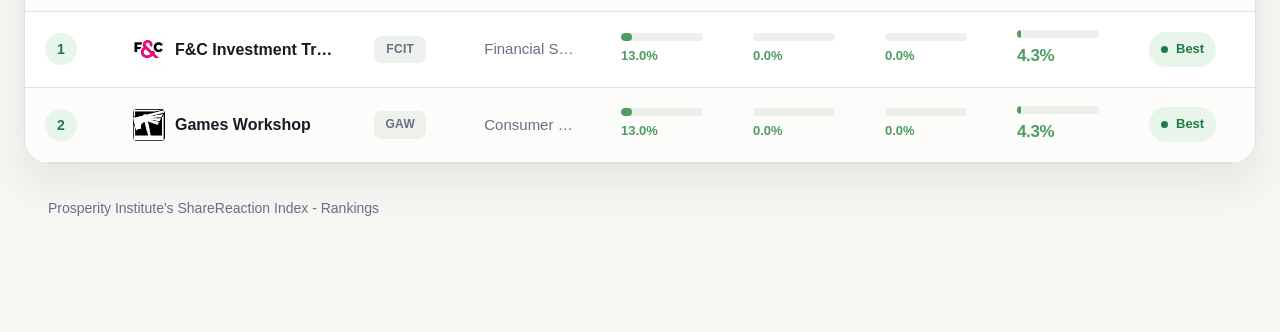
<file: rankings.html>
<!DOCTYPE html>
<html lang="en">
<head>
  <meta charset="UTF-8" />
  <meta name="viewport" content="width=device-width, initial-scale=1.0" />
  <title>Environment Rankings | FTSE 100 ESG Exposure Index</title>
  <link rel="stylesheet" href="styles.css" />
  <script defer src="data.js"></script>
  <script defer src="rankings.js"></script>
</head>
<body class="page-rankings">
  <header>
    <div class="wrap nav">
      <a href="index.html" class="brand">
        <img src="PI_logo.png" alt="Prosperity Institute logo" class="brand-mark" />
        <div class="brand-name">ShareReaction Index</div>
      </a>
      <nav class="nav-links">
        <a href="index.html">Home</a>
        <a href="esg.html" class="active">Full ESG Index</a>
        <a href="sectors.html">Sectors</a>
        <a href="methodology.html">Methodology</a>
        <a href="companies.html">Company Directory</a>
      </nav>
      <form class="newsletter-nav" aria-label="Newsletter signup" onsubmit="event.preventDefault();">
        <input type="email" aria-label="Email address" placeholder="Email address" />
        <button type="submit">Sign up</button>
      </form>
    </div>
  </header>

  <section class="page">
    <div class="wrap-wide">
      <div class="section-head">
        <div>
          <h1>Environment Exposure Rankings</h1>
          <p>
            Showing the Environment module of the FTSE 100 ESG Exposure Index.
            Lower Environment scores rank more favorably on the Index.
          </p>
          <button class="btn btn-score-info" id="scoreInfoBtn" aria-label="Open how to read scores information">
            <span>?</span>
            How to Read the Scores
          </button>
        </div>
      </div>

      <div class="domain-index-switcher">
        <h2>Choose an index view</h2>
        <p>Start with the full composite, or open a domain-specific index for a closer look.</p>
        <nav class="domain-index-tabs" aria-label="Index views">
          <a href="esg.html" class="domain-index-tab">Full ESG</a>
          <a href="rankings.html" class="domain-index-tab active">Environment</a>
          <a href="social.html" class="domain-index-tab">Social</a>
          <a href="governance.html" class="domain-index-tab">Governance</a>
        </nav>
      </div>

      <div class="toolbar">
        <input class="control" id="searchInput" placeholder="Search company or ticker..." />
        <select class="control" id="sectorFilter">
          <option value="">All sectors</option>
        </select>
        <select class="control" id="tierFilter">
          <option value="">All tiers</option>
          <option value="best">Best</option>
          <option value="moderate">Moderate</option>
          <option value="poor">Poor</option>
          <option value="wasteful">Wasteful</option>
        </select>
      </div>

      <div class="table-card">
        <div class="table-wrap">
          <table class="score-table">
            <thead class="table-header">
              <tr class="header-row">
                <th><button type="button" class="header-cell" data-sort="rank">Rank</button></th>
                <th><button type="button" class="header-cell" data-sort="Company">Company</button></th>
                <th><button type="button" class="header-cell" data-sort="Ticker">Ticker</button></th>
                <th><button type="button" class="header-cell" data-sort="Sector">Sector</button></th>
                <th><button type="button" class="header-cell" data-sort="Climate_Targets">Climate Targets</button></th>
                <th><button type="button" class="header-cell" data-sort="Investment_Transition">Inv. &amp; Transition</button></th>
                <th><button type="button" class="header-cell" data-sort="Climate_Reporting">Climate Reporting</button></th>
                <th><button type="button" class="header-cell" data-sort="Environment_Score">Environment Exposure</button></th>
                <th><button type="button" class="header-cell" data-sort="tier">Tier</button></th>
              </tr>
            </thead>
            <tbody class="table-body" id="tableBody"></tbody>
          </table>
        </div>
      </div>

      <footer class="foot">
        <div class="wrap-wide">
          Prosperity Institute's ShareReaction Index - Rankings
        </div>
      </footer>
    </div>
  </section>
  <!-- Score Info Modal -->
  <div id="scoreInfoModal" class="modal" role="dialog" aria-labelledby="scoreInfoTitle" aria-hidden="true">
    <div class="modal-overlay"></div>
    <div class="modal-content">
      <div class="modal-header">
        <h2 id="scoreInfoTitle">How to Read the Scores</h2>
        <button class="modal-close" id="scoreInfoClose" aria-label="Close"></button>
      </div>
      <div class="modal-body">
        <p><strong>The FTSE 100 ESG Exposure Index uses a contrarian framework.</strong> Higher values reflect greater ESG-related commitments, programmes, incentives, and reporting intensity.</p>
        
        <h3>Score Interpretation</h3>
        <p><strong>Lower scores rank more favorably on the Index.</strong> A company with a score of 0.15 ranks more favorably than a company with a score of 0.65.</p>
        
        <div class="score-guide">
          <div class="score-tier">
            <div class="tier-indicator best"></div>
            <div>
              <strong>Best</strong><br>
              <span class="score-range">0.00 – 0.25</span>
              <p>Minimal ESG intensity; fewer commitments and lower reporting.</p>
            </div>
          </div>
          
          <div class="score-tier">
            <div class="tier-indicator moderate"></div>
            <div>
              <strong>Moderate</strong><br>
              <span class="score-range">0.25 – 0.50</span>
              <p>Low to moderate ESG intensity; selective programs and moderate reporting.</p>
            </div>
          </div>
          
          <div class="score-tier">
            <div class="tier-indicator poor"></div>
            <div>
              <strong>Poor</strong><br>
              <span class="score-range">0.50 – 0.75</span>
              <p>High ESG intensity; established commitments and regular reporting.</p>
            </div>
          </div>
          
          <div class="score-tier">
            <div class="tier-indicator wasteful"></div>
            <div>
              <strong>Wasteful</strong><br>
              <span class="score-range">0.75 – 1.00</span>
              <p>Maximum ESG intensity; extensive programs prioritizing ESG over shareholders.</p>
            </div>
          </div>
        </div>

        <h3>The Three Dimensions</h3>
        <p><strong>Environment (E):</strong> Climate targets, investment in transition, and climate reporting.</p>
        <p><strong>Social (S):</strong> DEI targets, workplace programs, and social incentives.</p>
        <p><strong>Governance (G):</strong> Board diversity, executive compensation structures, and governance practices.</p>

        <p style="margin-top: 28px; padding-top: 20px; border-top: 1px solid var(--line); font-size: 13px; color: var(--ink-soft);">
          For more details, visit the <a href="methodology.html" style="color: var(--green); font-weight: 600;">Methodology</a> page.
        </p>
      </div>
    </div>
  </div></body>
</html>
</file>
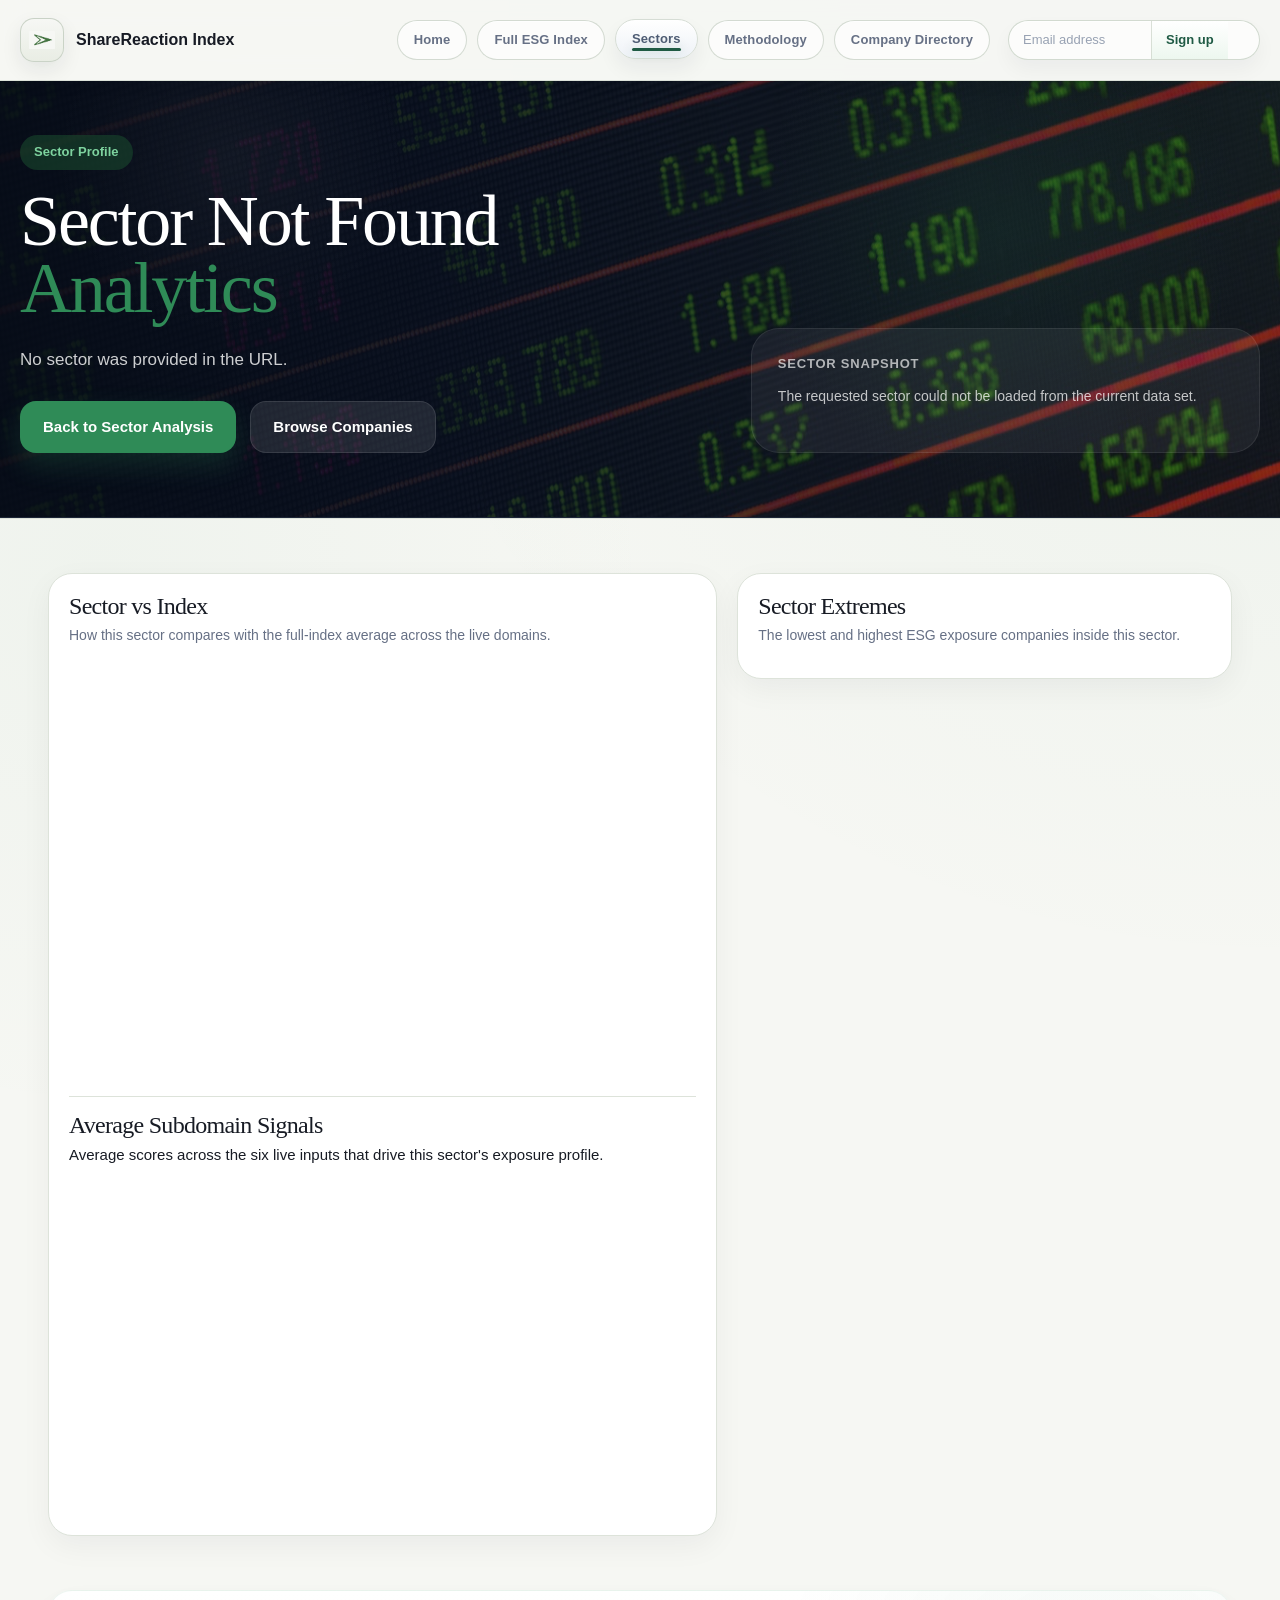
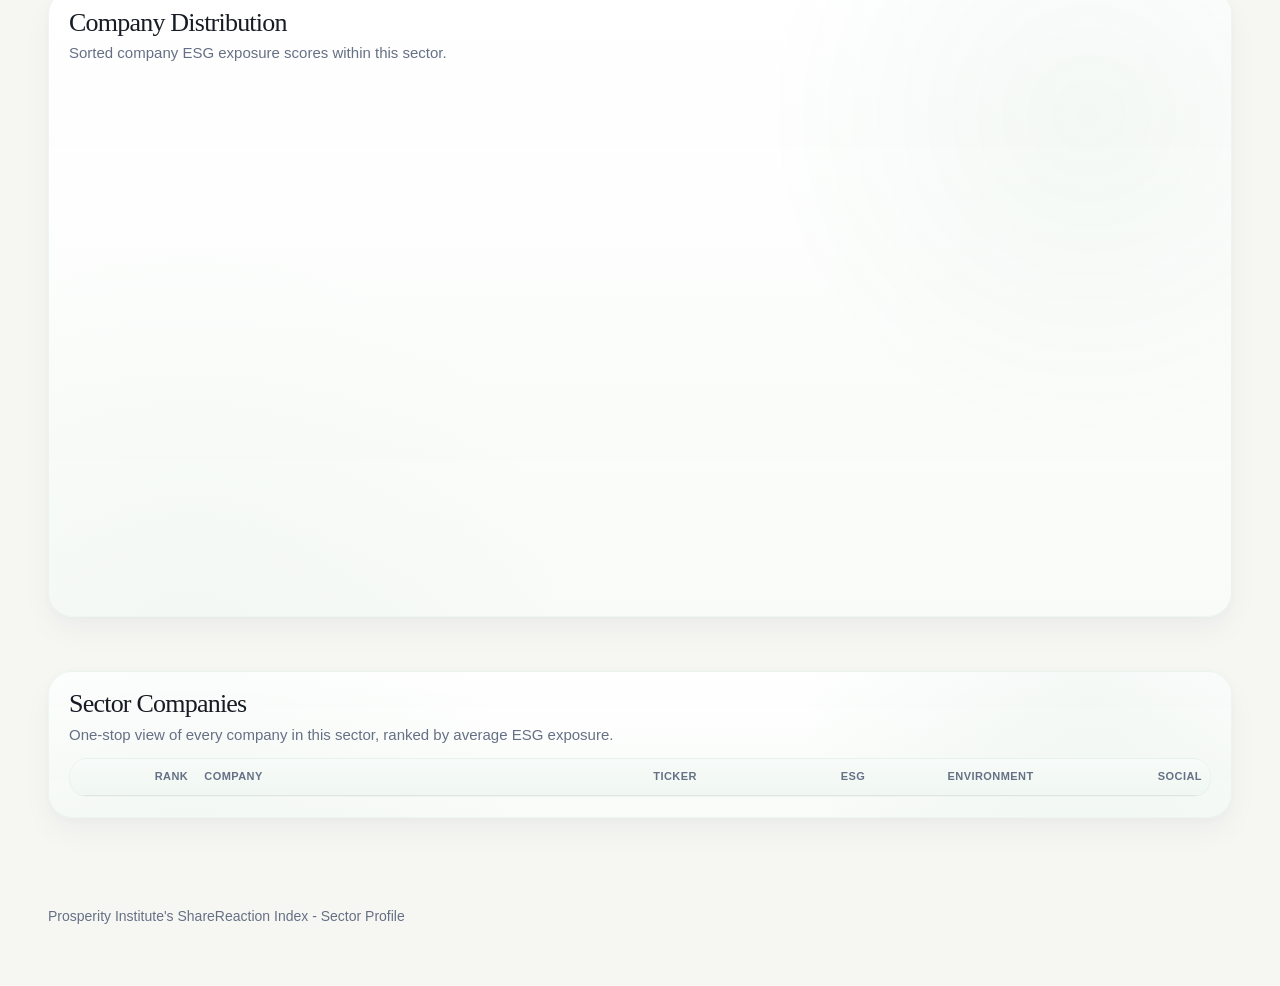
<file: sector-profile.html>
<!DOCTYPE html>
<html lang="en">
<head>
  <meta charset="UTF-8" />
  <meta name="viewport" content="width=device-width, initial-scale=1.0" />
  <title>Sector Profile | FTSE 100 ESG Exposure Index</title>
  <link rel="stylesheet" href="styles.css" />
  <script src="https://cdn.plot.ly/plotly-2.35.2.min.js"></script>
  <script defer src="data.js"></script>
  <script defer src="sector-profile.js"></script>
</head>
<body class="page-sectors">
  <header>
    <div class="wrap nav">
      <a href="index.html" class="brand">
        <img src="PI_logo.png" alt="Prosperity Institute logo" class="brand-mark" />
        <div class="brand-name">ShareReaction Index</div>
      </a>
      <nav class="nav-links">
        <a href="index.html">Home</a>
        <a href="esg.html">Full ESG Index</a>
        <a href="sectors.html" class="active">Sectors</a>
        <a href="methodology.html">Methodology</a>
        <a href="companies.html">Company Directory</a>
      </nav>
      <form class="newsletter-nav" aria-label="Newsletter signup" onsubmit="event.preventDefault();">
        <input type="email" aria-label="Email address" placeholder="Email address" />
        <button type="submit">Sign up</button>
      </form>
    </div>
  </header>

  <section class="hero">
    <div class="wrap hero-inner">
      <div class="profile-hero-copy">
        <div class="eyebrow">Sector Profile</div>
        <div class="profile-hero-title">
          <h1>
            <span id="sectorProfileName">Sector</span>
            <span class="accent">Analytics</span>
          </h1>
        </div>
        <p id="sectorProfileIntro">
          Sector-level analytics across the live Environment and Social modules.
        </p>

        <div class="hero-actions">
          <a href="sectors.html" class="btn btn-primary">Back to Sector Analysis</a>
          <a href="companies.html" class="btn btn-secondary">Browse Companies</a>
        </div>
      </div>

      <div class="hero-panel">
        <h3>Sector Snapshot</h3>
        <p id="sectorProfileMetaText">
          Comparative context for the selected sector.
        </p>
        <div class="signal-list" id="sectorProfileSignalList"></div>
      </div>
    </div>
  </section>

  <div class="stats-strip">
    <div class="wrap stats-grid" id="sectorProfileStatsGrid"></div>
  </div>

  <section class="page">
    <div class="wrap">
      <div class="overview-feature-grid sector-profile-top-grid">
        <div class="card overview-breakdown-card sector-profile-chart-card">
          <div class="section-head overview-feature-head">
            <div>
              <h2>Sector vs Index</h2>
              <p>How this sector compares with the full-index average across the live domains.</p>
            </div>
          </div>
          <div id="sectorProfileComparisonChart" style="width:100%;height:420px;"></div>
          <div class="sector-profile-subchart">
            <div class="overview-mini-head">
              <h2>Average Subdomain Signals</h2>
              <p>Average scores across the six live inputs that drive this sector's exposure profile.</p>
            </div>
            <div id="sectorProfileSubdomainChart" style="width:100%;height:340px;"></div>
          </div>
        </div>

        <div class="card overview-leaderboard-card sector-profile-leader-card">
          <div class="section-head overview-feature-head">
            <div>
              <h2>Sector Extremes</h2>
              <p>The lowest and highest ESG exposure companies inside this sector.</p>
            </div>
          </div>
          <div class="leaderboard-list sector-profile-leaderboard" id="sectorProfileLeaderboard"></div>
        </div>
      </div>
    </div>
  </section>

  <section class="page" style="padding-top:0;">
    <div class="wrap">
      <div class="card sector-panel-card">
        <div class="section-head sector-head">
          <div>
            <h2>Company Distribution</h2>
            <p>Sorted company ESG exposure scores within this sector.</p>
          </div>
        </div>
        <div id="sectorProfileCompanyChart" style="width:100%;height:520px;"></div>
      </div>
    </div>
  </section>

  <section class="page" style="padding-top:0;">
    <div class="wrap">
      <div class="card sector-panel-card">
        <div class="section-head sector-head">
          <div>
            <h2>Sector Companies</h2>
            <p>One-stop view of every company in this sector, ranked by average ESG exposure.</p>
          </div>
        </div>
        <div class="sector-table-wrap">
          <table class="sector-table sector-profile-table">
            <thead>
              <tr>
                <th>Rank</th>
                <th>Company</th>
                <th>Ticker</th>
                <th>ESG</th>
                <th>Environment</th>
                <th>Social</th>
              </tr>
            </thead>
            <tbody id="sectorProfileTableBody"></tbody>
          </table>
        </div>
      </div>
    </div>
  </section>

  <footer class="foot">
    <div class="wrap">
      Prosperity Institute's ShareReaction Index - Sector Profile
    </div>
  </footer>
</body>
</html>
</file>
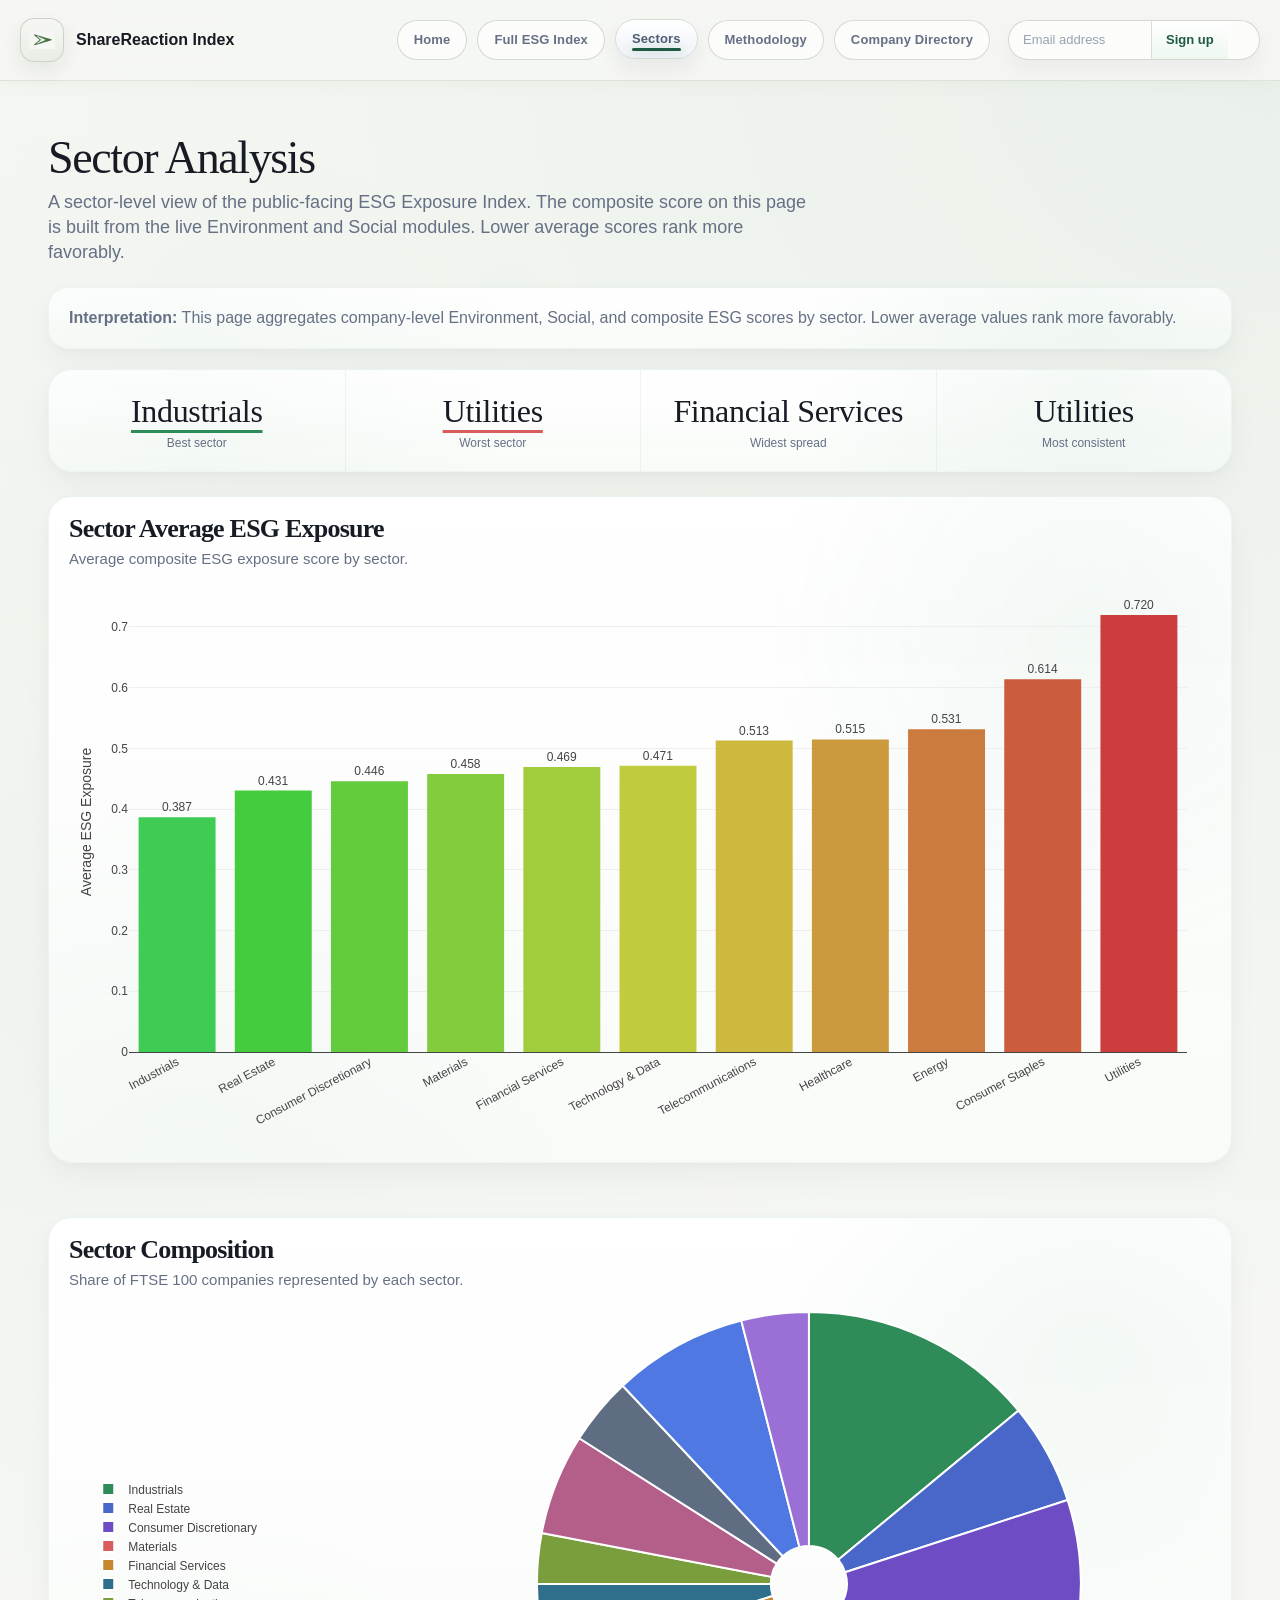
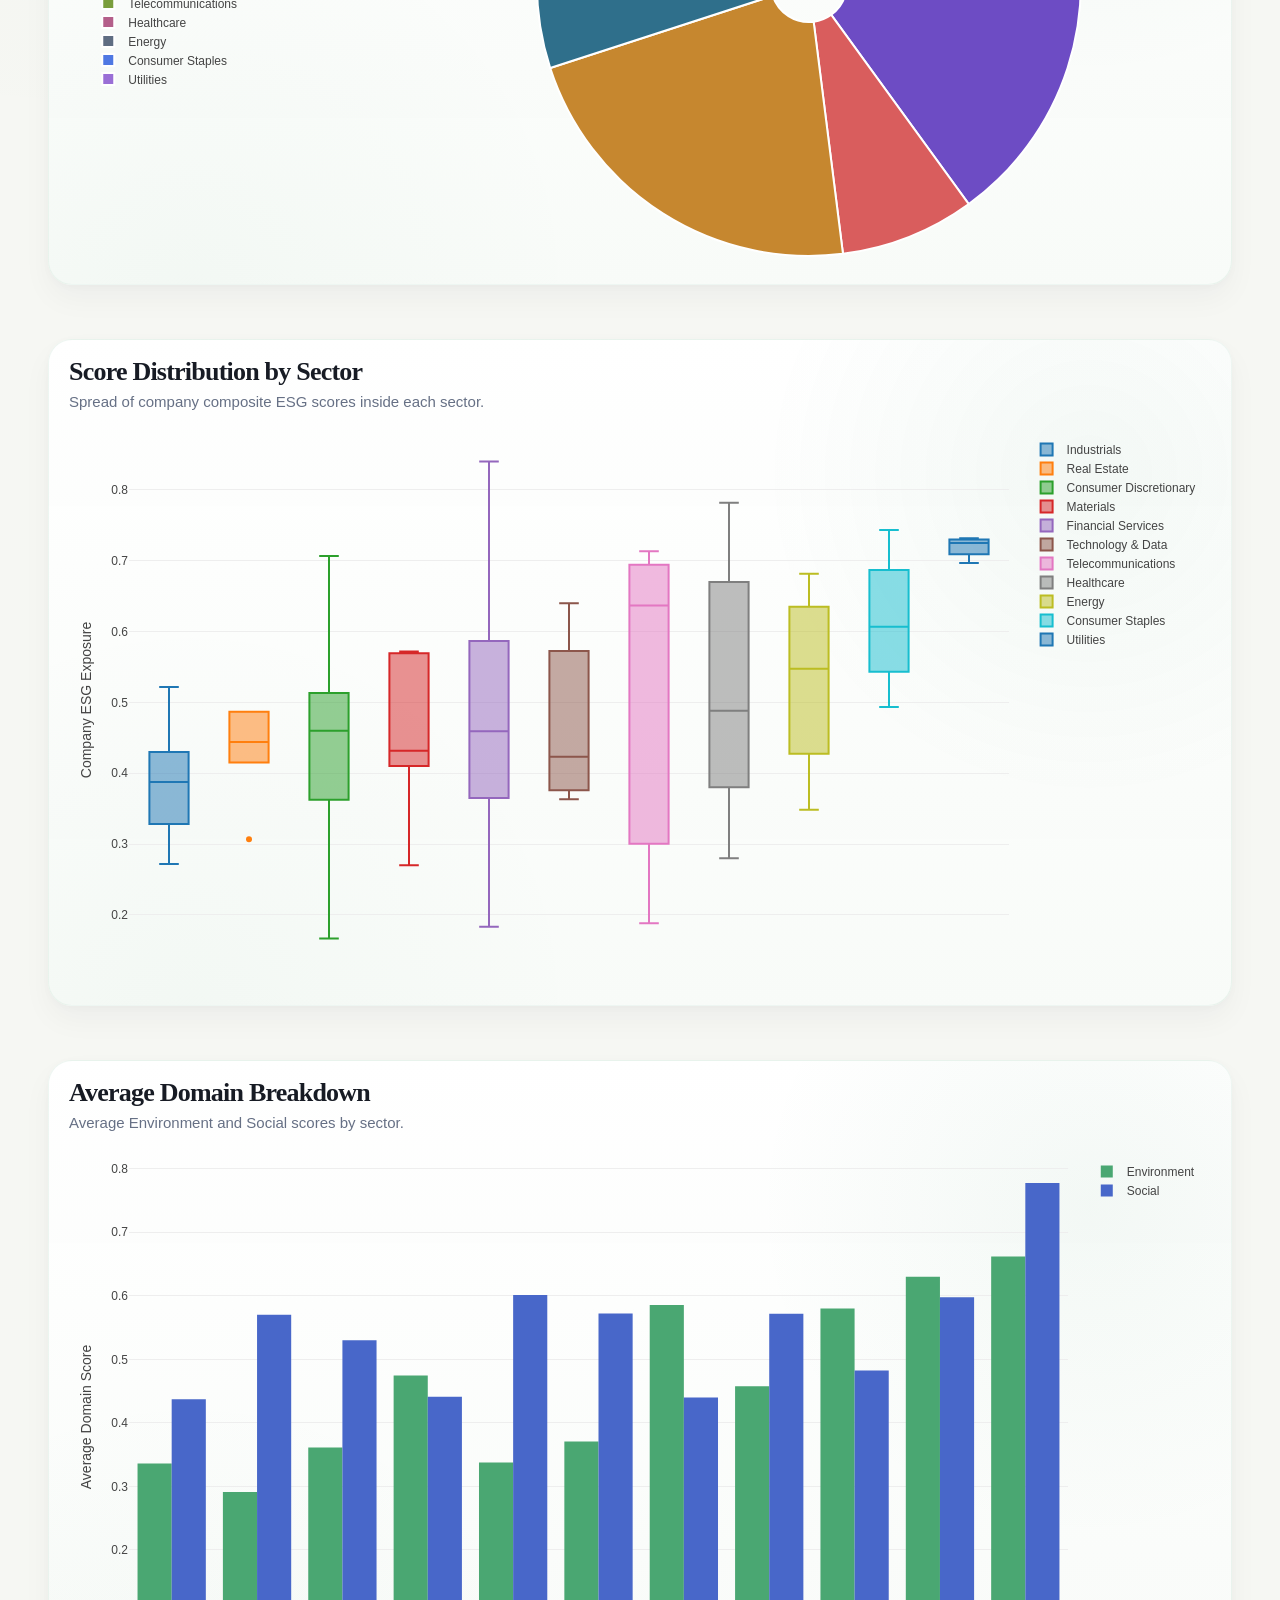
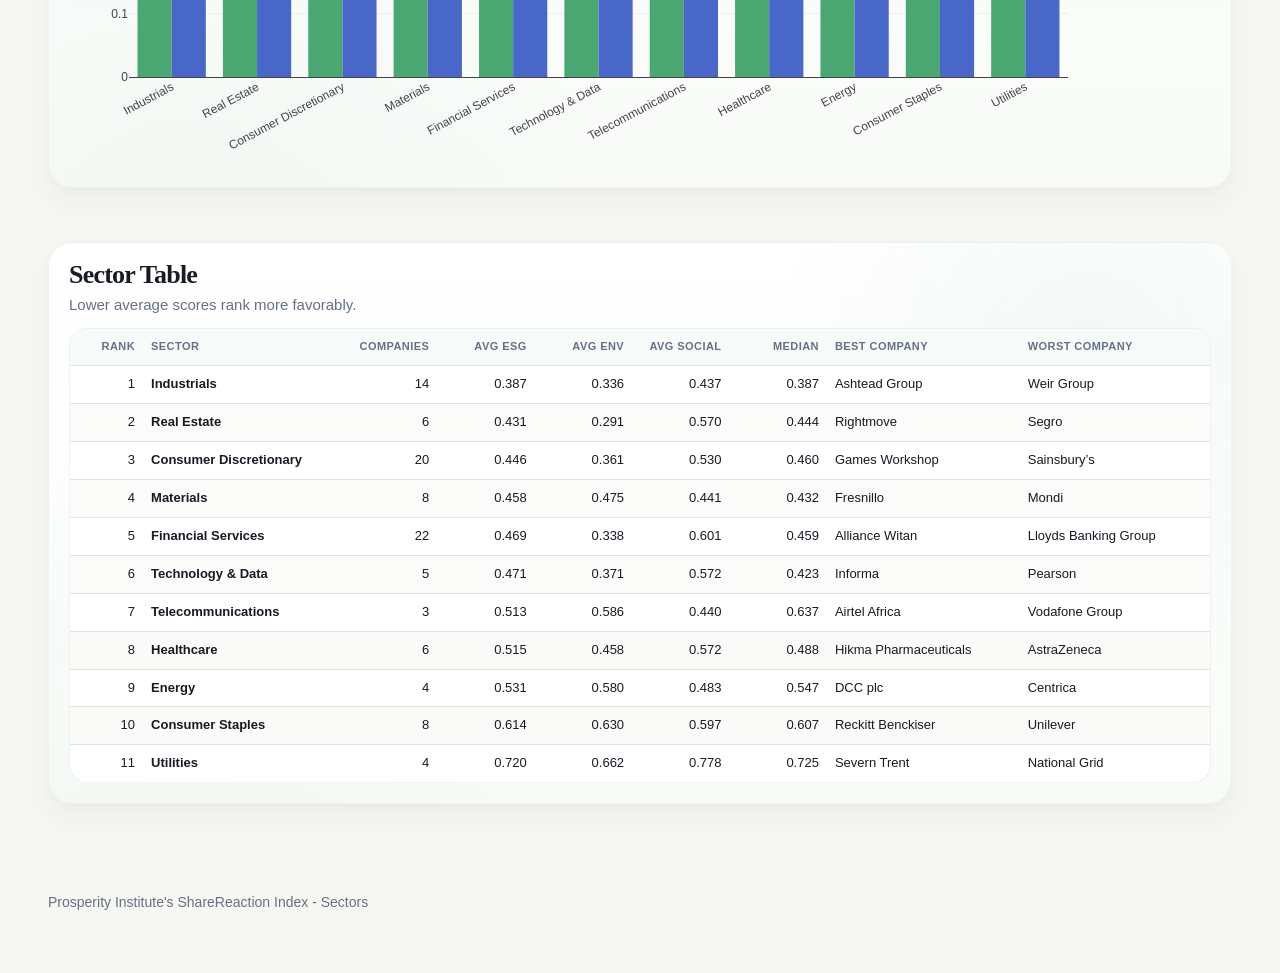
<file: sectors.html>
<!DOCTYPE html>
<html lang="en">
<head>
  <meta charset="UTF-8" />
  <meta name="viewport" content="width=device-width, initial-scale=1.0" />
  <title>Sector Analysis | FTSE 100 ESG Exposure Index</title>
  <link rel="stylesheet" href="styles.css" />
  <script src="https://cdn.plot.ly/plotly-2.35.2.min.js"></script>
  <script defer src="data.js"></script>
  <script defer src="sectors.js"></script>
</head>
<body class="page-sectors">
  <header>
    <div class="wrap nav">
      <a href="index.html" class="brand">
        <img src="PI_logo.png" alt="Prosperity Institute logo" class="brand-mark" />
        <div class="brand-name">ShareReaction Index</div>
      </a>
      <nav class="nav-links">
        <a href="index.html">Home</a>
        <a href="esg.html">Full ESG Index</a>
        <a href="sectors.html" class="active">Sectors</a>
        <a href="methodology.html">Methodology</a>
        <a href="companies.html">Company Directory</a>
      </nav>
      <form class="newsletter-nav" aria-label="Newsletter signup" onsubmit="event.preventDefault();">
        <input type="email" aria-label="Email address" placeholder="Email address" />
        <button type="submit">Sign up</button>
      </form>
    </div>
  </header>

  <section class="page" style="padding-bottom: 20px;">
    <div class="wrap">
      <div class="section-head">
        <div>
          <h1>Sector Analysis</h1>
          <p>
            A sector-level view of the public-facing ESG Exposure Index. The composite score on this page
            is built from the live Environment and Social modules. Lower average scores rank more favorably.
          </p>
        </div>
      </div>

      <div class="construction" style="margin-top: 0;">
        <strong>Interpretation:</strong>
        This page aggregates company-level Environment, Social, and composite ESG scores by sector.
        Lower average values rank more favorably.
      </div>
    </div>
  </section>

  <section class="page" style="padding-top: 0; padding-bottom: 24px;">
    <div class="wrap">
      <div class="card sector-stats-widget">
        <div class="stats-grid sector-stats-grid" id="sectorStatsGrid"></div>
      </div>
    </div>
  </section>

  <section class="page" style="padding-top: 0;">
    <div class="wrap">
      <div class="card sector-panel-card">
        <div class="section-head sector-head">
          <div>
            <h2><strong>Sector Average ESG Exposure</strong></h2>
            <p>Average composite ESG exposure score by sector.</p>
          </div>
        </div>
        <div id="sectorBarChart" style="width:100%;height:560px;"></div>
      </div>
    </div>
  </section>

  <section class="page" style="padding-top:0;">
    <div class="wrap">
      <div class="card sector-panel-card">
        <div class="section-head sector-head">
          <div>
            <h2><strong>Sector Composition</strong></h2>
            <p>Share of FTSE 100 companies represented by each sector.</p>
          </div>
        </div>
        <div id="sectorPieChart" style="width:100%;height:560px;"></div>
      </div>
    </div>
  </section>

  <section class="page" style="padding-top:0;">
    <div class="wrap">
      <div class="card sector-panel-card">
        <div class="section-head sector-head">
          <div>
            <h2><strong>Score Distribution by Sector</strong></h2>
            <p>Spread of company composite ESG scores inside each sector.</p>
          </div>
        </div>
        <div id="sectorBoxPlot" style="width:100%;height:560px;"></div>
      </div>
    </div>
  </section>

  <section class="page" style="padding-top:0;">
    <div class="wrap">
      <div class="card sector-panel-card">
        <div class="section-head sector-head">
          <div>
            <h2><strong>Average Domain Breakdown</strong></h2>
            <p>Average Environment and Social scores by sector.</p>
          </div>
        </div>
        <div id="sectorGroupedChart" style="width:100%;height:620px;"></div>
      </div>
    </div>
  </section>

  <section class="page" style="padding-top:0;">
    <div class="wrap">
      <div class="card sector-panel-card">
        <div class="section-head sector-head">
          <div>
            <h2><strong>Sector Table</strong></h2>
            <p>Lower average scores rank more favorably.</p>
          </div>
        </div>
        <div class="sector-table-wrap">
          <table class="sector-table">
            <thead>
              <tr>
                <th>Rank</th>
                <th>Sector</th>
                <th>Companies</th>
                <th>Avg ESG</th>
                <th>Avg Env</th>
                <th>Avg Social</th>
                <th>Median</th>
                <th>Best Company</th>
                <th>Worst Company</th>
                <th>Range</th>
              </tr>
            </thead>
            <tbody id="sectorTableBody"></tbody>
          </table>
        </div>
      </div>
    </div>
  </section>

  <footer class="foot">
    <div class="wrap">
      Prosperity Institute's ShareReaction Index - Sectors
    </div>
  </footer>
</body>
</html>
</file>
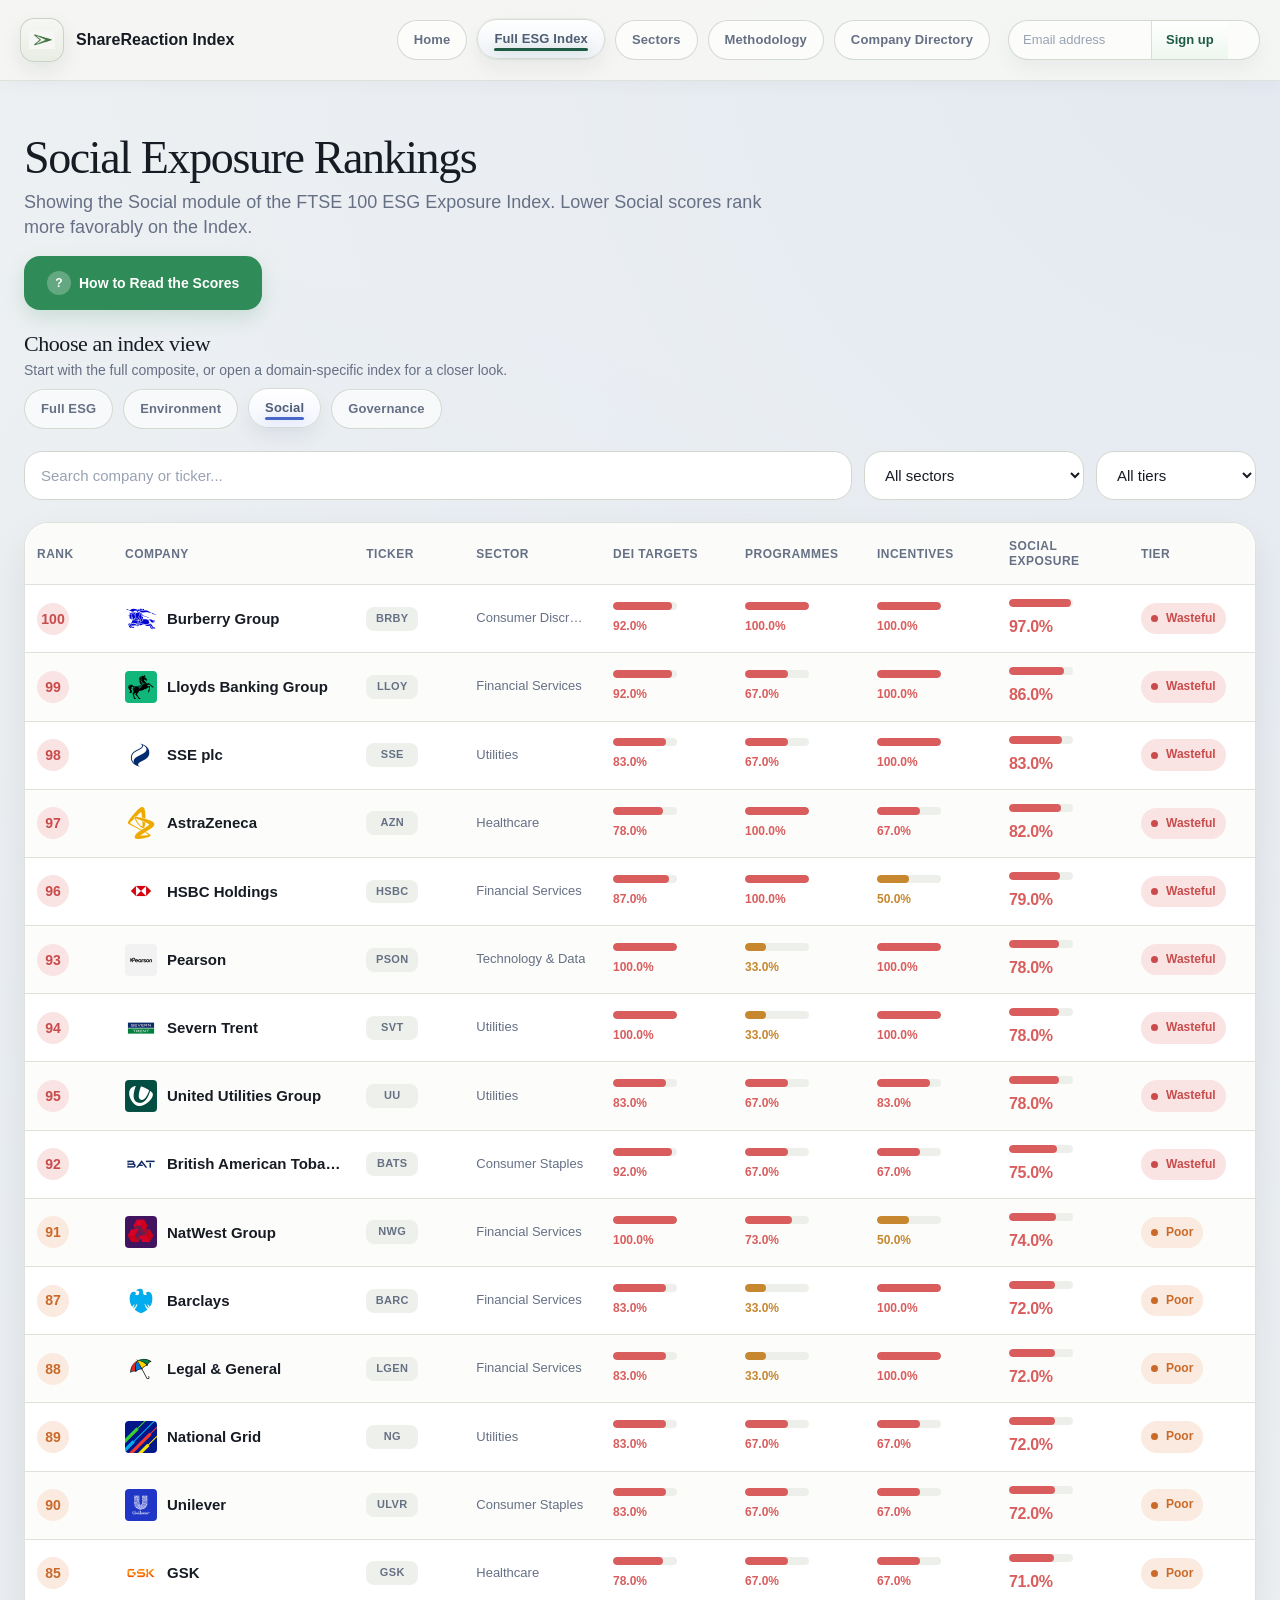
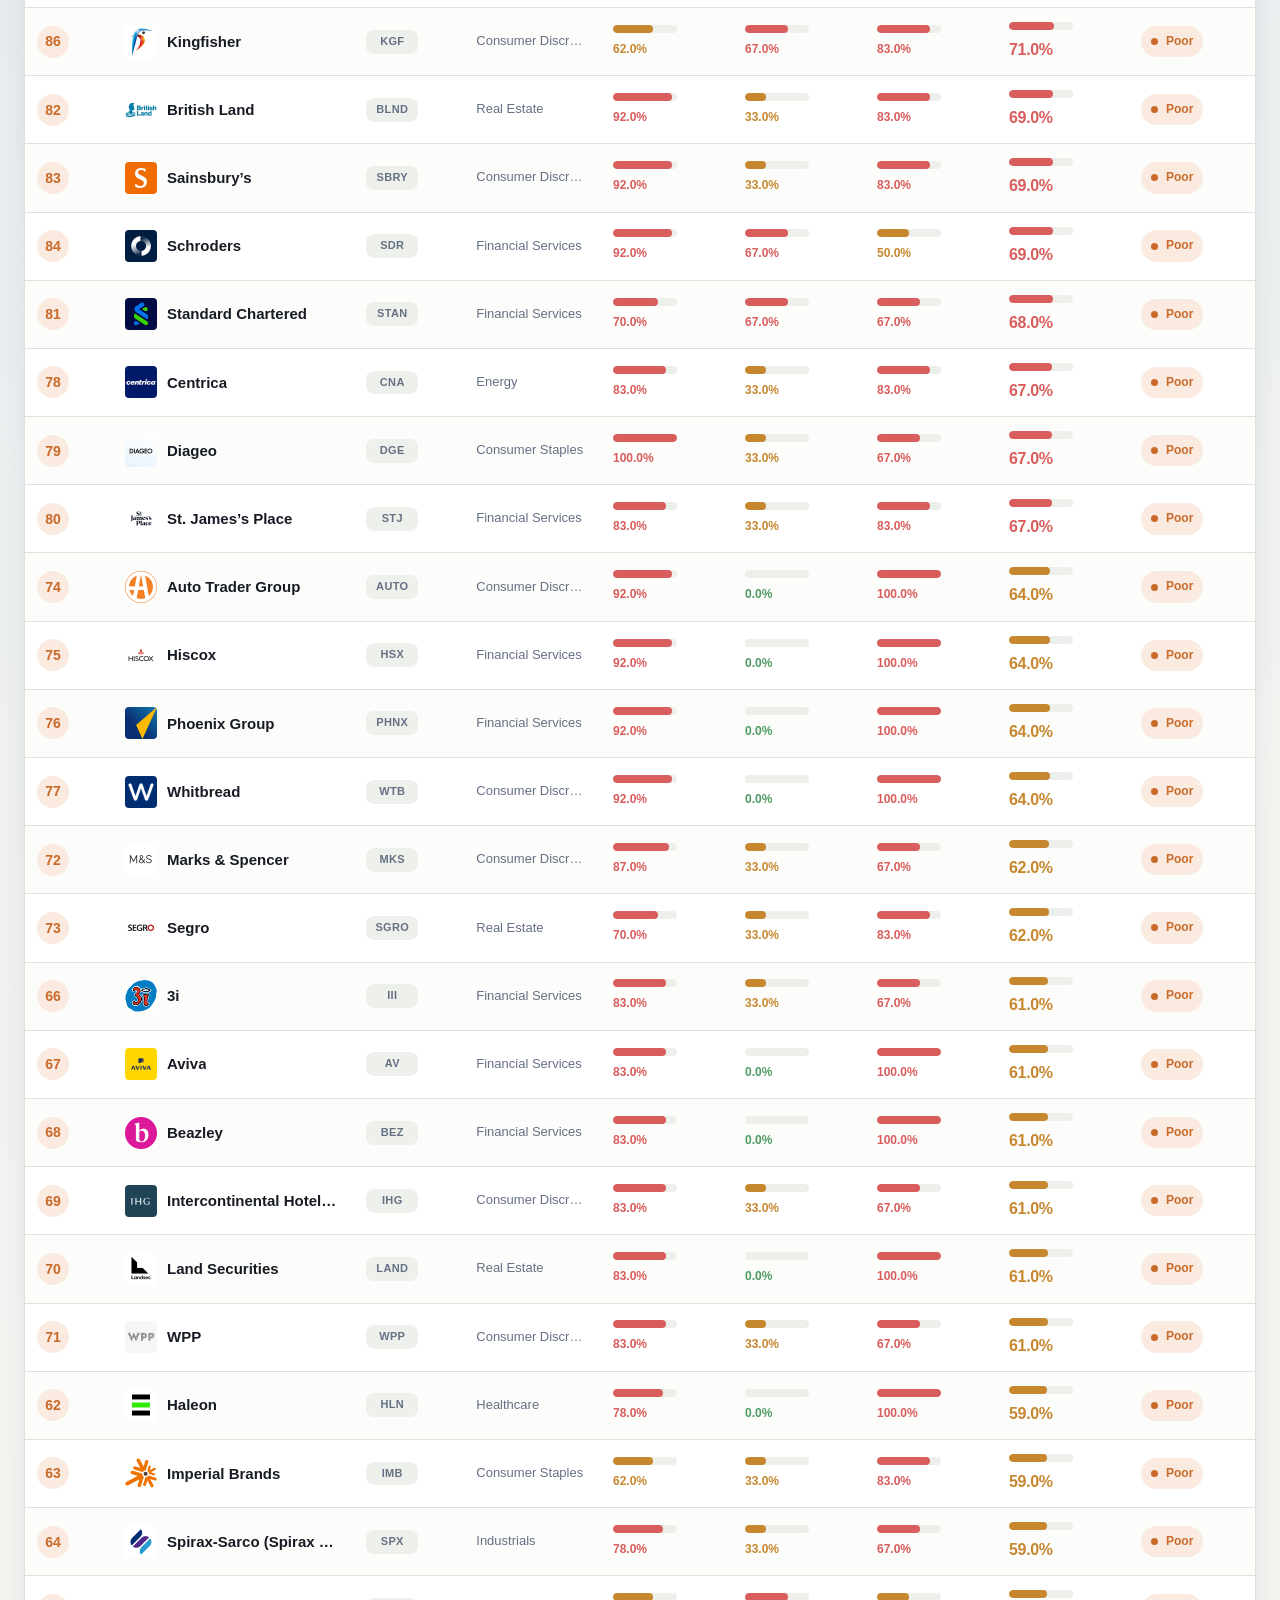
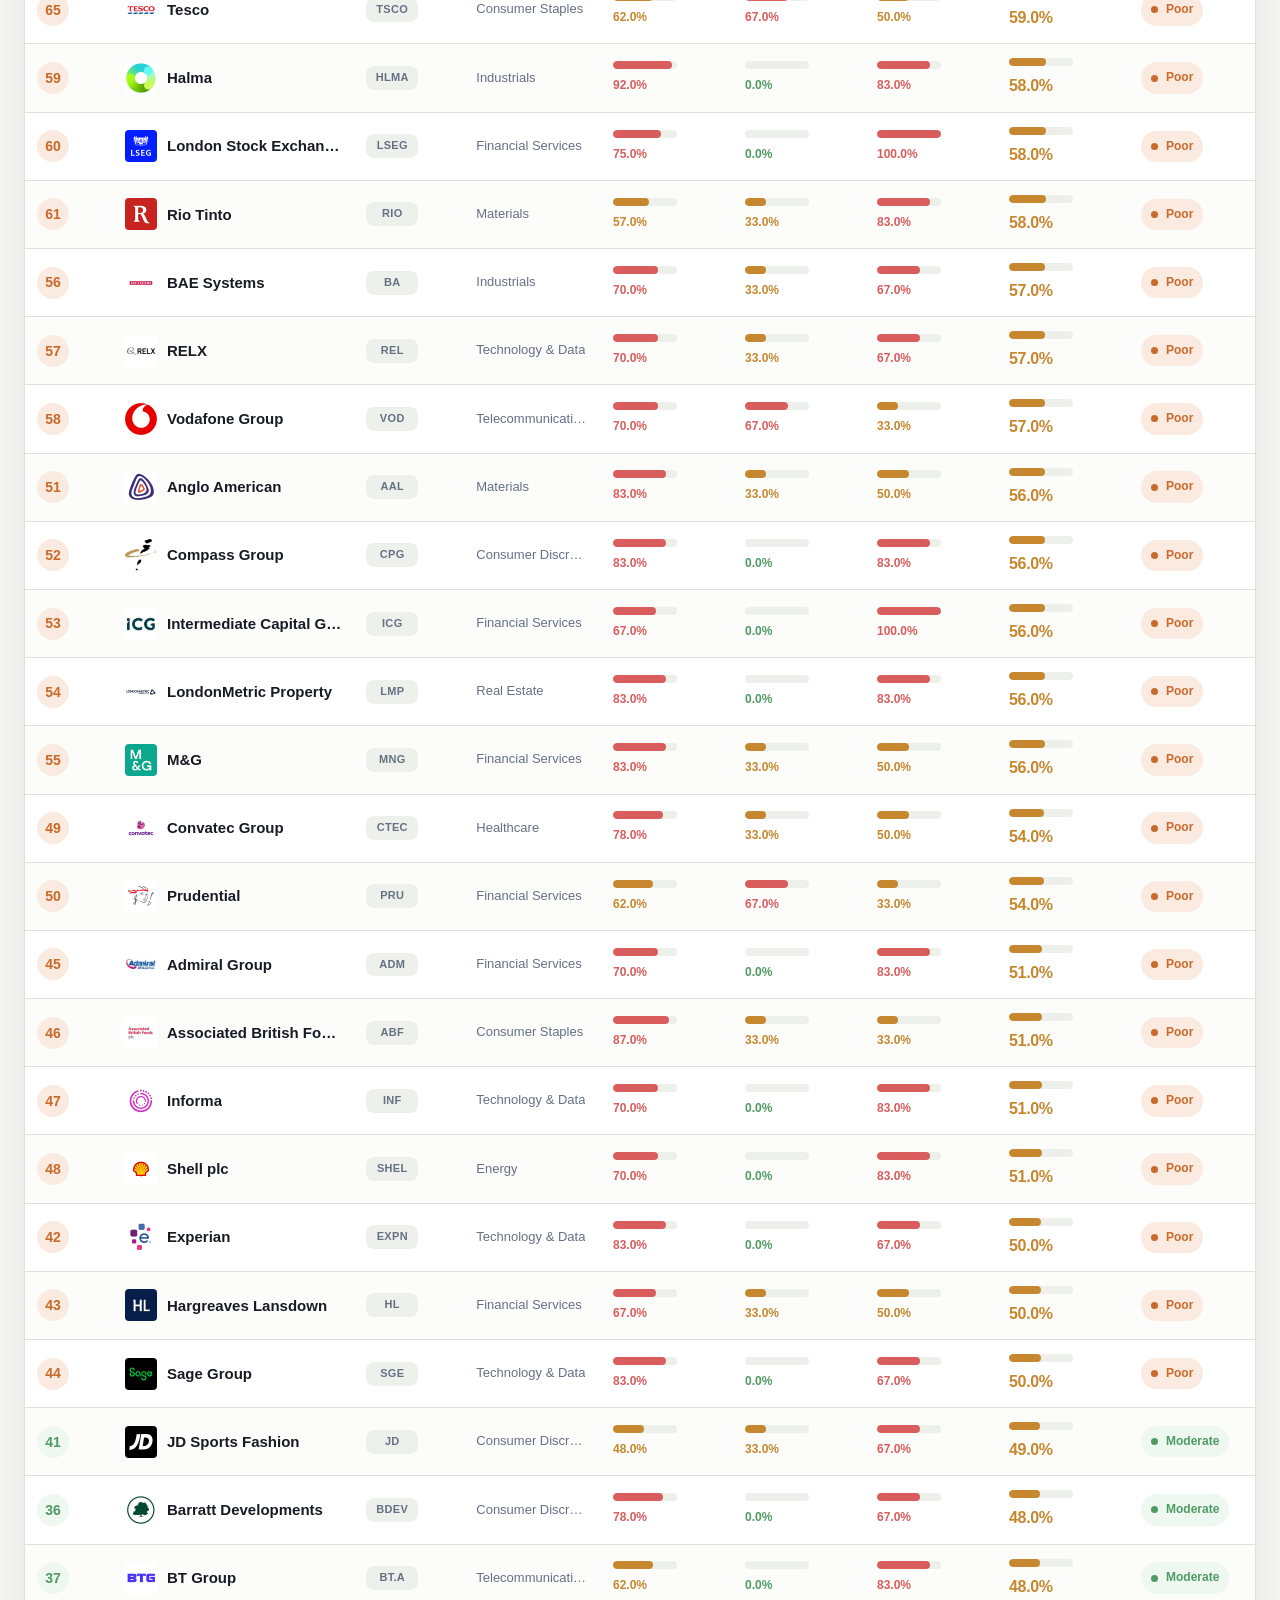
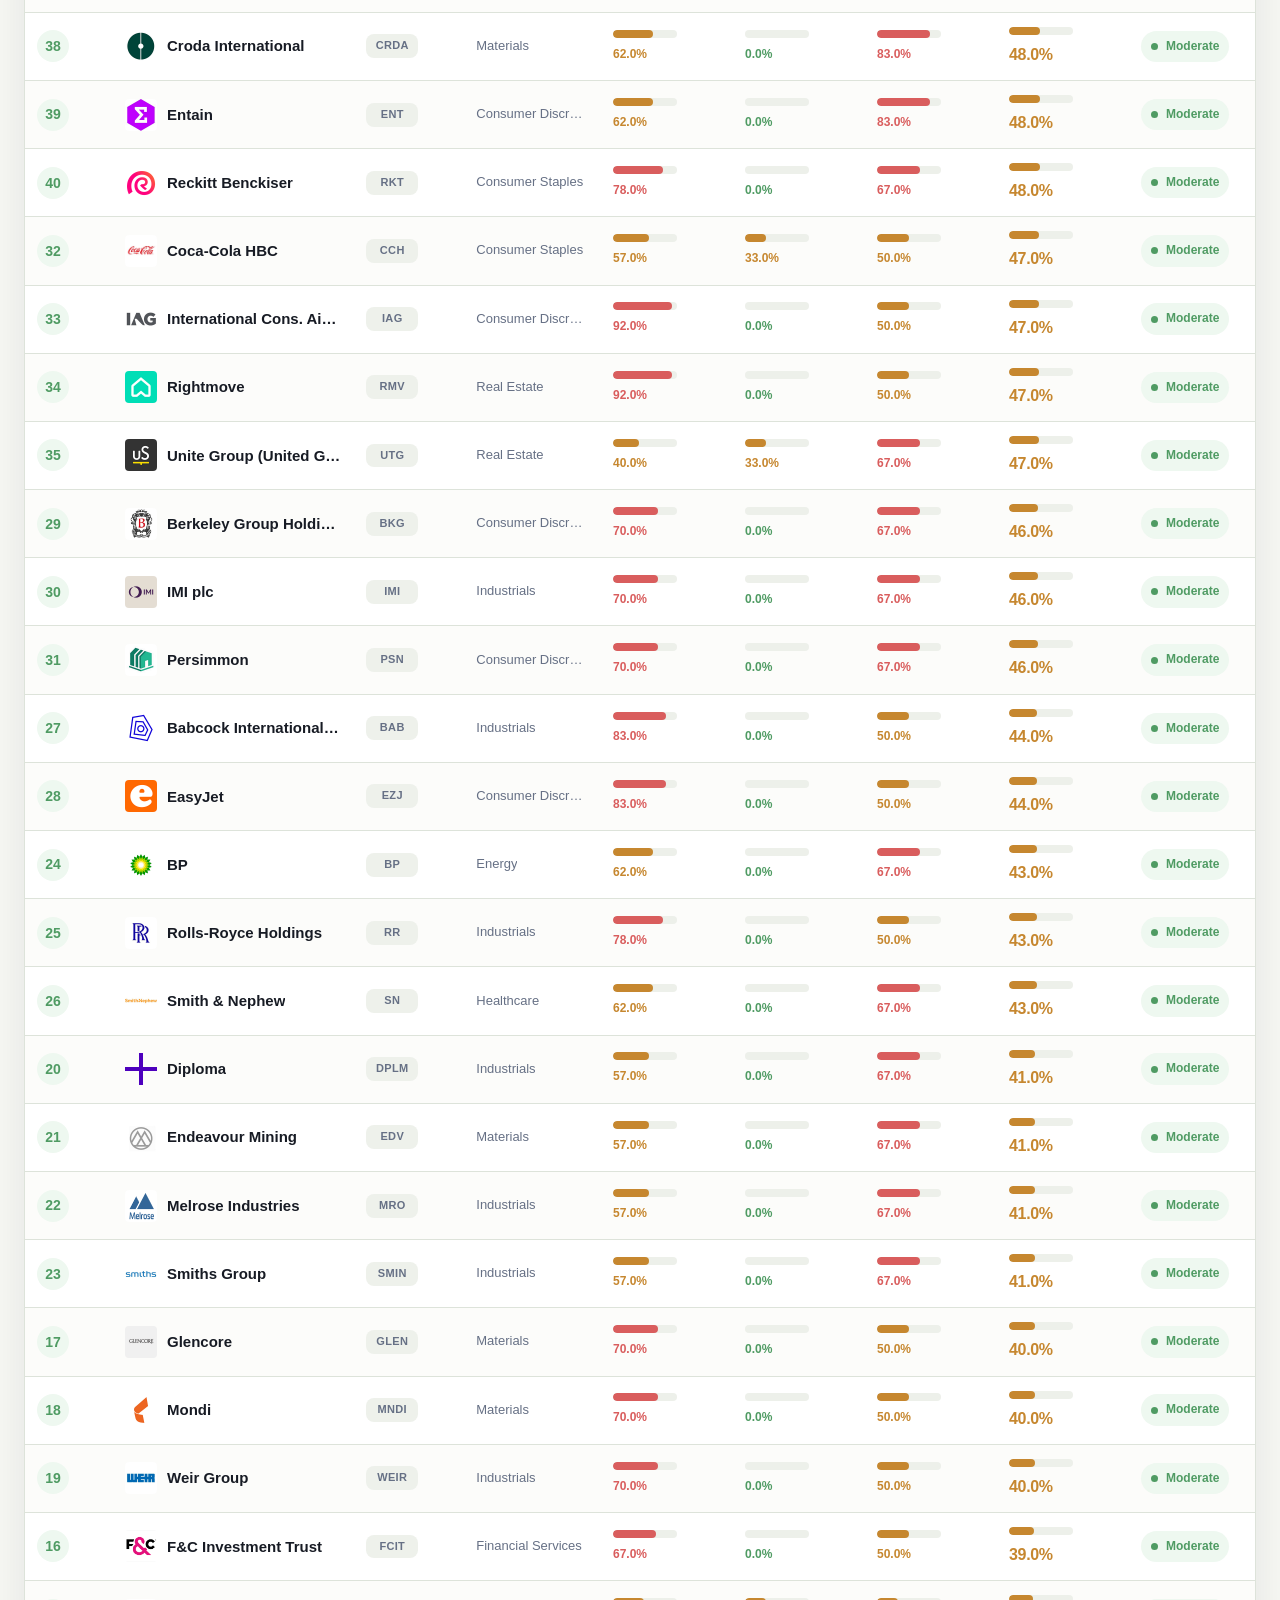
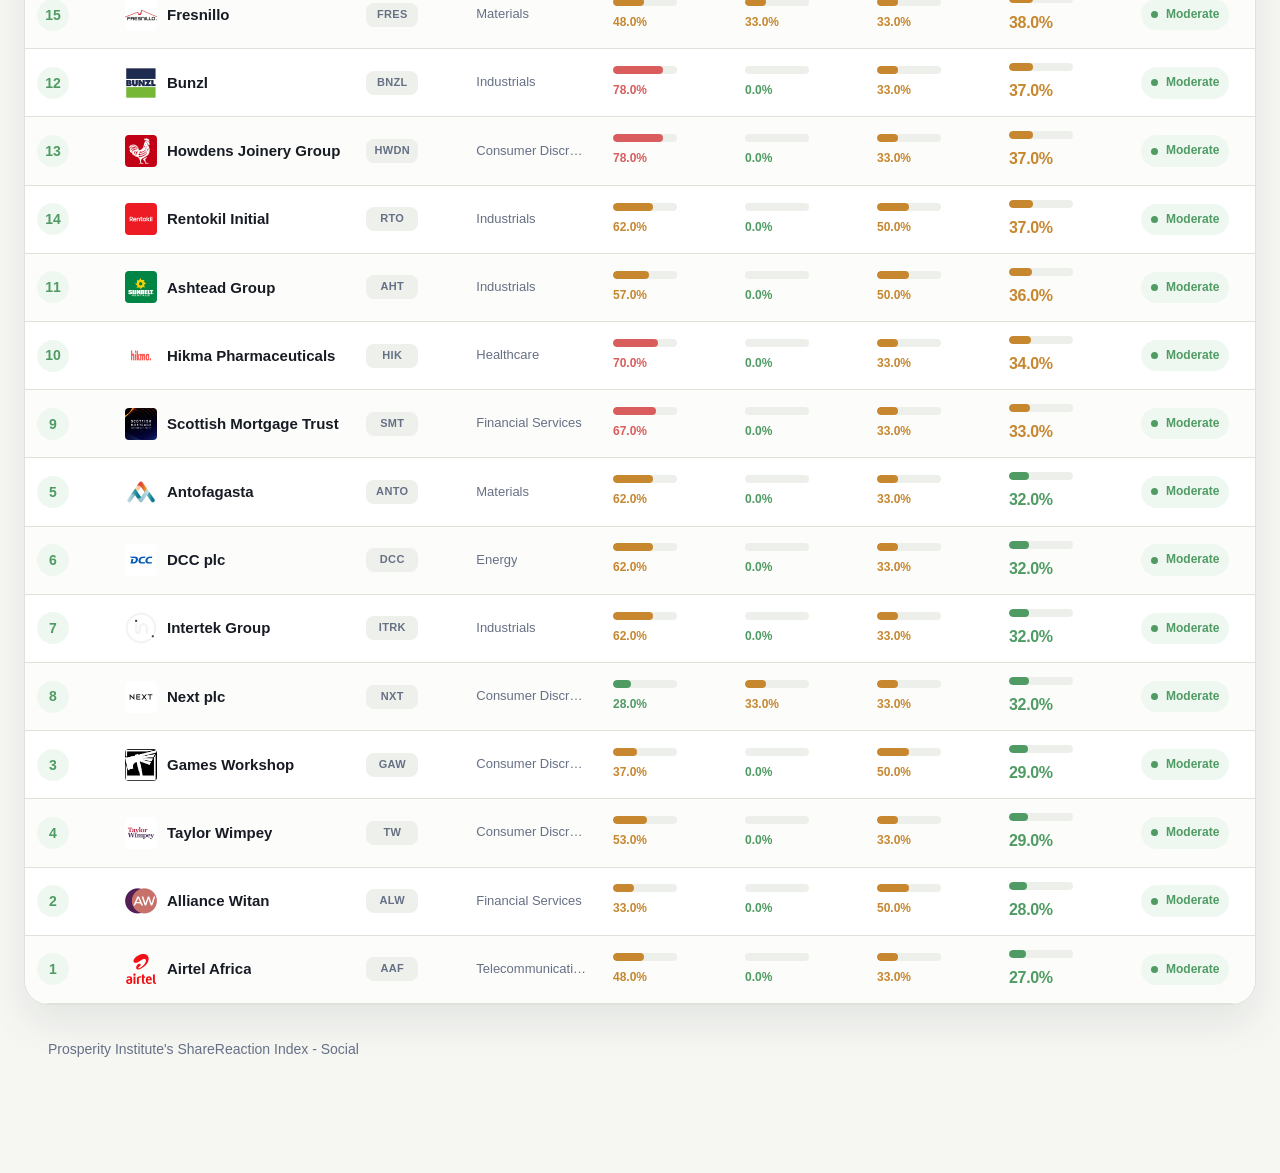
<file: social.html>
<!DOCTYPE html>
<html lang="en">
<head>
  <meta charset="UTF-8" />
  <meta name="viewport" content="width=device-width, initial-scale=1.0" />
  <title>Social Rankings | FTSE 100 ESG Exposure Index</title>
  <link rel="stylesheet" href="styles.css" />
  <script defer src="data.js"></script>
  <script defer src="social.js"></script>
</head>
<body class="page-social">
  <header>
    <div class="wrap nav">
      <a href="index.html" class="brand">
        <img src="PI_logo.png" alt="Prosperity Institute logo" class="brand-mark" />
        <div class="brand-name">ShareReaction Index</div>
      </a>
      <nav class="nav-links">
        <a href="index.html">Home</a>
        <a href="esg.html" class="active">Full ESG Index</a>
        <a href="sectors.html">Sectors</a>
        <a href="methodology.html">Methodology</a>
        <a href="companies.html">Company Directory</a>
      </nav>
      <form class="newsletter-nav" aria-label="Newsletter signup" onsubmit="event.preventDefault();">
        <input type="email" aria-label="Email address" placeholder="Email address" />
        <button type="submit">Sign up</button>
      </form>
    </div>
  </header>

  <section class="page">
    <div class="wrap-wide">
      <div class="section-head">
        <div>
          <h1>Social Exposure Rankings</h1>
          <p>
            Showing the Social module of the FTSE 100 ESG Exposure Index.
            Lower Social scores rank more favorably on the Index.
          </p>
          <button class="btn btn-score-info" id="scoreInfoBtn" aria-label="Open how to read scores information">
            <span>?</span>
            How to Read the Scores
          </button>
        </div>
      </div>

      <div class="domain-index-switcher">
        <h2>Choose an index view</h2>
        <p>Start with the full composite, or open a domain-specific index for a closer look.</p>
        <nav class="domain-index-tabs" aria-label="Index views">
          <a href="esg.html" class="domain-index-tab">Full ESG</a>
          <a href="rankings.html" class="domain-index-tab">Environment</a>
          <a href="social.html" class="domain-index-tab active">Social</a>
          <a href="governance.html" class="domain-index-tab">Governance</a>
        </nav>
      </div>

      <div class="toolbar">
        <input class="control" id="searchInput" placeholder="Search company or ticker..." />
        <select class="control" id="sectorFilter">
          <option value="">All sectors</option>
        </select>
        <select class="control" id="tierFilter">
          <option value="">All tiers</option>
          <option value="best">Best</option>
          <option value="moderate">Moderate</option>
          <option value="poor">Poor</option>
          <option value="wasteful">Wasteful</option>
        </select>
      </div>

      <div class="table-card">
        <div class="table-wrap">
          <table class="score-table">
            <thead class="table-header">
              <tr class="header-row">
                <th><button type="button" class="header-cell" data-sort="rank">Rank</button></th>
                <th><button type="button" class="header-cell" data-sort="Company">Company</button></th>
                <th><button type="button" class="header-cell" data-sort="Ticker">Ticker</button></th>
                <th><button type="button" class="header-cell" data-sort="Sector">Sector</button></th>
                <th><button type="button" class="header-cell" data-sort="DEI_Targets_Representation">DEI Targets</button></th>
                <th><button type="button" class="header-cell" data-sort="DEI_Programmes_Memberships">Programmes</button></th>
                <th><button type="button" class="header-cell" data-sort="Social_Incentives">Incentives</button></th>
                <th><button type="button" class="header-cell" data-sort="Social_Score">Social Exposure</button></th>
                <th><button type="button" class="header-cell" data-sort="tier">Tier</button></th>
              </tr>
            </thead>
            <tbody class="table-body" id="tableBody"></tbody>
          </table>
        </div>
      </div>

      <footer class="foot">
        <div class="wrap-wide">
          Prosperity Institute's ShareReaction Index - Social
        </div>
      </footer>
    </div>
  </section>
  <!-- Score Info Modal -->
  <div id="scoreInfoModal" class="modal" role="dialog" aria-labelledby="scoreInfoTitle" aria-hidden="true">
    <div class="modal-overlay"></div>
    <div class="modal-content">
      <div class="modal-header">
        <h2 id="scoreInfoTitle">How to Read the Scores</h2>
        <button class="modal-close" id="scoreInfoClose" aria-label="Close"></button>
      </div>
      <div class="modal-body">
        <p><strong>The FTSE 100 ESG Exposure Index uses a contrarian framework.</strong> Higher values reflect greater ESG-related commitments, programmes, incentives, and reporting intensity.</p>
        
        <h3>Score Interpretation</h3>
        <p><strong>Lower scores rank more favorably on the Index.</strong> A company with a score of 0.15 ranks more favorably than a company with a score of 0.65.</p>
        
        <div class="score-guide">
          <div class="score-tier">
            <div class="tier-indicator best"></div>
            <div>
              <strong>Best</strong><br>
              <span class="score-range">0.00 – 0.25</span>
              <p>Minimal ESG intensity; fewer commitments and lower reporting.</p>
            </div>
          </div>
          
          <div class="score-tier">
            <div class="tier-indicator moderate"></div>
            <div>
              <strong>Moderate</strong><br>
              <span class="score-range">0.25 – 0.50</span>
              <p>Low to moderate ESG intensity; selective programs and moderate reporting.</p>
            </div>
          </div>
          
          <div class="score-tier">
            <div class="tier-indicator poor"></div>
            <div>
              <strong>Poor</strong><br>
              <span class="score-range">0.50 – 0.75</span>
              <p>High ESG intensity; established commitments and regular reporting.</p>
            </div>
          </div>
          
          <div class="score-tier">
            <div class="tier-indicator wasteful"></div>
            <div>
              <strong>Wasteful</strong><br>
              <span class="score-range">0.75 – 1.00</span>
              <p>Maximum ESG intensity; extensive programs prioritizing ESG over shareholders.</p>
            </div>
          </div>
        </div>

        <h3>The Three Dimensions</h3>
        <p><strong>Environment (E):</strong> Climate targets, investment in transition, and climate reporting.</p>
        <p><strong>Social (S):</strong> DEI targets, workplace programs, and social incentives.</p>
        <p><strong>Governance (G):</strong> Board diversity, executive compensation structures, and governance practices.</p>

        <p style="margin-top: 28px; padding-top: 20px; border-top: 1px solid var(--line); font-size: 13px; color: var(--ink-soft);">
          For more details, visit the <a href="methodology.html" style="color: var(--green); font-weight: 600;">Methodology</a> page.
        </p>
      </div>
    </div>
  </div></body>
</html>
</file>
<file: styles.css>
:root {
  --bg: #f6f7f3;
  --surface: #ffffff;
  --surface-soft: #f0f3ee;
  --surface-muted: #eef1eb;
  --ink: #171b24;
  --ink-soft: #667085;
  --ink-faint: #98a2b3;
  --line: #dde3da;
  --line-dark: #d0d8ce;

  --navy: #10192b;
  --navy-2: #17233b;

  --green: #2f8b57;
  --green-soft: #dcecdf;
  --green-faint: #edf7ef;

  --social: #4867c9;
  --social-soft: #e8ecfb;
  --social-faint: #f3f5fe;

  --esg: #6d4cc4;
  --esg-soft: #eee8fb;
  --esg-faint: #f7f4fe;

  --red: #d95d5d;
  --red-soft: #fae8e8;

  --amber: #c6872f;
  --amber-soft: #f6ecd9;

  --shadow: 0 10px 30px rgba(16, 25, 43, 0.05);
  --shadow-strong: 0 18px 40px rgba(16, 25, 43, 0.08);
  --radius-xl: 28px;
  --radius-lg: 24px;
  --radius-md: 18px;
  --radius-sm: 12px;
}

* {
  box-sizing: border-box;
}

html {
  scroll-behavior: smooth;
}

body {
  margin: 0;
  font-family: Inter, Arial, sans-serif;
  background: var(--bg);
  color: var(--ink);
  line-height: 1.45;
  -webkit-font-smoothing: antialiased;
  text-rendering: optimizeLegibility;
}

a {
  color: inherit;
  text-decoration: none;
}

.wrap {
  max-width: 1240px;
  margin: 0 auto;
  padding: 0 28px;
}

.wrap-wide {
  max-width: 1540px;
  margin: 0 auto;
  padding: 0 24px;
}

/* =========================
   Header / Navigation
========================= */

header {
  position: sticky;
  top: 0;
  z-index: 50;
  background: rgba(246, 247, 243, 0.92);
  backdrop-filter: blur(12px);
  border-bottom: 1px solid var(--line);
  box-shadow: 0 4px 18px rgba(16, 25, 43, 0.03);
}

.nav {
  display: flex;
  align-items: center;
  justify-content: space-between;
  gap: 18px;
  padding: 18px 0;
}

.brand {
  display: flex;
  align-items: center;
  gap: 12px;
  font-weight: 700;
  color: var(--ink);
  text-decoration: none;
  min-width: 0;
  flex: 0 0 auto;
}

.brand-mark {
  display: block;
  width: 44px;
  height: 44px;
  padding: 8px;
  border-radius: 14px;
  background: linear-gradient(180deg, #ffffff 0%, #f2f5ef 100%);
  border: 1px solid rgba(208, 216, 206, 0.95);
  box-shadow:
    0 8px 20px rgba(16, 25, 43, 0.08),
    inset 0 1px 0 rgba(255, 255, 255, 0.9);
  object-fit: contain;
  flex: 0 0 auto;
  mix-blend-mode: multiply;
}

.brand-name {
  font-size: 16px;
  font-weight: 700;
  white-space: nowrap;
}

.nav-links {
  display: flex;
  flex: 1 1 auto;
  min-width: 0;
  gap: 10px;
  flex-wrap: wrap;
  justify-content: flex-end;
  align-content: center;
}

.nav-links a {
  --nav-pill-bg: rgba(255, 255, 255, 0.62);
  --nav-pill-border: rgba(208, 216, 206, 0.9);
  --nav-pill-ink: var(--ink-soft);
  --nav-pill-accent: #5f6d82;
  --nav-pill-soft: #eef2f7;
  position: relative;
  display: inline-flex;
  align-items: center;
  padding: 10px 16px;
  border-radius: 999px;
  border: 1px solid var(--nav-pill-border);
  background: var(--nav-pill-bg);
  color: var(--nav-pill-ink);
  font-weight: 700;
  font-size: 13px;
  letter-spacing: 0.01em;
  box-shadow: inset 0 1px 0 rgba(255, 255, 255, 0.7);
  transition:
    background 0.22s ease,
    color 0.22s ease,
    border-color 0.22s ease,
    box-shadow 0.22s ease,
    transform 0.22s ease;
}

.nav-links a::before {
  content: none;
}

.nav-links a::after {
  content: "";
  position: absolute;
  left: 16px;
  right: 16px;
  bottom: 7px;
  height: 3px;
  border-radius: 999px;
  background: var(--nav-pill-accent);
  opacity: 0;
  transform: scaleX(0.25);
  transform-origin: center;
  box-shadow: 0 0 12px color-mix(in srgb, var(--nav-pill-accent) 30%, transparent);
  transition:
    background 0.22s ease,
    opacity 0.22s ease,
    transform 0.22s ease,
    box-shadow 0.22s ease;
}

.nav-links a.active,
.nav-links a:hover {
  background: linear-gradient(180deg, #ffffff 0%, var(--nav-pill-soft) 100%);
  border-color: #d6ddd5;
  color: #4f5d75;
  box-shadow:
    0 10px 20px rgba(16, 25, 43, 0.06),
    inset 0 1px 0 rgba(255, 255, 255, 0.85);
  transform: translateY(-1px);
}

.nav-links a.active::after,
.nav-links a:hover::after {
  opacity: 1;
  transform: scaleX(1);
}

/* Environment button — slightly darker green */
.nav-links a[href="index.html"],
.nav-links a[href="esg.html"],
.nav-links a[href="methodology.html"],
.nav-links a[href="companies.html"],
.nav-links a[href="sectors.html"] {
  --nav-pill-accent: #1f5a44;
  --nav-pill-soft: #eef2f7;
}

.nav-links a[href="rankings.html"] {
  --nav-pill-accent: #2f8b57;
}

.nav-links a[href="rankings.html"]:hover,
.nav-links a[href="rankings.html"].active {
  box-shadow:
    0 10px 20px rgba(16, 25, 43, 0.06),
    0 0 0 1px rgba(36, 85, 58, 0.06),
    inset 0 1px 0 rgba(255, 255, 255, 0.85);
}

.nav-links a[href="esg.html"]:hover,
.nav-links a[href="esg.html"].active {
  box-shadow:
    0 10px 20px rgba(16, 25, 43, 0.06),
    0 0 0 1px rgba(36, 85, 58, 0.06),
    inset 0 1px 0 rgba(255, 255, 255, 0.85);
}

/* Social button always blue when hovered / active */
.nav-links a[href="social.html"] {
  --nav-pill-accent: #4f78e3;
}

.nav-links a[href="social.html"]:hover,
.nav-links a[href="social.html"].active {
  box-shadow:
    0 10px 20px rgba(16, 25, 43, 0.06),
    0 0 0 1px rgba(53, 81, 159, 0.08),
    inset 0 1px 0 rgba(255, 255, 255, 0.85);
}

/* Governance button always red when hovered / active */
.nav-links a[href="governance.html"] {
  --nav-pill-accent: #df6363;
}

.nav-links a[href="governance.html"]:hover,
.nav-links a[href="governance.html"].active {
  box-shadow:
    0 10px 20px rgba(16, 25, 43, 0.06),
    0 0 0 1px rgba(187, 74, 74, 0.08),
    inset 0 1px 0 rgba(255, 255, 255, 0.85);
}

.newsletter-nav {
  display: flex;
  align-items: center;
  flex: 0 0 auto;
  min-width: 252px;
  border: 1px solid rgba(208, 216, 206, 0.95);
  border-radius: 999px;
  background: rgba(255, 255, 255, 0.68);
  box-shadow:
    0 10px 20px rgba(16, 25, 43, 0.045),
    inset 0 1px 0 rgba(255, 255, 255, 0.78);
  overflow: hidden;
}

.newsletter-nav input {
  width: 142px;
  min-width: 0;
  border: 0;
  outline: 0;
  background: transparent;
  color: var(--ink);
  padding: 10px 4px 10px 14px;
  font: inherit;
  font-size: 13px;
}

.newsletter-nav input::placeholder {
  color: var(--ink-faint);
}

.newsletter-nav input:focus {
  box-shadow: inset 0 -3px 0 rgba(47, 139, 87, 0.18);
}

.newsletter-nav button {
  align-self: stretch;
  border: 0;
  border-left: 1px solid rgba(208, 216, 206, 0.78);
  background: linear-gradient(180deg, #ffffff 0%, var(--green-faint) 100%);
  color: #1f5a44;
  padding: 0 14px;
  font: inherit;
  font-size: 13px;
  font-weight: 800;
  cursor: default;
  white-space: nowrap;
}

.hero {
  position: relative;
  overflow: hidden;
  color: white;
  border-bottom: 1px solid rgba(255, 255, 255, 0.05);
  background: linear-gradient(90deg, var(--navy) 0%, #111a2d 48%, #0f1727 100%);
}

.hero::before {
  content: "";
  position: absolute;
  inset: 0;
  background:
    linear-gradient(
      90deg,
      rgba(6, 12, 24, 0.96) 0%,
      rgba(8, 15, 30, 0.90) 34%,
      rgba(9, 18, 34, 0.72) 58%,
      rgba(10, 18, 34, 0.48) 100%
    ),
    radial-gradient(circle at right top, rgba(47, 139, 87, 0.14), transparent 28%),
    url("./Stock_Market_Changes.png") center center / cover no-repeat;
  z-index: 0;
}
.hero::after {
  content: "";
  position: absolute;
  inset: 0;
  background:
    radial-gradient(circle at 78% 35%, rgba(47, 139, 87, 0.12), transparent 24%),
    radial-gradient(circle at 18% 18%, rgba(255, 255, 255, 0.04), transparent 16%);
  pointer-events: none;
  z-index: 0;
}

.hero-inner {
  position: relative;
  z-index: 1;
}

.hero-inner {
  display: grid;
  grid-template-columns: 1.15fr 0.85fr;
  gap: 42px;
  padding: 54px 0 64px;
  align-items: stretch;
}

.eyebrow {
  display: inline-flex;
  align-items: center;
  gap: 8px;
  padding: 8px 14px;
  border-radius: 999px;
  background: rgba(24, 66, 43, 0.65);
  color: #7ed39f;
  font-size: 13px;
  font-weight: 600;
}

.hero h1 {
  margin: 18px 0 0;
  font-family: Georgia, "Times New Roman", serif;
  font-size: 72px;
  line-height: 0.93;
  letter-spacing: -0.03em;
  font-weight: 400;
}

.hero h1 .accent {
  color: var(--green);
  display: block;
}

.hero p {
  margin: 24px 0 0;
  max-width: 740px;
  color: rgba(255, 255, 255, 0.8);
  font-size: 17px;
  line-height: 1.6;
}

.hero-quote {
  max-width: 700px;
  margin-top: 22px;
  padding: 18px 20px 16px;
  border-radius: 20px;
  border: 1px solid rgba(255, 255, 255, 0.12);
  background: linear-gradient(180deg, rgba(255, 255, 255, 0.08) 0%, rgba(255, 255, 255, 0.04) 100%);
  box-shadow:
    0 14px 28px rgba(3, 8, 18, 0.14),
    inset 0 1px 0 rgba(255, 255, 255, 0.08);
}

.hero-quote p {
  margin: 0;
  max-width: none;
  color: rgba(255, 255, 255, 0.92);
  font-family: Georgia, "Times New Roman", serif;
  font-size: 24px;
  line-height: 1.35;
  letter-spacing: -0.01em;
}

.hero-quote span {
  display: block;
  margin-top: 12px;
  color: rgba(255, 255, 255, 0.66);
  font-size: 12px;
  font-weight: 700;
  letter-spacing: 0.08em;
  text-transform: uppercase;
}

.hero-quote span a {
  color: inherit;
  text-decoration: none;
  border-bottom: 1px solid rgba(255, 255, 255, 0.28);
}

.hero-quote span a:hover {
  color: rgba(255, 255, 255, 0.9);
  border-bottom-color: rgba(255, 255, 255, 0.54);
}

.hero-actions {
  margin-top: 28px;
  display: flex;
  gap: 14px;
  flex-wrap: wrap;
}

.profile-hero-copy {
  min-width: 0;
}

.profile-hero-title {
  display: flex;
  align-items: center;
  gap: 20px;
  margin-top: 18px;
}

.profile-hero-title h1 {
  margin: 0;
  min-width: 0;
}

.profile-contact-block {
  display: flex;
  flex-wrap: wrap;
  gap: 12px;
  margin-top: 18px;
}

.profile-contact-block[hidden] {
  display: none;
}

.profile-contact-item {
  display: inline-flex;
  align-items: center;
  gap: 10px;
  padding: 12px 16px;
  border-radius: 18px;
  background: rgba(255, 255, 255, 0.08);
  border: 1px solid rgba(255, 255, 255, 0.12);
  max-width: 100%;
}

.profile-contact-label {
  color: rgba(255, 255, 255, 0.7);
  font-size: 12px;
  font-weight: 700;
  letter-spacing: 0.08em;
  text-transform: uppercase;
}

.profile-contact-link {
  color: #ffffff;
  font-weight: 600;
  text-decoration: none;
  word-break: break-word;
}

.profile-contact-link:hover {
  color: #9fe3b7;
}

.profile-logo-shell {
  width: 112px;
  height: 112px;
  flex: 0 0 112px;
  display: flex;
  align-items: center;
  justify-content: center;
  padding: 16px;
  border-radius: 28px;
  background: #ffffff;
  box-shadow: 0 18px 44px rgba(3, 8, 18, 0.28);
}

.profile-logo-shell[hidden] {
  display: none;
}

.profile-company-logo {
  width: 100%;
  height: 100%;
  object-fit: contain;
}

.profile-overview-grid {
  align-items: stretch;
}

.profile-company-facts {
  padding: 28px 30px;
}

.profile-facts-grid {
  display: grid;
  grid-template-columns: repeat(2, minmax(0, 1fr));
  gap: 16px;
}

.profile-fact {
  display: grid;
  gap: 6px;
  padding: 18px 20px;
  border-radius: 18px;
  background: var(--surface-muted);
  border: 1px solid var(--line);
}

.profile-fact-label {
  color: var(--ink-soft);
  font-size: 12px;
  font-weight: 700;
  letter-spacing: 0.08em;
  text-transform: uppercase;
}

.profile-fact strong {
  font-size: 20px;
  line-height: 1.35;
  font-weight: 700;
  color: var(--ink);
}

.btn {
  display: inline-flex;
  align-items: center;
  justify-content: center;
  gap: 10px;
  padding: 14px 22px;
  border-radius: 16px;
  font-weight: 700;
  font-size: 15px;
  border: 1px solid transparent;
  transition: transform 0.15s ease, box-shadow 0.15s ease, opacity 0.15s ease;
}

.btn:hover {
  transform: translateY(-1px);
}

.btn-primary {
  background: var(--green);
  color: white;
  box-shadow: 0 12px 28px rgba(47, 139, 87, 0.22);
}

.btn-secondary {
  background: rgba(255, 255, 255, 0.1);
  color: white;
  border-color: rgba(255, 255, 255, 0.1);
}

.btn-score-info {
  background: var(--green);
  color: white;
  box-shadow: 0 8px 20px rgba(47, 139, 87, 0.18);
  margin-top: 16px;
  gap: 8px;
  font-size: 14px;
}

.btn-score-info span {
  display: inline-flex;
  align-items: center;
  justify-content: center;
  width: 24px;
  height: 24px;
  background: rgba(255, 255, 255, 0.25);
  border-radius: 50%;
  font-weight: 800;
  font-size: 12px;
}

.btn-score-info:hover {
  box-shadow: 0 12px 28px rgba(47, 139, 87, 0.22);
}

/* =========================
   Modal
========================= */

.modal {
  display: none;
  position: fixed;
  top: 0;
  left: 0;
  right: 0;
  bottom: 0;
  z-index: 100;
  align-items: center;
  justify-content: center;
  animation: fadeIn 0.2s ease;
}

.modal[aria-hidden="false"] {
  display: flex;
}

.modal-overlay {
  position: absolute;
  top: 0;
  left: 0;
  right: 0;
  bottom: 0;
  background: rgba(23, 27, 36, 0.6);
  backdrop-filter: blur(4px);
  animation: fadeIn 0.2s ease;
}

.modal-content {
  position: relative;
  background: white;
  border-radius: var(--radius-lg);
  box-shadow: var(--shadow-strong);
  max-width: 600px;
  max-height: 90vh;
  overflow-y: auto;
  animation: slideUp 0.3s ease;
}

@keyframes fadeIn {
  from { opacity: 0; }
  to { opacity: 1; }
}

@keyframes slideUp {
  from {
    opacity: 0;
    transform: translateY(20px);
  }
  to {
    opacity: 1;
    transform: translateY(0);
  }
}

.modal-header {
  display: flex;
  align-items: center;
  justify-content: space-between;
  padding: 24px 28px;
  border-bottom: 1px solid var(--line);
}

.modal-header h2 {
  margin: 0;
  font-size: 24px;
  font-weight: 700;
  color: var(--ink);
}

.modal-close {
  width: 36px;
  height: 36px;
  border: none;
  background: transparent;
  border-radius: 50%;
  cursor: pointer;
  display: flex;
  align-items: center;
  justify-content: center;
  transition: background 0.2s ease;
  flex-shrink: 0;
}

.modal-close:hover {
  background: var(--surface-soft);
}

.modal-close::before,
.modal-close::after {
  content: '';
  position: absolute;
  width: 16px;
  height: 2px;
  background: var(--ink-soft);
  border-radius: 1px;
}

.modal-close::before {
  transform: rotate(45deg);
}

.modal-close::after {
  transform: rotate(-45deg);
}

.modal-body {
  padding: 28px;
}

.modal-body p {
  margin: 0 0 16px 0;
  color: var(--ink-soft);
  line-height: 1.6;
}

.modal-body h3 {
  margin: 24px 0 14px 0;
  font-size: 16px;
  font-weight: 700;
  color: var(--ink);
}

.score-guide {
  display: flex;
  flex-direction: column;
  gap: 16px;
  margin: 24px 0;
  padding: 20px;
  background: var(--surface-muted);
  border-radius: var(--radius-md);
}

.score-tier {
  display: flex;
  align-items: flex-start;
  gap: 14px;
}

.tier-indicator {
  width: 48px;
  height: 48px;
  border-radius: var(--radius-sm);
  flex-shrink: 0;
}

.tier-indicator.best {
  background: #1f7a46;
}

.tier-indicator.good {
  background: #4f9b63;
}

.tier-indicator.moderate {
  background: #4f9b63;
}

.tier-indicator.poor {
  background: #c96a2b;
}

.tier-indicator.wasteful {
  background: #d95d5d;
}

.score-tier strong {
  display: block;
  margin-bottom: 4px;
  color: var(--ink);
}

.score-range {
  font-size: 12px;
  color: var(--ink-faint);
  font-weight: 600;
  letter-spacing: 0.05em;
}

.score-tier p {
  margin: 8px 0 0 0;
  font-size: 13px;
  line-height: 1.5;
}

.hero-panel {
  align-self: end;
  background: rgba(255, 255, 255, 0.06);
  border: 1px solid rgba(255, 255, 255, 0.08);
  border-radius: var(--radius-xl);
  padding: 26px;
}

.hero-panel h3 {
  margin: 0 0 12px;
  font-size: 13px;
  letter-spacing: 0.06em;
  text-transform: uppercase;
  color: rgba(255, 255, 255, 0.66);
}

.hero-panel p {
  margin: 0 0 14px;
  font-size: 14px;
  color: rgba(255, 255, 255, 0.74);
  line-height: 1.55;
}

.signal-list {
  display: grid;
  gap: 10px;
  margin-top: 18px;
}

.signal {
  display: flex;
  align-items: center;
  justify-content: space-between;
  gap: 16px;
  background: rgba(255, 255, 255, 0.05);
  border-radius: 16px;
  padding: 12px 14px;
}

.signal .name {
  font-size: 14px;
  color: rgba(255, 255, 255, 0.92);
}

.signal .tag {
  border-radius: 999px;
  padding: 6px 10px;
  background: rgba(126, 211, 159, 0.12);
  color: #8ce0aa;
  font-size: 12px;
  font-weight: 700;
}

.signal .tag.rank-good {
  background: #e8f5ea;
  color: #1f7a46;
}

.signal .tag.rank-medium {
  background: #f8edd8;
  color: #b7811f;
}

.signal .tag.rank-bad {
  background: #f9e3e3;
  color: #c94b4b;
}

/* =========================
   Stats Strip
========================= */

.stats-strip {
  background: var(--surface);
  border-bottom: 1px solid var(--line);
}

.stats-grid {
  display: grid;
  grid-template-columns: repeat(5, 1fr);
  gap: 0;
}

#profileStatsGrid {
  grid-template-columns: repeat(4, minmax(0, 1fr));
}

.stat {
  padding: 28px 12px;
  text-align: center;
}

.stat-value {
  font-family: Georgia, "Times New Roman", serif;
  font-size: 44px;
  line-height: 1.05;
  letter-spacing: -0.02em;
  font-weight: 400;
}

.stat-label {
  margin-top: 6px;
  color: var(--ink-soft);
  font-size: 15px;
}

/* =========================
   General Page Sections
========================= */

section.page {
  padding: 54px 0;
}

body.page-rankings,
body.page-social,
body.page-governance,
body.page-esg {
  --page-accent-rgb: 47, 139, 87;
  background:
    radial-gradient(circle at top right, rgba(var(--page-accent-rgb), 0.11), transparent 32%),
    radial-gradient(circle at 10% 22%, rgba(var(--page-accent-rgb), 0.06), transparent 24%),
    var(--bg);
}

body.page-rankings {
  --page-accent-rgb: 47, 139, 87;
}

body.page-social {
  --page-accent-rgb: 79, 120, 227;
}

body.page-governance {
  --page-accent-rgb: 223, 99, 99;
}

body.page-esg {
  --page-accent-rgb: 122, 86, 219;
}

.section-head {
  display: flex;
  align-items: end;
  justify-content: space-between;
  gap: 20px;
  margin-bottom: 22px;
}

.section-head h1,
.section-head h2 {
  margin: 0;
  font-family: Georgia, "Times New Roman", serif;
  font-size: 46px;
  line-height: 1.02;
  letter-spacing: -0.03em;
  font-weight: 400;
  white-space: normal;
  overflow-wrap: anywhere;
  word-break: break-word;
  max-width: 100%;
}

.section-head p {
  margin: 8px 0 0;
  color: var(--ink-soft);
  max-width: 760px;
  font-size: 18px;
  line-height: 1.4;
}

.section-link {
  color: var(--green);
  font-weight: 700;
  white-space: nowrap;
}

.construction {
  margin-top: 18px;
  background: linear-gradient(180deg, rgba(255, 255, 255, 0.94) 0%, rgba(var(--page-accent-rgb, 47, 139, 87), 0.06) 100%);
  border: 1px solid var(--line);
  border-radius: 20px;
  padding: 18px 20px;
  color: var(--ink-soft);
  box-shadow: var(--shadow);
}

/* =========================
   Cards / Blocks
========================= */

.pillar-card,
.card,
.method-card,
.simple-card {
  background: var(--surface);
  border: 1px solid var(--line);
  border-radius: 24px;
  box-shadow: var(--shadow);
}

.pillar-stack {
  display: grid;
  gap: 14px;
}

.pillar-card {
  padding: 20px 22px;
}

.pillar-card-link {
  display: block;
  text-decoration: none;
  color: inherit;
  transition: transform 0.2s ease, box-shadow 0.2s ease;
}

.pillar-card-link:hover .pillar-card {
  transform: translateY(-2px);
  box-shadow: 0 8px 24px rgba(47, 139, 87, 0.12);
  border-color: var(--green);
}

.pillar-top {
  display: flex;
  justify-content: space-between;
  gap: 16px;
  align-items: center;
  margin-bottom: 14px;
}

.pillar-title {
  display: flex;
  gap: 10px;
  align-items: center;
  font-weight: 700;
  font-size: 20px;
}

.pill {
  display: inline-flex;
  align-items: center;
  gap: 8px;
  padding: 6px 10px;
  border-radius: 999px;
  font-size: 12px;
  font-weight: 700;
  background: var(--surface-muted);
  color: var(--ink-soft);
}

.progress {
  position: relative;
  width: 100%;
  height: 10px;
  background: #edf0ea;
  border-radius: 999px;
  overflow: hidden;
}

.progress > span {
  display: block;
  height: 100%;
  border-radius: 999px;
  background: linear-gradient(90deg, #40b777 0%, var(--green) 100%);
}

.progress.red > span {
  background: linear-gradient(90deg, #ee8d8d 0%, var(--red) 100%);
}

.pillar-note {
  margin-top: 10px;
  color: var(--ink-soft);
  font-size: 14px;
}

.overview-breakdown-card.breakdown-environment {
  background: linear-gradient(180deg, rgba(255, 255, 255, 0.98) 0%, rgba(47, 139, 87, 0.06) 100%);
  border-color: rgba(47, 139, 87, 0.16);
}

.overview-breakdown-card.breakdown-social {
  background: linear-gradient(180deg, rgba(255, 255, 255, 0.98) 0%, rgba(79, 120, 227, 0.06) 100%);
  border-color: rgba(79, 120, 227, 0.16);
}

.breakdown-environment .pillar-card {
  background: linear-gradient(180deg, #ffffff 0%, rgba(47, 139, 87, 0.045) 100%);
  border-color: rgba(47, 139, 87, 0.14);
}

.breakdown-social .pillar-card {
  background: linear-gradient(180deg, #ffffff 0%, rgba(79, 120, 227, 0.045) 100%);
  border-color: rgba(79, 120, 227, 0.14);
}

.breakdown-environment .pill {
  background: rgba(47, 139, 87, 0.1);
  color: #24553a;
}

.breakdown-social .pill {
  background: rgba(79, 120, 227, 0.1);
  color: #35519f;
}

.breakdown-environment .progress {
  background: rgba(47, 139, 87, 0.12);
}

.breakdown-environment .progress.red > span {
  background: linear-gradient(90deg, #63c38a 0%, var(--green) 100%);
}

.breakdown-social .progress {
  background: rgba(79, 120, 227, 0.12);
}

.breakdown-social .progress.red > span {
  background: linear-gradient(90deg, #7f9df0 0%, var(--social) 100%);
}

.method-grid,
.simple-grid {
  display: grid;
  grid-template-columns: repeat(3, 1fr);
  gap: 18px;
}

.method-card,
.simple-card {
  padding: 24px;
}

.method-card h3,
.simple-card h3 {
  margin: 0 0 14px;
  font-size: 24px;
  font-family: Georgia, "Times New Roman", serif;
  font-weight: 400;
}

.method-card ul {
  margin: 0;
  padding-left: 18px;
  color: var(--ink-soft);
}

.method-card li {
  margin: 10px 0;
}

.simple-card p,
.simple-card li {
  color: var(--ink-soft);
  margin: 0;
}

.page-methodology {
  background:
    radial-gradient(circle at top right, rgba(47, 139, 87, 0.08), transparent 32%),
    radial-gradient(circle at 12% 24%, rgba(79, 120, 227, 0.05), transparent 24%),
    var(--bg);
}

.methodology-page-head {
  margin-bottom: 10px;
}

.methodology-section {
  position: relative;
}

.methodology-card {
  position: relative;
  isolation: isolate;
  overflow: hidden;
  border-radius: 24px;
  box-shadow:
    0 14px 30px rgba(16, 25, 43, 0.045),
    0 2px 8px rgba(16, 25, 43, 0.025),
    inset 0 1px 0 rgba(255, 255, 255, 0.92);
}

.methodology-card::after {
  content: "";
  position: absolute;
  inset: 0;
  pointer-events: none;
  z-index: 0;
}

.methodology-card > * {
  position: relative;
  z-index: 1;
}

.methodology-card-environment {
  background: linear-gradient(180deg, rgba(255, 255, 255, 0.995) 0%, rgba(248, 251, 248, 0.99) 100%);
  border-color: rgba(47, 139, 87, 0.1);
}

.methodology-card-environment::after {
  background:
    radial-gradient(circle at 88% 20%, rgba(47, 139, 87, 0.07) 0%, rgba(47, 139, 87, 0) 30%),
    radial-gradient(circle at 12% 100%, rgba(47, 139, 87, 0.045) 0%, rgba(47, 139, 87, 0) 34%);
}

.methodology-card-social {
  background: linear-gradient(180deg, rgba(255, 255, 255, 0.995) 0%, rgba(247, 249, 255, 0.99) 100%);
  border-color: rgba(79, 120, 227, 0.11);
}

.methodology-card-social::after {
  background:
    radial-gradient(circle at 88% 20%, rgba(79, 120, 227, 0.075) 0%, rgba(79, 120, 227, 0) 30%),
    radial-gradient(circle at 12% 100%, rgba(79, 120, 227, 0.04) 0%, rgba(79, 120, 227, 0) 34%);
}

.methodology-card-governance {
  background: linear-gradient(180deg, rgba(255, 255, 255, 0.995) 0%, rgba(255, 248, 248, 0.99) 100%);
  border-color: rgba(217, 93, 93, 0.12);
}

.methodology-card-governance::after {
  background:
    radial-gradient(circle at 88% 20%, rgba(217, 93, 93, 0.08) 0%, rgba(217, 93, 93, 0) 32%),
    radial-gradient(circle at 12% 100%, rgba(217, 93, 93, 0.045) 0%, rgba(217, 93, 93, 0) 36%);
}

.methodology-card-neutral {
  background: linear-gradient(180deg, rgba(255, 255, 255, 0.995) 0%, rgba(248, 251, 248, 0.99) 100%);
  border-color: rgba(47, 139, 87, 0.08);
}

.methodology-card-neutral::after {
  background:
    radial-gradient(circle at 88% 20%, rgba(47, 139, 87, 0.05) 0%, rgba(47, 139, 87, 0) 28%),
    radial-gradient(circle at 12% 100%, rgba(47, 139, 87, 0.03) 0%, rgba(47, 139, 87, 0) 32%);
}

.sector-table-wrap {
  overflow-x: auto;
  border: 1px solid var(--line);
  border-radius: 18px;
  background: linear-gradient(180deg, rgba(255, 255, 255, 0.98) 0%, rgba(47, 139, 87, 0.03) 100%);
}

.sector-table {
  width: 100%;
  min-width: 1240px;
  border-collapse: collapse;
  table-layout: fixed;
}

.sector-table thead {
  background: rgba(47, 139, 87, 0.05);
}

.sector-table th,
.sector-table td {
  padding: 10px 8px;
  border-bottom: 1px solid rgba(221, 227, 218, 0.9);
  vertical-align: middle;
}

.sector-table th {
  text-align: left;
  color: var(--ink-soft);
  font-size: 11px;
  font-weight: 800;
  letter-spacing: 0.04em;
  text-transform: uppercase;
  white-space: nowrap;
}

.sector-table td {
  font-size: 13px;
  color: var(--ink);
  line-height: 1.3;
  overflow: hidden;
}

.sector-profile-table {
  min-width: 760px;
}

.sector-profile-top-grid {
  align-items: start;
}

.sector-profile-chart-card,
.sector-profile-leader-card {
  align-self: start;
  height: auto;
}

.sector-profile-subchart {
  margin-top: 18px;
  padding-top: 16px;
  border-top: 1px solid var(--line);
}

.sector-table tbody tr:last-child td {
  border-bottom: 0;
}

.sector-table tbody tr:hover {
  background: rgba(47, 139, 87, 0.05);
}

.sector-table .num-cell {
  text-align: right;
  font-variant-numeric: tabular-nums;
  white-space: nowrap;
}

.sector-table .sector-name-cell {
  font-weight: 700;
}

.sector-table .truncate-cell {
  overflow: hidden;
  text-overflow: ellipsis;
  white-space: nowrap;
}

.sector-table th:nth-child(1),
.sector-table td:nth-child(1) {
  width: 72px;
}

.sector-table th:nth-child(2),
.sector-table td:nth-child(2) {
  width: 180px;
}

.sector-table th:nth-child(3),
.sector-table td:nth-child(3) {
  width: 110px;
}

.sector-table th:nth-child(4),
.sector-table td:nth-child(4),
.sector-table th:nth-child(5),
.sector-table td:nth-child(5),
.sector-table th:nth-child(6),
.sector-table td:nth-child(6),
.sector-table th:nth-child(7),
.sector-table td:nth-child(7),
.sector-table th:nth-child(10),
.sector-table td:nth-child(10) {
  width: 96px;
}

.sector-table th:nth-child(8),
.sector-table td:nth-child(8),
.sector-table th:nth-child(9),
.sector-table td:nth-child(9) {
  width: 190px;
}

.sector-table th:nth-child(1),
.sector-table td:nth-child(1),
.sector-table th:nth-child(3),
.sector-table td:nth-child(3),
.sector-table th:nth-child(4),
.sector-table td:nth-child(4),
.sector-table th:nth-child(5),
.sector-table td:nth-child(5),
.sector-table th:nth-child(6),
.sector-table td:nth-child(6),
.sector-table th:nth-child(7),
.sector-table td:nth-child(7),
.sector-table th:nth-child(10),
.sector-table td:nth-child(10) {
  text-align: right;
}

.sector-table th:nth-child(8),
.sector-table td:nth-child(8),
.sector-table th:nth-child(9),
.sector-table td:nth-child(9) {
  text-align: left;
}

/* =========================
   Leaderboard
========================= */

.leaderboard {
  padding: 20px;
}

.leaderboard-list {
  display: grid;
  gap: 10px;
}

.lb-row {
  display: grid;
  grid-template-columns: 46px minmax(0, 1fr) 140px;
  gap: 14px;
  align-items: center;
  padding: 14px 14px;
  border-radius: 18px;
  border: 1px solid var(--line);
  background: linear-gradient(180deg, #fff, #fbfcfa);
  transition: all 0.2s ease;
}

.lb-row[style*="cursor: pointer"]:hover,
a:hover .lb-row {
  background: linear-gradient(180deg, #fff, #f0f3ee);
  border-color: var(--green);
  box-shadow: 0 4px 12px rgba(47, 139, 87, 0.1);
  transform: translateX(2px);
}

.lb-rank {
  width: 34px;
  height: 34px;
  border-radius: 999px;
  display: grid;
  place-items: center;
  background: var(--surface-muted);
  color: var(--green);
  font-weight: 800;
  font-size: 14px;
}

.lb-company .name {
  font-weight: 700;
  font-size: 18px;
  white-space: nowrap;
  overflow: hidden;
  text-overflow: ellipsis;
}

.lb-company .meta {
  margin-top: 4px;
  color: var(--ink-soft);
  font-size: 13px;
}

.lb-logo {
  width: 24px;
  height: 24px;
  margin-right: 6px;
  vertical-align: middle;
  border-radius: 2px;
}

.lb-score {
  text-align: right;
}

.lb-score .value {
  font-size: 34px;
  font-weight: 800;
  letter-spacing: -0.04em;
}

.lb-score .ticker {
  color: var(--ink-soft);
  font-size: 12px;
  font-weight: 700;
  letter-spacing: 0.05em;
}

/* =========================
   Toolbar / Controls
========================= */

.toolbar {
  display: grid;
  grid-template-columns: minmax(0, 1fr) 220px 160px;
  gap: 12px;
  margin: 22px 0;
}

.control {
  border-radius: 18px;
  border: 1px solid var(--line-dark);
  background: var(--surface);
  padding: 14px 16px;
  font-size: 15px;
  color: var(--ink);
  outline: none;
  transition: border-color 0.15s ease, box-shadow 0.15s ease, background 0.15s ease;
}

.control::placeholder {
  color: var(--ink-faint);
}

.control:focus {
  border-color: rgba(47, 139, 87, 0.55);
  box-shadow: 0 0 0 4px rgba(47, 139, 87, 0.10);
  background: #fff;
}

.domain-index-tabs {
  display: flex;
  flex-wrap: wrap;
  gap: 10px;
  margin: 8px 0 20px;
}

.domain-index-switcher {
  margin: 18px 0 20px;
}

.domain-index-switcher h2 {
  margin: 0 0 4px;
  font-family: Georgia, "Times New Roman", serif;
  font-size: 22px;
  line-height: 1.12;
  font-weight: 400;
  letter-spacing: -0.02em;
}

.domain-index-switcher p {
  margin: 0;
  color: var(--ink-soft);
  font-size: 14px;
  line-height: 1.4;
}

.domain-index-tabs .domain-index-tab {
  --nav-pill-bg: rgba(255, 255, 255, 0.62);
  --nav-pill-border: rgba(208, 216, 206, 0.9);
  --nav-pill-ink: var(--ink-soft);
  --nav-pill-accent: var(--green);
  --nav-pill-soft: #eef2f7;
  position: relative;
  display: inline-flex;
  align-items: center;
  justify-content: center;
  border-radius: 999px;
  border: 1px solid var(--nav-pill-border);
  background: var(--nav-pill-bg);
  color: var(--nav-pill-ink);
  padding: 10px 16px;
  font-size: 13px;
  font-weight: 700;
  letter-spacing: 0.01em;
  text-decoration: none;
  box-shadow: inset 0 1px 0 rgba(255, 255, 255, 0.7);
  transition:
    background 0.22s ease,
    color 0.22s ease,
    border-color 0.22s ease,
    box-shadow 0.22s ease,
    transform 0.22s ease;
}

.domain-index-tabs .domain-index-tab::after {
  content: "";
  position: absolute;
  left: 16px;
  right: 16px;
  bottom: 7px;
  height: 3px;
  border-radius: 999px;
  background: var(--nav-pill-accent);
  opacity: 0;
  transform: scaleX(0.25);
  transform-origin: center;
  box-shadow: 0 0 12px color-mix(in srgb, var(--nav-pill-accent) 30%, transparent);
  transition:
    background 0.22s ease,
    opacity 0.22s ease,
    transform 0.22s ease,
    box-shadow 0.22s ease;
}

.domain-index-tabs .domain-index-tab:hover,
.domain-index-tabs .domain-index-tab.active {
  background: linear-gradient(180deg, #ffffff 0%, var(--nav-pill-soft) 100%);
  border-color: #d6ddd5;
  color: #4f5d75;
  box-shadow:
    0 10px 20px rgba(16, 25, 43, 0.06),
    inset 0 1px 0 rgba(255, 255, 255, 0.85);
  transform: translateY(-1px);
}

.domain-index-tabs .domain-index-tab:hover::after,
.domain-index-tabs .domain-index-tab.active::after {
  opacity: 1;
  transform: scaleX(1);
}

.domain-index-tabs .domain-index-tab[href="esg.html"] {
  --nav-pill-accent: var(--esg);
  --nav-pill-soft: var(--esg-faint);
}

.domain-index-tabs .domain-index-tab[href="rankings.html"] {
  --nav-pill-accent: var(--green);
  --nav-pill-soft: var(--green-faint);
}

.domain-index-tabs .domain-index-tab[href="social.html"] {
  --nav-pill-accent: var(--social);
  --nav-pill-soft: var(--social-faint);
}

.domain-index-tabs .domain-index-tab[href="governance.html"] {
  --nav-pill-accent: var(--red);
  --nav-pill-soft: #fff1f1;
}

/* =========================
   Tables
========================= */

.table-card {
  border: 1px solid var(--line);
  border-radius: 24px;
  box-shadow: var(--shadow-strong);
  overflow: hidden;
  background: linear-gradient(180deg, rgba(255, 255, 255, 0.97) 0%, rgba(var(--page-accent-rgb, 47, 139, 87), 0.05) 100%);
}

.table-wrap {
  overflow-x: auto;
  border-radius: 24px;
  background: var(--surface);
}

.table-header {
  border-bottom: 1px solid var(--line);
  background: linear-gradient(180deg, #fbfcfa 0%, rgba(var(--page-accent-rgb, 47, 139, 87), 0.07) 100%);
}

.score-table {
  width: 100%;
  border-collapse: separate;
  border-spacing: 0;
  table-layout: fixed;
  min-width: 1120px;
}

.score-table thead th {
  padding: 18px 20px;
  border-bottom: 1px solid var(--line);
  text-align: left;
  vertical-align: middle;
  background: #fbfcfa;
}

.table-header .header-cell {
  display: inline-flex;
  align-items: center;
  justify-content: flex-start;
  width: 100%;
  border: none;
  background: transparent;
  padding: 0;
  font-size: 13px;
  font-weight: 800;
  color: var(--ink-soft);
  letter-spacing: 0.04em;
  text-transform: uppercase;
  text-align: left;
  cursor: pointer;
  white-space: normal;
  line-height: 1.2;
  transition: color 0.15s ease, background 0.15s ease;
}

.table-header .header-cell:hover {
  color: var(--ink);
}

.table-body {
  background: var(--surface);
}

tbody td {
  padding: 18px 20px;
  border-bottom: 1px solid var(--line);
  vertical-align: middle;
  font-size: 15px;
  background: var(--surface);
}

/* Companies page table column widths */
body.page-companies table {
  width: 100%;
  table-layout: auto;
}

body.page-companies .toolbar {
  grid-template-columns: minmax(0, 1fr) 220px;
}

body.page-companies thead th {
  text-align: left;
  padding-left: 16px;
}

body.page-companies th:nth-child(1),
body.page-companies td:nth-child(1) {
  min-width: 220px;
}

body.page-companies th:nth-child(2),
body.page-companies td:nth-child(2) {
  min-width: 90px;
}

body.page-companies th:nth-child(3),
body.page-companies td:nth-child(3) {
  min-width: 140px;
}

body.page-companies th:nth-child(4),
body.page-companies td:nth-child(4) {
  min-width: 110px;
}

body.page-companies th:nth-child(5),
body.page-companies td:nth-child(5) {
  min-width: 240px;
}

body.page-companies th:nth-child(6),
body.page-companies td:nth-child(6) {
  min-width: 200px;
}


.score-table tbody tr {
  transition: transform 0.2s ease, filter 0.2s ease;
}

.score-table tbody tr:hover {
  transform: translateX(2px);
  filter: drop-shadow(0 4px 12px rgba(47, 139, 87, 0.1));
}

.ranking-row {
  cursor: pointer;
}

.score-table tbody tr:hover td {
  background: linear-gradient(180deg, #fff, #f0f3ee);
  border-top: 1px solid rgba(47, 139, 87, 0.4);
  border-bottom: 1px solid rgba(47, 139, 87, 0.4);
}

.score-table tbody tr:hover td:first-child {
  border-left: 1px solid rgba(47, 139, 87, 0.4);
  border-top-left-radius: 16px;
  border-bottom-left-radius: 16px;
}

.score-table tbody tr:hover td:last-child {
  border-right: 1px solid rgba(47, 139, 87, 0.4);
  border-top-right-radius: 16px;
  border-bottom-right-radius: 16px;
}

tbody tr:nth-child(even) {
  background: rgba(251, 252, 250, 0.55);
}

tbody tr:nth-child(even) td {
  background: rgba(251, 252, 250, 0.55);
}

.rank-badge {
  width: 32px;
  height: 32px;
  border-radius: 999px;
  display: grid;
  place-items: center;
  background: var(--surface-muted);
  color: var(--green);
  font-weight: 800;
  font-size: 14px;
}

.rank-badge.rank-tier-best {
  color: #1f7a46;
  background: #e8f5ea;
}

.rank-badge.rank-tier-good {
  color: #4f9b63;
  background: #eef8f0;
}

.rank-badge.rank-tier-moderate {
  color: #4f9b63;
  background: #eef8f0;
}

.rank-badge.rank-tier-poor {
  color: #c96a2b;
  background: #faeadf;
}

.rank-badge.rank-tier-wasteful {
  color: #c94b4b;
  background: #f9e3e3;
}

.rank-cell,
.company-cell,
.ticker-cell,
.sector-cell,
.metric-cell,
.tier-cell {
  display: flex;
  align-items: center;
  justify-content: flex-start;
  min-width: 0;
}

.ticker-badge {
  display: inline-flex;
  align-items: center;
  justify-content: center;
  min-width: 52px;
  padding: 5px 8px;
  border-radius: 8px;
  background: var(--surface-muted);
  color: var(--ink-soft);
  font-size: 12px;
  font-weight: 700;
  letter-spacing: 0.03em;
  white-space: nowrap;
}

.company-name {
  font-weight: 700;
  font-size: 16px;
  display: flex;
  align-items: center;
  gap: 10px;
  min-width: 0;
}

.company-name span {
  min-width: 0;
  overflow: hidden;
  text-overflow: ellipsis;
  white-space: nowrap;
}

.company-logo {
  flex: 0 0 32px;
  width: 32px;
  height: 32px;
  vertical-align: middle;
  border-radius: 4px;
}

.sector-name {
  color: var(--ink-soft);
  white-space: nowrap;
  overflow: hidden;
  text-overflow: ellipsis;
}

.metric-cell {
  display: flex;
  align-items: center;
  min-width: 0;
}

.metric-stack {
  display: flex;
  flex-direction: column;
  align-items: flex-start;
  gap: 6px;
  width: max-content;
}

.metric-stack .pct {
  min-width: 54px;
  text-align: left;
  color: var(--ink-soft);
  font-weight: 700;
  font-size: 13px;
  font-variant-numeric: tabular-nums;
}

.tiny-track {
  width: 82px;
  height: 8px;
  border-radius: 999px;
  background: #edf0ea;
  overflow: hidden;
  position: relative;
}

.tiny-fill {
  height: 100%;
  border-radius: 999px;
  background: linear-gradient(90deg, #40b777 0%, var(--green) 100%);
}

.tiny-fill.bad {
  background: linear-gradient(90deg, #ee8d8d 0%, var(--red) 100%);
}

.score-value {
  text-align: left;
  font-size: 17px;
  font-weight: 800;
  letter-spacing: -0.02em;
  font-variant-numeric: tabular-nums;
}

.tier-cell {
  justify-content: flex-start;
}

.tier-pill {
  display: inline-flex;
  align-items: center;
  gap: 8px;
  padding: 8px 12px;
  border-radius: 999px;
  font-size: 13px;
  font-weight: 700;
}

.tier-pill::before {
  content: '';
  width: 7px;
  height: 7px;
  border-radius: 999px;
  background: currentColor;
}

.tier-best {
  color: #1f7a46;
  background: #e8f5ea;
}

.tier-good {
  color: #4f9b63;
  background: #eef8f0;
}

.tier-moderate {
  color: #4f9b63;
  background: #eef8f0;
}

.tier-poor {
  color: #c96a2b;
  background: #faeadf;
}

.tier-wasteful {
  color: #c94b4b;
  background: #f9e3e3;
}

body.page-rankings .score-table th:nth-child(1),
body.page-rankings .score-table td:nth-child(1),
body.page-esg .score-table th:nth-child(1),
body.page-esg .score-table td:nth-child(1),
body.page-social .score-table th:nth-child(1),
body.page-social .score-table td:nth-child(1),
body.page-governance .score-table th:nth-child(1),
body.page-governance .score-table td:nth-child(1) {
  width: 88px;
}

body.page-rankings .score-table th:nth-child(2),
body.page-rankings .score-table td:nth-child(2),
body.page-esg .score-table th:nth-child(2),
body.page-esg .score-table td:nth-child(2),
body.page-social .score-table th:nth-child(2),
body.page-social .score-table td:nth-child(2),
body.page-governance .score-table th:nth-child(2),
body.page-governance .score-table td:nth-child(2) {
  width: 30%;
}

body.page-rankings .score-table th:nth-child(3),
body.page-rankings .score-table td:nth-child(3),
body.page-esg .score-table th:nth-child(3),
body.page-esg .score-table td:nth-child(3),
body.page-social .score-table th:nth-child(3),
body.page-social .score-table td:nth-child(3),
body.page-governance .score-table th:nth-child(3),
body.page-governance .score-table td:nth-child(3) {
  width: 110px;
}

body.page-rankings .score-table th:nth-child(4),
body.page-rankings .score-table td:nth-child(4),
body.page-esg .score-table th:nth-child(4),
body.page-esg .score-table td:nth-child(4),
body.page-social .score-table th:nth-child(4),
body.page-social .score-table td:nth-child(4),
body.page-governance .score-table th:nth-child(4),
body.page-governance .score-table td:nth-child(4) {
  width: 17%;
}

body.page-rankings .score-table th:nth-child(5),
body.page-rankings .score-table td:nth-child(5),
body.page-rankings .score-table th:nth-child(6),
body.page-rankings .score-table td:nth-child(6),
body.page-rankings .score-table th:nth-child(7),
body.page-rankings .score-table td:nth-child(7),
body.page-rankings .score-table th:nth-child(8),
body.page-rankings .score-table td:nth-child(8),
body.page-social .score-table th:nth-child(5),
body.page-social .score-table td:nth-child(5),
body.page-social .score-table th:nth-child(6),
body.page-social .score-table td:nth-child(6),
body.page-social .score-table th:nth-child(7),
body.page-social .score-table td:nth-child(7),
body.page-social .score-table th:nth-child(8),
body.page-social .score-table td:nth-child(8) {
  width: 132px;
}

body.page-esg .score-table th:nth-child(5),
body.page-esg .score-table td:nth-child(5),
body.page-esg .score-table th:nth-child(6),
body.page-esg .score-table td:nth-child(6),
body.page-esg .score-table th:nth-child(7),
body.page-esg .score-table td:nth-child(7),
body.page-governance .score-table th:nth-child(5),
body.page-governance .score-table td:nth-child(5),
body.page-governance .score-table th:nth-child(6),
body.page-governance .score-table td:nth-child(6),
body.page-governance .score-table th:nth-child(7),
body.page-governance .score-table td:nth-child(7) {
  width: 168px;
}

body.page-rankings .score-table th:nth-child(9),
body.page-rankings .score-table td:nth-child(9),
body.page-social .score-table th:nth-child(9),
body.page-social .score-table td:nth-child(9),
body.page-esg .score-table th:nth-child(8),
body.page-esg .score-table td:nth-child(8),
body.page-governance .score-table th:nth-child(8),
body.page-governance .score-table td:nth-child(8) {
  width: 126px;
}

body.page-rankings .score-table thead th,
body.page-social .score-table thead th,
body.page-governance .score-table thead th {
  padding-top: 20px;
  padding-bottom: 20px;
}

body.page-rankings .table-header .header-cell,
body.page-social .table-header .header-cell,
body.page-governance .table-header .header-cell {
  font-size: 12px;
}

body.page-social .score-table th:nth-child(8) .header-cell {
  max-width: 72px;
}

/* =========================
   Optional Domain Utility Classes
   (Can be used later without breaking anything now)
========================= */

.domain-pill {
  display: inline-flex;
  align-items: center;
  gap: 8px;
  border-radius: 999px;
  padding: 7px 12px;
  font-size: 12px;
  font-weight: 800;
  letter-spacing: 0.02em;
}

.domain-pill.environment {
  background: var(--green-soft);
  color: #24553a;
}

.domain-pill.social {
  background: var(--social-soft);
  color: #334a96;
}

.domain-pill.esg {
  background: var(--esg-soft);
  color: #5336a1;
}

.page-banner {
  background: var(--surface);
  border: 1px solid var(--line);
  border-radius: 24px;
  box-shadow: var(--shadow);
  padding: 20px 22px;
  margin-bottom: 18px;
}

.page-banner.environment {
  background:
    linear-gradient(180deg, #ffffff 0%, #f8fcf9 100%);
  border-color: #d7e7db;
}

.page-banner.social {
  background:
    linear-gradient(180deg, #ffffff 0%, #f8f9fe 100%);
  border-color: #dce3fb;
}

.page-banner.esg {
  background:
    linear-gradient(180deg, #ffffff 0%, #faf8fe 100%);
  border-color: #e5dcfa;
}

/* =========================
   Sector Summary / Page Support
========================= */

.sector-stat-card {
  min-height: 120px;
  display: flex;
  flex-direction: column;
  justify-content: space-between;
  padding: 14px 18px;
}

.sector-stat-value {
  font-size: 22px !important;
  line-height: 1.05 !important;
  white-space: normal !important;
  overflow-wrap: anywhere !important;
  word-break: break-word !important;
  max-width: 100% !important;
  margin: 6px 0 !important;
}

.stat-note {
  font-size: 12px;
  line-height: 1.2;
  margin-top: 6px;
}

.mini-chart-card,
.sector-panel-card,
.main-leaderboard-card {
  background: var(--surface);
  border: 1px solid var(--line);
  border-radius: 24px;
  box-shadow: var(--shadow);
}

.mini-chart-card,
.sector-panel-card {
  padding: 18px 20px 20px 20px;
}

.main-leaderboard-card {
  padding: 20px;
}

.overview-mini-head {
  margin-bottom: 10px !important;
}

.overview-mini-head p {
  font-size: 15px !important;
  line-height: 1.3 !important;
  margin: 0 !important;
  white-space: normal !important;
  overflow-wrap: anywhere !important;
  word-break: break-word !important;
  max-width: 100% !important;
}

.profile-peer-list {
  display: grid;
  gap: 12px;
  margin-top: 8px;
}

.profile-peer-row {
  display: flex;
  align-items: center;
  justify-content: space-between;
  gap: 16px;
  padding: 16px 18px;
  border-radius: 18px;
  border: 1px solid rgba(47, 139, 87, 0.08);
  background: linear-gradient(180deg, rgba(255, 255, 255, 0.96) 0%, rgba(248, 251, 248, 0.94) 100%);
  box-shadow:
    0 8px 18px rgba(16, 25, 43, 0.03),
    inset 0 1px 0 rgba(255, 255, 255, 0.85);
  transition: transform 0.18s ease, box-shadow 0.18s ease, border-color 0.18s ease;
}

.profile-peer-row:hover {
  transform: translateY(-1px);
  border-color: rgba(47, 139, 87, 0.15);
  box-shadow:
    0 14px 24px rgba(16, 25, 43, 0.05),
    inset 0 1px 0 rgba(255, 255, 255, 0.88);
}

.profile-peer-main {
  min-width: 0;
}

.profile-peer-title {
  display: flex;
  align-items: center;
  gap: 10px;
  min-width: 0;
}

.profile-peer-logo {
  width: 28px;
  height: 28px;
  border-radius: 8px;
  object-fit: contain;
  flex: 0 0 auto;
  background: rgba(255, 255, 255, 0.9);
  box-shadow:
    0 4px 10px rgba(16, 25, 43, 0.06),
    inset 0 1px 0 rgba(255, 255, 255, 0.9);
  padding: 4px;
}

.profile-peer-name {
  font-size: 16px;
  font-weight: 700;
  color: var(--ink);
  line-height: 1.25;
}

.profile-peer-meta {
  display: flex;
  flex-wrap: wrap;
  gap: 8px 10px;
  margin-top: 8px;
  color: var(--ink-soft);
  font-size: 13px;
  line-height: 1.3;
}

.profile-peer-sector-tag {
  display: inline-flex;
  align-items: center;
  padding: 4px 8px;
  border-radius: 999px;
  background: var(--green-faint);
  color: var(--green);
  font-size: 12px;
  font-weight: 700;
}

.profile-peer-score {
  display: grid;
  gap: 4px;
  text-align: right;
  flex: 0 0 auto;
}

.profile-peer-score strong {
  font-size: 18px;
  line-height: 1;
  color: var(--green);
}

.profile-peer-score span {
  font-size: 12px;
  color: var(--ink-soft);
  line-height: 1.3;
}

.sector-head {
  margin-bottom: 14px !important;
}

.sector-head h2 {
  font-size: 26px !important;
  line-height: 1.08 !important;
  margin: 0 0 6px 0 !important;
  white-space: normal !important;
  overflow-wrap: anywhere !important;
  word-break: break-word !important;
}

.sector-head p {
  font-size: 15px !important;
  line-height: 1.3 !important;
  margin: 0 !important;
  white-space: normal !important;
  overflow-wrap: anywhere !important;
  word-break: break-word !important;
  max-width: 100% !important;
}

.page-sectors {
  background:
    radial-gradient(circle at top right, rgba(47, 139, 87, 0.06), transparent 34%),
    radial-gradient(circle at 8% 22%, rgba(47, 139, 87, 0.035), transparent 24%),
    var(--bg);
}

.page-sectors .construction,
.page-sectors .sector-stats-widget,
.page-sectors .sector-panel-card {
  position: relative;
  isolation: isolate;
  overflow: hidden;
  background: linear-gradient(180deg, rgba(255, 255, 255, 0.995) 0%, rgba(248, 251, 248, 0.99) 100%);
  border-color: rgba(47, 139, 87, 0.08);
  box-shadow:
    0 14px 30px rgba(16, 25, 43, 0.04),
    0 2px 8px rgba(16, 25, 43, 0.022),
    inset 0 1px 0 rgba(255, 255, 255, 0.92);
}

.page-sectors .construction::after,
.page-sectors .sector-stats-widget::after,
.page-sectors .sector-panel-card::after {
  content: "";
  position: absolute;
  inset: 0;
  background:
    radial-gradient(circle at 88% 20%, rgba(47, 139, 87, 0.05) 0%, rgba(47, 139, 87, 0) 28%),
    radial-gradient(circle at 12% 100%, rgba(47, 139, 87, 0.028) 0%, rgba(47, 139, 87, 0) 32%);
  pointer-events: none;
  z-index: 0;
}

.page-sectors .construction > *,
.page-sectors .sector-stats-widget > *,
.page-sectors .sector-panel-card > * {
  position: relative;
  z-index: 1;
}

.page-sectors .sector-stats-widget .stat {
  background: transparent;
}

.page-sectors .sector-stats-widget .stat + .stat {
  border-left-color: rgba(47, 139, 87, 0.08);
}

.page-sectors .sector-table-wrap {
  border-color: rgba(47, 139, 87, 0.08);
  background: linear-gradient(180deg, rgba(255, 255, 255, 0.99) 0%, rgba(248, 251, 248, 0.97) 100%);
}

.page-sectors .sector-table thead {
  background: rgba(47, 139, 87, 0.035);
}

.page-sectors .sector-table tbody tr:hover {
  background: rgba(47, 139, 87, 0.04);
}

.overview-distribution-chart {
  width: 100%;
  min-height: 360px;
}

.overview-distribution-head {
  margin-bottom: 10px;
}

.overview-distribution-head h3 {
  margin: 0;
  font-family: Georgia, "Times New Roman", serif;
  font-size: 24px;
  line-height: 1.05;
  letter-spacing: -0.03em;
  font-weight: 400;
  color: var(--ink);
}

.overview-distribution-head p {
  margin: 8px 0 0;
  max-width: 720px;
  color: var(--ink-soft);
  font-size: 14px;
  line-height: 1.45;
}

/* =========================
   Footer
========================= */

.foot {
  padding: 34px 0 60px;
  color: var(--ink-soft);
  font-size: 14px;
}

.method-download-note {
  margin: 24px 0 0;
  padding: 18px 20px;
  background: rgba(46, 139, 87, 0.05);
  border: 1px solid rgba(46, 139, 87, 0.12);
  border-radius: 10px;
  color: var(--ink-soft);
  font-size: 14px;
}

.method-download-note a {
  color: var(--green);
  text-decoration: underline;
}

/* =========================
   Responsive
========================= */

@media (max-width: 1200px) {
  .hero-inner {
    grid-template-columns: 1fr;
  }

  .stats-grid {
    grid-template-columns: repeat(3, 1fr);
  }

  #profileStatsGrid {
    grid-template-columns: repeat(4, minmax(0, 1fr));
  }
}

@media (max-width: 980px) {
  .toolbar {
    grid-template-columns: 1fr;
  }

  .method-grid,
  .simple-grid {
    grid-template-columns: 1fr;
  }

  .overview-grid {
    grid-template-columns: 1fr;
  }

  .section-head {
    align-items: start;
    flex-direction: column;
  }

  .section-head h1,
  .section-head h2 {
    font-size: 38px;
  }

  .hero h1 {
    font-size: 58px;
  }

  .hero-quote p {
    font-size: 20px;
  }

  .nav {
    align-items: flex-start;
    flex-direction: column;
  }

  .nav-links {
    justify-content: flex-start;
  }

  .newsletter-nav {
    width: min(100%, 360px);
  }

  #profileStatsGrid {
    grid-template-columns: repeat(2, minmax(0, 1fr));
  }
}

@media (max-width: 900px) {
  .sector-stat-value {
    font-size: 18px !important;
  }

  .overview-mini-head h2,
  .sector-head h2 {
    font-size: 22px !important;
  }

  .overview-mini-head p,
  .sector-head p {
    font-size: 14px !important;
  }

  .mini-chart-card,
  .sector-panel-card {
    padding: 16px;
  }

  .profile-peer-row {
    align-items: flex-start;
    flex-direction: column;
  }

  .profile-peer-score {
    text-align: left;
  }

  .overview-distribution-chart {
    min-height: 320px;
  }

  .overview-distribution-head h3 {
    font-size: 22px;
  }
}

@media (max-width: 720px) {
  .wrap,
  .wrap-wide {
    padding-left: 18px;
    padding-right: 18px;
  }

  .profile-facts-grid {
    grid-template-columns: 1fr;
  }

  .profile-hero-title {
    align-items: flex-start;
    flex-direction: column;
  }

  .profile-logo-shell {
    width: 88px;
    height: 88px;
    flex-basis: 88px;
    padding: 14px;
    border-radius: 22px;
  }

  .profile-contact-item {
    align-items: flex-start;
    flex-direction: column;
  }

  .hero h1 {
    font-size: 46px;
  }

  .section-head h1,
  .section-head h2 {
    font-size: 32px;
  }

  .stat-value {
    font-size: 40px;
  }

  .company-name {
    font-size: 15px;
  }

  .overview-distribution-chart {
    min-height: 280px;
  }

  .overview-distribution-head h3 {
    font-size: 20px;
  }

  .overview-distribution-head p {
    font-size: 13px;
  }
}

@media (max-width: 640px) {
  .overview-mini-head h2,
  .sector-head h2 {
    font-size: 20px !important;
  }

  .nav-links a {
    padding: 8px 12px;
    font-size: 12px;
  }

  .newsletter-nav {
    min-width: 0;
    width: 100%;
  }

  .newsletter-nav input {
    flex: 1 1 auto;
    width: auto;
  }

  .btn {
    width: 100%;
  }

  .hero-quote {
    padding: 16px 16px 14px;
  }

  .hero-quote p {
    font-size: 18px;
  }

  #profileStatsGrid {
    grid-template-columns: 1fr;
  }
}
/* =========================
   SOCIAL PAGE TABLE COMPACT FIX
========================= */

body.page-social .score-table {
  min-width: 1180px;
}

body.page-social .score-table thead th {
  white-space: normal;
  line-height: 1.15;
  font-size: 11px;
  padding: 16px 12px;
}

body.page-social .score-table tbody td {
  padding: 14px 12px;
}

body.page-social .company-name {
  font-size: 15px;
}

body.page-social .sector-name {
  font-size: 13px;
}

body.page-social .metric-stack {
  gap: 8px;
}

body.page-social .tiny-track {
  width: 64px;
}

body.page-social .metric-stack .pct {
  min-width: 40px;
  font-size: 12px;
}

body.page-social .score-value {
  font-size: 16px;
}

body.page-social .ticker-badge {
  font-size: 11px;
  padding: 4px 7px;
}

body.page-social .tier-pill {
  padding: 7px 10px;
  font-size: 12px;
}

@media (max-width: 1200px) {
  body.page-social .score-table {
    min-width: 1080px;
  }

  body.page-social .company-name {
    font-size: 14px;
  }

  body.page-social .tiny-track {
    width: 58px;
  }
}

@media (max-width: 900px) {
  body.page-social .score-table {
    min-width: 980px;
  }

  body.page-social .score-table thead th {
    font-size: 10px;
    padding: 14px 10px;
  }

  body.page-social .score-table tbody td {
    padding: 12px 10px;
  }

  body.page-social .company-name {
    font-size: 14px;
  }

  body.page-social .tiny-track {
    width: 52px;
  }

  body.page-social .metric-stack .pct {
    min-width: 36px;
    font-size: 11px;
  }
}
/* =========================
   OVERVIEW / SECTORS LAYOUT REFRESH
========================= */

.overview-feature-grid {
  display: grid;
  grid-template-columns: 1.15fr 0.85fr;
  gap: 20px;
  align-items: start;
}

.page-home {
  background:
    radial-gradient(circle at top right, rgba(47, 139, 87, 0.08), transparent 34%),
    radial-gradient(circle at 10% 28%, rgba(47, 139, 87, 0.045), transparent 22%),
    var(--bg);
}

.page-home .stats-strip,
.page-home .overview-intro-card,
.page-home .company-search-card,
.page-home .overview-breakdown-card,
.page-home .overview-leaderboard-card,
.page-home .construction {
  position: relative;
  isolation: isolate;
  overflow: hidden;
  background:
    linear-gradient(180deg, rgba(255, 255, 255, 0.995) 0%, rgba(248, 251, 248, 0.99) 100%);
  border-color: rgba(47, 139, 87, 0.09);
  box-shadow:
    0 14px 30px rgba(16, 25, 43, 0.045),
    0 2px 8px rgba(16, 25, 43, 0.025),
    inset 0 1px 0 rgba(255, 255, 255, 0.92);
}

.page-home .stats-strip::after,
.page-home .overview-intro-card::after,
.page-home .company-search-card::after,
.page-home .overview-breakdown-card::after,
.page-home .overview-leaderboard-card::after,
.page-home .construction::after {
  content: "";
  position: absolute;
  inset: 0;
  right: auto;
  bottom: auto;
  width: auto;
  height: auto;
  border-radius: 50%;
  background:
    radial-gradient(circle at 88% 22%, rgba(47, 139, 87, 0.065) 0%, rgba(47, 139, 87, 0) 28%),
    radial-gradient(circle at 14% 100%, rgba(47, 139, 87, 0.04) 0%, rgba(47, 139, 87, 0) 34%);
  z-index: 0;
  pointer-events: none;
}

.page-home .stats-strip > .wrap,
.page-home .overview-intro-card > *,
.page-home .company-search-card > *,
.page-home .overview-breakdown-card > *,
.page-home .overview-leaderboard-card > *,
.page-home .construction > * {
  position: relative;
  z-index: 1;
}

.page-home .stats-strip {
  margin: 18px 28px 0;
  border: 1px solid rgba(47, 139, 87, 0.12);
  border-radius: 24px;
}

.page-home .stats-grid .stat + .stat {
  border-left: 1px solid rgba(47, 139, 87, 0.08);
}

.overview-intro-card {
  margin-bottom: 20px;
  padding: 22px 24px;
}

.overview-intro-head {
  margin-bottom: 0;
}

.overview-intro-card p {
  position: relative;
  z-index: 1;
  margin: 10px 0 0;
  max-width: 980px;
  color: var(--ink-soft);
  font-size: 16px;
  line-height: 1.6;
}

.overview-feature-head {
  margin-bottom: 14px;
}

.overview-feature-head h2,
.overview-mini-head h2 {
  font-family: Georgia, "Times New Roman", serif;
  font-size: 24px;
  line-height: 1.08;
  letter-spacing: -0.03em;
  font-weight: 400;
  margin: 0 0 6px 0;
  white-space: normal;
  overflow-wrap: anywhere;
  word-break: break-word;
}
.overview-feature-head p {
  margin: 0;
  font-size: 14px;
  line-height: 1.35;
  color: var(--ink-soft);
  max-width: 100%;
}

.overview-breakdown-card,
.overview-leaderboard-card {
  padding: 20px;
}

.page-home .pillar-card {
  background: linear-gradient(180deg, rgba(255, 255, 255, 0.98) 0%, rgba(249, 252, 249, 0.98) 100%);
  border-color: rgba(47, 139, 87, 0.08);
  box-shadow:
    0 8px 18px rgba(16, 25, 43, 0.025),
    inset 0 1px 0 rgba(255, 255, 255, 0.8);
}

.page-home .pillar-card-link:hover .pillar-card {
  border-color: rgba(47, 139, 87, 0.16);
  box-shadow:
    0 12px 24px rgba(16, 25, 43, 0.04),
    inset 0 1px 0 rgba(255, 255, 255, 0.76);
}

.page-home .leaderboard-section {
  padding: 14px;
  border-radius: 20px;
  background: linear-gradient(180deg, rgba(255, 255, 255, 0.94) 0%, rgba(249, 252, 249, 0.96) 100%);
  border: 1px solid rgba(47, 139, 87, 0.07);
}

.overview-articles-section {
  margin-top: 28px;
}

.overview-articles-grid {
  display: grid;
  grid-template-columns: repeat(3, minmax(0, 1fr));
  gap: 18px;
}

.page-home .article-placeholder-card {
  display: flex;
  flex-direction: column;
  min-height: 100%;
  overflow: hidden;
  transition: transform 0.2s ease, box-shadow 0.2s ease, border-color 0.2s ease;
}

.page-home .article-placeholder-card:hover {
  transform: translateY(-2px);
  border-color: rgba(47, 139, 87, 0.16);
  box-shadow:
    0 16px 28px rgba(16, 25, 43, 0.05),
    0 2px 8px rgba(16, 25, 43, 0.025),
    inset 0 1px 0 rgba(255, 255, 255, 0.92);
}

.article-placeholder-image {
  position: relative;
  min-height: 190px;
  display: flex;
  align-items: center;
  justify-content: center;
  padding: 24px;
  background:
    linear-gradient(135deg, rgba(47, 139, 87, 0.14) 0%, rgba(16, 25, 43, 0.06) 100%),
    radial-gradient(circle at top left, rgba(255, 255, 255, 0.46) 0%, rgba(255, 255, 255, 0) 40%);
  border-bottom: 1px solid rgba(47, 139, 87, 0.08);
  overflow: hidden;
}

.article-placeholder-image-cover {
  padding: 0;
  background-size: cover;
  background-position: center;
  background-repeat: no-repeat;
}

.article-placeholder-image span {
  display: inline-flex;
  align-items: center;
  justify-content: center;
  padding: 10px 14px;
  border-radius: 999px;
  background: rgba(255, 255, 255, 0.7);
  color: #24553a;
  font-size: 12px;
  font-weight: 800;
  letter-spacing: 0.04em;
  text-transform: uppercase;
}

.article-placeholder-body {
  display: flex;
  flex: 1 1 auto;
  flex-direction: column;
  gap: 12px;
  padding: 20px;
}

.article-placeholder-body h3 {
  margin: 0;
  font-family: Georgia, "Times New Roman", serif;
  font-size: 26px;
  line-height: 1.08;
  font-weight: 400;
  color: var(--ink);
}

.article-placeholder-body p {
  margin: 0;
  color: var(--ink-soft);
  font-size: 14px;
  line-height: 1.55;
}

.article-placeholder-body .section-link {
  margin-top: auto;
}

.breakdown-stack {
  display: grid;
  gap: 12px;
}

.breakdown-row {
  display: grid;
  grid-template-columns: minmax(0, 1fr) 96px;
  gap: 16px;
  align-items: center;
  padding: 16px 16px;
  border: 1px solid var(--line);
  border-radius: 18px;
  background: linear-gradient(180deg, #fff, #fbfcfa);
}

.breakdown-main {
  min-width: 0;
}

.breakdown-title {
  font-size: 15px;
  font-weight: 800;
  margin-bottom: 4px;
}

.breakdown-note {
  font-size: 13px;
  line-height: 1.35;
  color: var(--ink-soft);
}

.breakdown-metric {
  text-align: right;
  font-size: 15px;
  font-weight: 800;
  color: var(--green);
  white-space: nowrap;
}

.overview-mini-grid {
  display: grid;
  grid-template-columns: repeat(2, minmax(0, 1fr));
  gap: 18px;
}

.overview-leaderboard-card .leaderboard-list {
  gap: 12px;
}

.overview-leaderboard-card .lb-row {
  grid-template-columns: 40px minmax(0, 1fr) 92px;
  gap: 12px;
  padding: 12px 12px;
}

.overview-leaderboard-card .lb-company .name {
  font-size: 16px;
}

.overview-leaderboard-card .lb-company .meta {
  font-size: 12px;
}

.overview-leaderboard-card .lb-score .value {
  font-size: 28px;
}

.overview-leaderboard-card .lb-score .ticker {
  font-size: 11px;
}

.overview-leaderboard-card .worst-value {
  color: red;
}

.overview-leaderboard-card .best-value {
  color: var(--green);
}

.overview-leaderboard-card .worst-rank {
  color: red;
}

.overview-leaderboard-card .best-rank {
  color: var(--green);
}

.leaderboard-section {
  margin-bottom: 20px;
}

.leaderboard-section h3 {
  font-size: 18px;
  margin-bottom: 10px;
  font-weight: 600;
}

.worst-section h3 {
  color: red;
}

.best-section h3 {
  color: var(--green);
}

@media (max-width: 1100px) {
  .overview-feature-grid {
    grid-template-columns: 1fr;
  }

  .overview-mini-grid {
    grid-template-columns: 1fr;
  }

  .overview-articles-grid {
    grid-template-columns: 1fr;
  }
}

@media (max-width: 720px) {
  .page-home .stats-strip {
    margin-left: 18px;
    margin-right: 18px;
  }

  .page-home .stats-grid .stat + .stat {
    border-left: none;
  }

  .overview-intro-card {
    padding: 18px;
  }

  .overview-intro-card p {
    font-size: 15px;
  }

  .breakdown-row {
    grid-template-columns: 1fr;
    gap: 10px;
  }

  .breakdown-metric {
    text-align: left;
  }

  .overview-breakdown-card,
  .overview-leaderboard-card {
    padding: 16px;
  }
}
/* =========================
   HOMEPAGE BREAKDOWN CARD FIX
========================= */

.breakdown-card-list {
  display: grid;
  gap: 14px;
}

.breakdown-card-item {
  border: 1px solid var(--line);
  border-radius: 18px;
  background: linear-gradient(180deg, #fff, #fbfcfa);
  padding: 16px 16px 14px;
}

.breakdown-card-top {
  display: flex;
  align-items: center;
  justify-content: space-between;
  gap: 16px;
  margin-bottom: 12px;
}

.breakdown-card-title-wrap {
  display: flex;
  align-items: center;
  gap: 10px;
  min-width: 0;
}

.breakdown-card-title {
  font-size: 16px;
  font-weight: 800;
  color: var(--ink);
}

.breakdown-card-tag {
  display: inline-flex;
  align-items: center;
  justify-content: center;
  min-width: 28px;
  height: 28px;
  padding: 0 8px;
  border-radius: 999px;
  background: var(--surface-muted);
  color: var(--ink-soft);
  font-size: 12px;
  font-weight: 800;
}

.breakdown-card-value {
  font-size: 16px;
  font-weight: 800;
  color: var(--green);
  white-space: nowrap;
}

.breakdown-card-value span {
  font-size: 12px;
  font-weight: 700;
  color: var(--ink-soft);
}

.breakdown-bar-track {
  width: 100%;
  height: 10px;
  border-radius: 999px;
  background: #eceee9;
  overflow: hidden;
  margin-bottom: 10px;
}

.breakdown-bar-fill {
  height: 100%;
  border-radius: 999px;
  background: linear-gradient(90deg, #ea9a9a 0%, #d95d5d 100%);
}

.breakdown-card-note {
  font-size: 13px;
  line-height: 1.4;
  color: var(--ink-soft);
}

.overview-distribution-block {
  margin-top: 18px;
  padding-top: 14px;
  border-top: 1px solid var(--line);
}

.company-search-card {
  margin: 18px 0 20px;
  padding: 22px 24px 18px;
}

.company-search-head {
  margin-bottom: 12px;
}

.company-search-form {
  display: grid;
  grid-template-columns: minmax(0, 1fr) auto;
  gap: 12px;
  align-items: center;
  margin: 0;
}

.company-search-input {
  width: 100%;
  min-height: 56px;
  border-radius: 20px;
  border-color: rgba(47, 139, 87, 0.12);
  background:
    linear-gradient(180deg, rgba(255, 255, 255, 0.98) 0%, rgba(248, 251, 248, 0.96) 100%);
  box-shadow:
    0 10px 24px rgba(16, 25, 43, 0.05),
    inset 0 1px 0 rgba(255, 255, 255, 0.9);
  font-size: 16px;
  padding-inline: 20px;
}

.company-search-input:hover {
  border-color: rgba(47, 139, 87, 0.2);
  box-shadow:
    0 12px 28px rgba(16, 25, 43, 0.06),
    inset 0 1px 0 rgba(255, 255, 255, 0.92);
}

.company-search-input:focus {
  border-color: rgba(47, 139, 87, 0.35);
  box-shadow:
    0 14px 30px rgba(16, 25, 43, 0.07),
    0 0 0 4px rgba(47, 139, 87, 0.10),
    inset 0 1px 0 rgba(255, 255, 255, 0.96);
}

.company-search-button {
  min-width: 152px;
  min-height: 56px;
  padding-inline: 24px;
  border-radius: 20px;
  background: linear-gradient(180deg, #459060 0%, #2f8b57 100%);
  border: 1px solid rgba(34, 103, 64, 0.18);
  box-shadow:
    0 14px 30px rgba(47, 139, 87, 0.22),
    0 4px 12px rgba(16, 25, 43, 0.06),
    inset 0 1px 0 rgba(255, 255, 255, 0.22);
  letter-spacing: -0.01em;
}

.company-search-button:hover {
  transform: translateY(-1px);
  box-shadow:
    0 18px 36px rgba(47, 139, 87, 0.26),
    0 6px 16px rgba(16, 25, 43, 0.08),
    inset 0 1px 0 rgba(255, 255, 255, 0.24);
}

.company-search-button:focus-visible {
  outline: none;
  box-shadow:
    0 18px 36px rgba(47, 139, 87, 0.24),
    0 0 0 4px rgba(47, 139, 87, 0.14),
    inset 0 1px 0 rgba(255, 255, 255, 0.24);
}

.company-search-feedback {
  min-height: 0;
  margin: 8px 2px 0;
  color: var(--ink-soft);
  font-size: 13px;
}

@media (max-width: 720px) {
  .breakdown-card-top {
    align-items: flex-start;
    flex-direction: column;
  }

  .breakdown-card-value {
    white-space: normal;
  }

  .company-search-form {
    grid-template-columns: 1fr;
    gap: 10px;
  }

  .company-search-button {
    width: 100%;
  }
}
/* =========================
   SMALLER STATS-STRIP TITLES
========================= */

#overviewStatsGrid .stat-value,
#sectorStatsGrid .stat-value {
  font-size: 32px !important;
  line-height: 1.08 !important;
  letter-spacing: -0.01em !important;
  font-weight: 400 !important;
  white-space: normal !important;
  overflow-wrap: anywhere !important;
  word-break: break-word !important;
}

#overviewStatsGrid .stat-label,
#sectorStatsGrid .stat-label {
  font-size: 13px !important;
  margin-top: 8px !important;
  line-height: 1.2 !important;
}
/* =========================
   SECTORS PAGE — STATS STRIP AS WIDGET
========================= */

.sector-stats-widget {
  padding: 0;
  overflow: hidden;
}

.sector-stats-grid {
  grid-template-columns: repeat(4, minmax(0, 1fr));
  background: transparent;
}

.sector-stats-widget .stat {
  padding: 24px 16px 20px;
  text-align: center;
  background: var(--surface);
}

.sector-stats-widget .stat-best .stat-value,
.sector-stats-widget .stat-worst .stat-value {
  text-decoration-line: underline;
  text-decoration-thickness: 3px;
  text-underline-offset: 8px;
  text-decoration-skip-ink: none;
}

.sector-stats-widget .stat-best .stat-value {
  text-decoration-color: var(--green);
}

.sector-stats-widget .stat-worst .stat-value {
  text-decoration-color: var(--red);
}

.sector-stats-widget .stat + .stat {
  border-left: 1px solid var(--line);
}

#sectorStatsGrid .stat-value {
  font-size: 32px !important;
  line-height: 1.08 !important;
  letter-spacing: -0.01em !important;
  font-weight: 400 !important;
  white-space: normal !important;
  overflow-wrap: anywhere !important;
  word-break: break-word !important;
}

#sectorStatsGrid .stat-label {
  font-size: 12px !important;
  margin-top: 8px !important;
  line-height: 1.2 !important;
}

@media (max-width: 980px) {
  .sector-stats-grid {
    grid-template-columns: repeat(2, minmax(0, 1fr));
  }

  .sector-stats-widget .stat:nth-child(3),
  .sector-stats-widget .stat:nth-child(4) {
    border-top: 1px solid var(--line);
  }

  .sector-stats-widget .stat:nth-child(3) {
    border-left: none;
  }
}

@media (max-width: 640px) {
  .sector-stats-grid {
    grid-template-columns: 1fr;
  }

  .sector-stats-widget .stat + .stat {
    border-left: none;
    border-top: 1px solid var(--line);
  }
}

.governance-score-value {
  font-size: 16px;
  font-weight: 800;
  letter-spacing: -0.02em;
  font-variant-numeric: tabular-nums;
}

.governance-score-best {
  color: #1f7a46;
}

.governance-score-good {
  color: #4f9b63;
}

.governance-score-moderate {
  color: #4f9b63;
}

.governance-score-poor {
  color: #c96a2b;
}

.governance-score-wasteful {
  color: var(--red);
}
</file>
